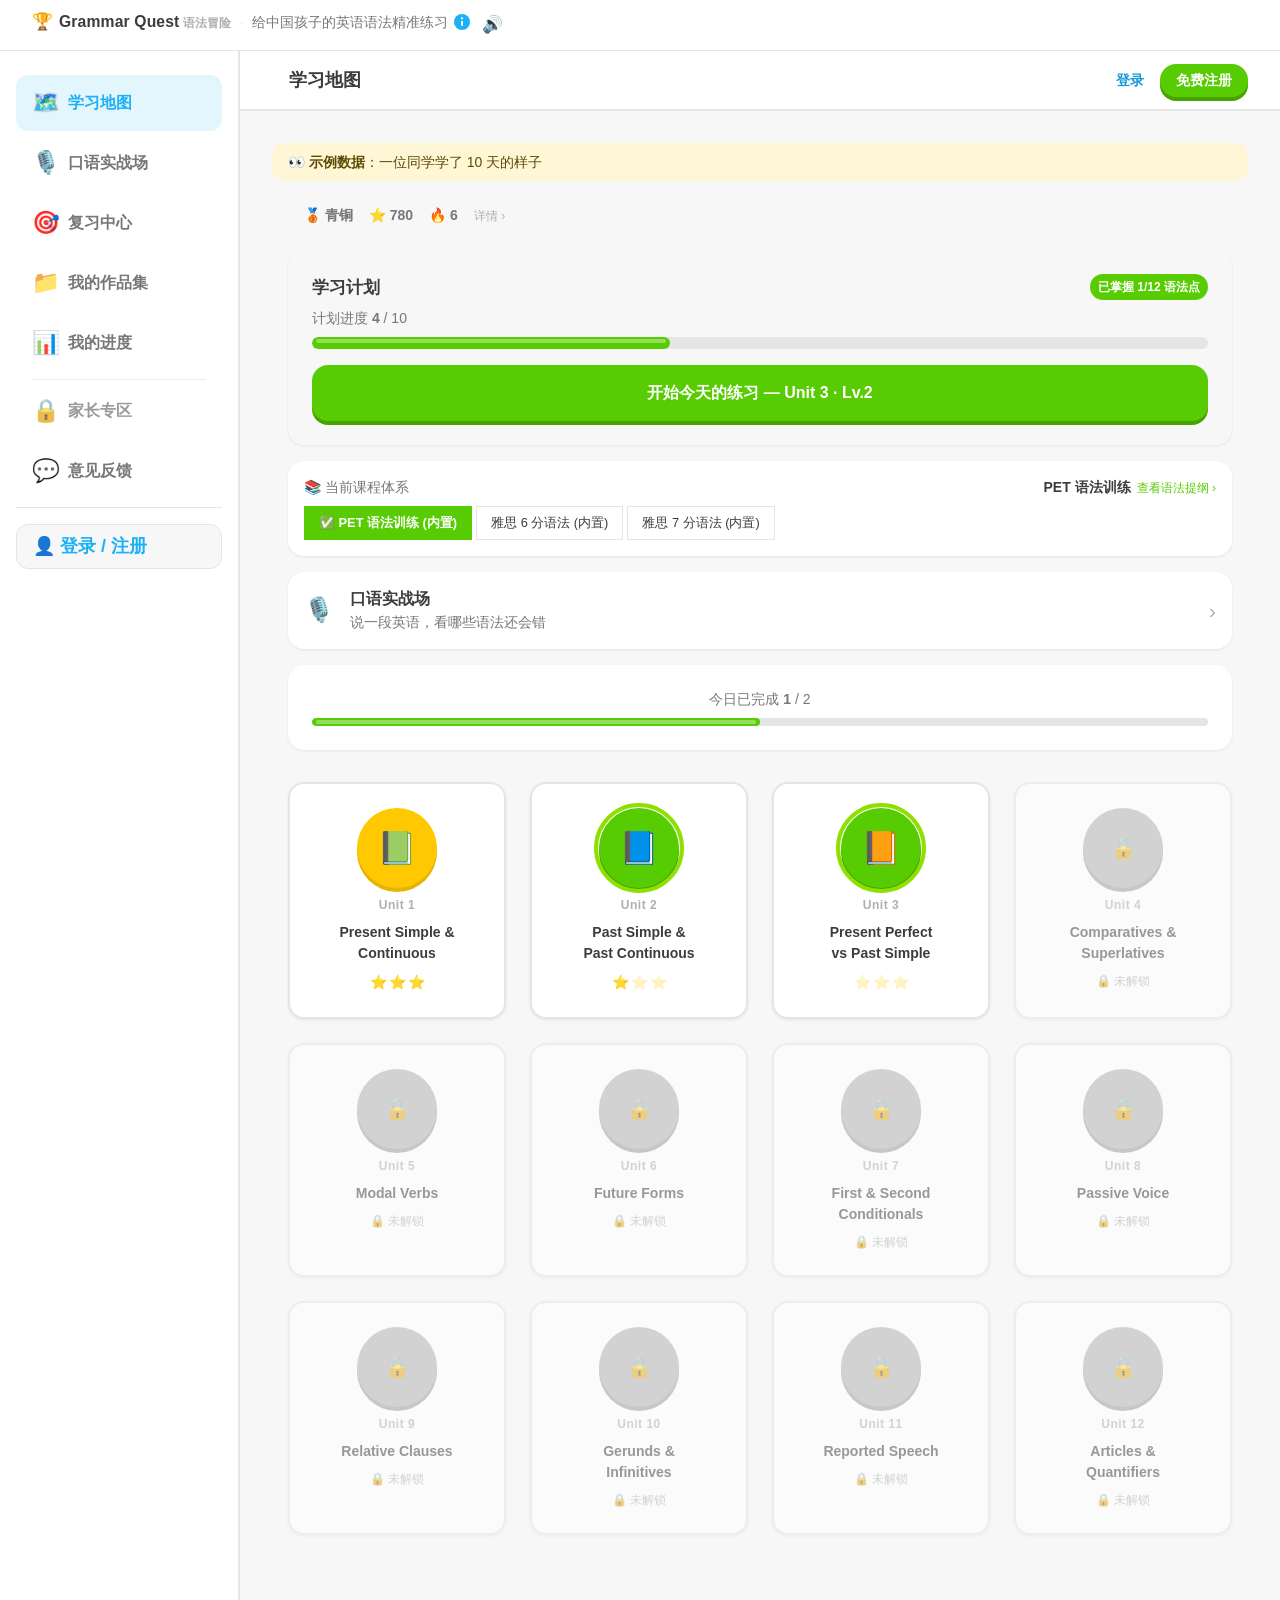
<file: index.html>
<!DOCTYPE html>
<html lang="zh-CN">
<head>
  <meta charset="UTF-8">
  <meta name="viewport" content="width=device-width, initial-scale=1.0, user-scalable=no">
  <meta name="description" content="备考 PET 和雅思的英语语法练习：3 分钟摸底找出没掌握的语法点，先练这几个。1,499 道题都有中文解析，写作 AI 逐句批改，错题自动回来复习。免费，手机浏览器直接用。">
  <meta name="keywords" content="英语语法,英语语法练习,PET语法,雅思语法,少儿英语语法,语法摸底测试,语法专项复习,Grammar Quest">
  <link rel="canonical" href="https://www.grammar-quest.net/">
  <!-- Google Search Console 所有权验证。验证通过后也不能删，删了会掉验证 -->
  <meta name="google-site-verification" content="fJda90hceLgo8PhLdUXcsAirh43FAD5v6hB6xvIoHw8" />
  <!-- 百度搜索资源平台所有权验证。验证通过后也不能删 -->
  <meta name="baidu-site-verification" content="codeva-4uX803ygUn" />
  <meta property="og:type" content="website">
  <meta property="og:site_name" content="Grammar Quest">
  <meta property="og:title" content="Grammar Quest｜给中国孩子的英语语法精准练习 · PET 雅思语法">
  <meta property="og:description" content="备考 PET 和雅思的英语语法练习：3 分钟摸底找出没掌握的语法点，先练这几个。1,499 道题都有中文解析，写作 AI 逐句批改，错题自动回来复习。免费，手机浏览器直接用。">
  <meta property="og:url" content="https://www.grammar-quest.net/">
  <meta property="og:locale" content="zh_CN">
  <meta name="theme-color" content="#58CC02">
  <!-- 添加到主屏幕：从桌面图标打开时全屏、有自己的图标和名字（见 js/pwa.js） -->
  <link rel="manifest" href="manifest.webmanifest">
  <link rel="apple-touch-icon" href="icons/apple-touch-icon.png">
  <meta name="mobile-web-app-capable" content="yes">
  <meta name="apple-mobile-web-app-capable" content="yes">
  <meta name="apple-mobile-web-app-title" content="语法冒险">
  <meta name="apple-mobile-web-app-status-bar-style" content="default">
  <title>Grammar Quest｜给中国孩子的英语语法精准练习 · PET 雅思语法</title>
  <link rel="icon" href="data:image/svg+xml,<svg xmlns='http://www.w3.org/2000/svg' viewBox='0 0 100 100'><text y='.9em' font-size='90'>🏆</text></svg>">
  <script type="application/ld+json">{"@context": "https://schema.org", "@type": "WebApplication", "name": "Grammar Quest 语法冒险", "alternateName": "Grammar Quest", "url": "https://www.grammar-quest.net/", "applicationCategory": "EducationalApplication", "operatingSystem": "Web", "inLanguage": "zh-CN", "description": "备考 PET 和雅思的英语语法练习：3 分钟摸底找出没掌握的语法点，先练这几个。1,499 道题都有中文解析，写作 AI 逐句批改，错题自动回来复习。免费，手机浏览器直接用。", "offers": {"@type": "Offer", "price": "0", "priceCurrency": "CNY"}, "audience": {"@type": "EducationalAudience", "educationalRole": "student"}}</script>
  <!-- 能跑脚本的浏览器会看到应用本身，下面那段静态介绍只留给不执行脚本的爬虫 -->
  <script>document.documentElement.classList.add('js')</script>
  <link rel="stylesheet" href="css/style.css">
  <link rel="stylesheet" href="css/oral.css">
</head>
<body>
  <div id="app">
    <!-- 静态介绍：百度等不执行脚本的爬虫只能读到这里。内容与应用内「这是什么」页一致，
         应用启动后整块被替换。改介绍时两边一起改。 -->
    <article class="seo-static">
      <h1>Grammar Quest 语法冒险：给中国孩子的英语语法精准练习</h1>
      <p>不做通用题库——按孩子的考试目标和当前水平，只练该练的。适合备考剑桥 PET、雅思的学生，家长还可以按自己的教材定制课程（需自备 AI key，或付费请我们定制）。</p>

      <h2>先摸底，再定计划</h2>
      <p>孩子第一次进来先做 12 道题，每个单元一题。做完就知道哪些语法点已经掌握、哪些还要练，学习计划按这个结果排，不是所有孩子都从第一单元开始。</p>

      <h2>每个语法点，分七步练</h2>
      <ol>
        <li>发现：读一个小故事，自己发现语法规律</li>
        <li>认识</li>
        <li>理解</li>
        <li>运用</li>
        <li>辨析</li>
        <li>挑战</li>
        <li>写作：用学到的语法写一段自己的话</li>
      </ol>

      <h2>薄弱点专项复习</h2>
      <p>系统记录每个语法点的正确率，复习中心优先挑出错题和薄弱语法点，集中突破。</p>

      <h2>三套内置语法课程，免费使用</h2>
      <ul>
        <li><a href="courses/pet.html">PET 语法训练（CEFR B1）：12 个单元语法点清单</a></li>
        <li><a href="courses/ielts6.html">雅思 6 分语法课程（CEFR B2）：12 个单元语法点清单</a></li>
        <li><a href="courses/ielts7.html">雅思 7 分语法课程（CEFR C1）：12 个单元语法点清单</a></li>
      </ul>
      <p>孩子用的教材不一样，家长还可以按自己的教材、考纲定制一整套课程：自备 AI 服务的 key 自己生成，或者付费请我们定制。</p>

      <h2>电脑、手机都能用</h2>
      <p>在家用电脑大屏练，出门用手机接着练，登录后学习进度自动同步。</p>

      <p>课程按 CEFR 等级、参考剑桥英语语法纲要（English Grammar Profile）编排，不是官方考纲。</p>
    </article>
    <noscript><p class="seo-static">练习需要开启浏览器的 JavaScript。</p></noscript>
  </div>
  <script type="module" src="js/app.js?v=20261107a"></script>
</body>
</html>
</file>
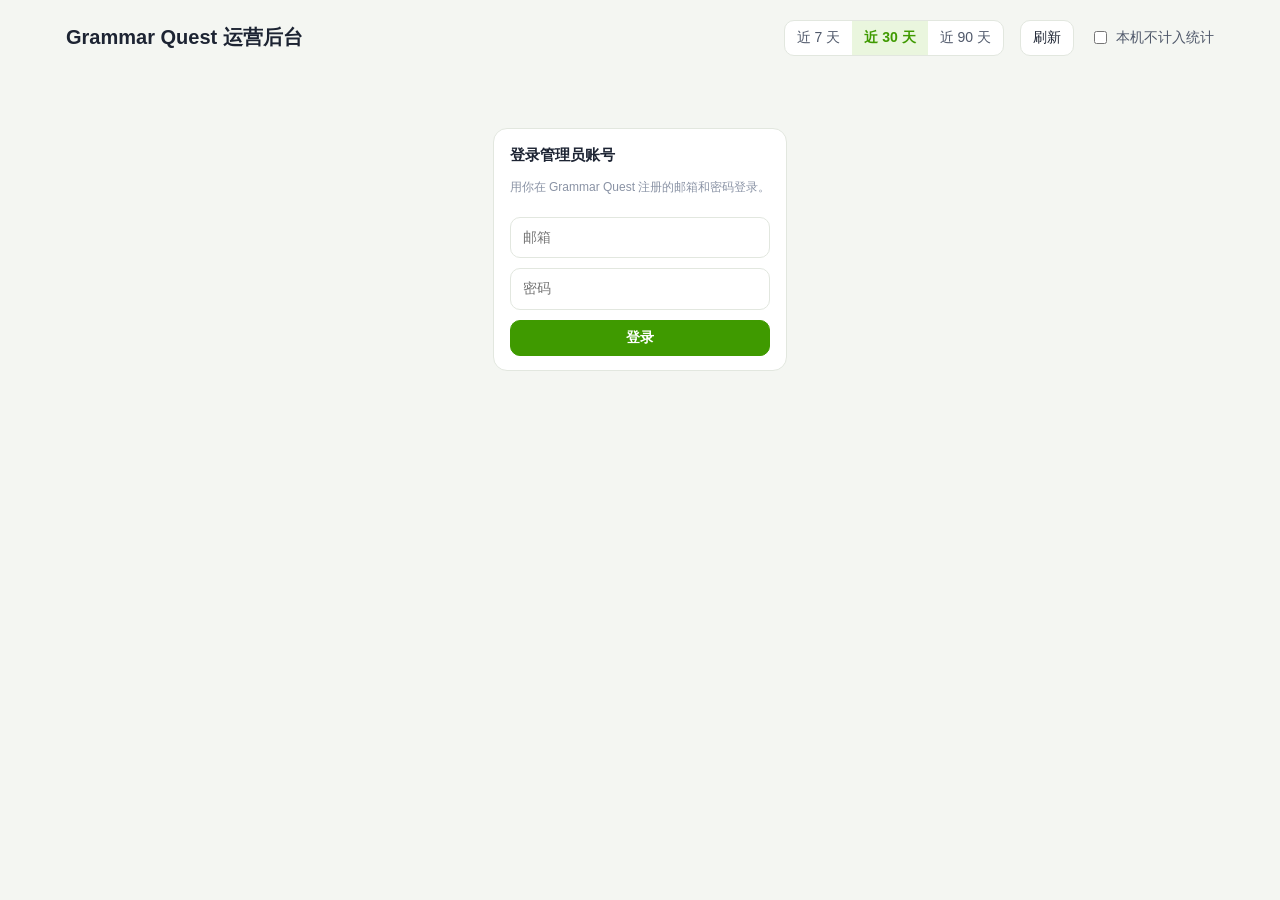
<file: admin.html>
<!DOCTYPE html>
<html lang="zh-CN">
<head>
<meta charset="UTF-8">
<meta name="viewport" content="width=device-width, initial-scale=1">
<meta name="robots" content="noindex, nofollow">
<title>Grammar Quest 运营后台</title>
<link rel="icon" href="data:image/svg+xml,<svg xmlns='http://www.w3.org/2000/svg' viewBox='0 0 100 100'><text y='.9em' font-size='90'>📊</text></svg>">
<style>
/* 运营后台：先看汇总数字，再看每天的走势，最后是明细。颜色只用站点品牌绿做强调，图表系列用固定的两色。 */
:root {
  color-scheme: light;
  --bg: #f4f6f2;
  --card: #ffffff;
  --ink: #1d2433;
  --ink-2: #4f586a;
  --muted: #8a93a5;
  --line: #e2e7df;
  --grid: #eef1ec;
  --brand: #3f9a00;
  --brand-soft: #eaf6de;
  --s1: #2a78d6;
  --s2: #eb6834;
  --warn-bg: #fff6e0; --warn-ink: #6b4e00;
  --err-bg: #fdecea;  --err-ink: #8e2f28;
  --font: -apple-system, BlinkMacSystemFont, "PingFang SC", "Hiragino Sans GB", "Microsoft YaHei", "Noto Sans SC", sans-serif;
  --mono: ui-monospace, SFMono-Regular, Menlo, monospace;
}
@media (prefers-color-scheme: dark) {
  :root:not([data-theme="light"]) {
    color-scheme: dark;
    --bg: #14171c; --card: #1d2128; --ink: #eef1f5; --ink-2: #c1c7d2; --muted: #8a93a5;
    --line: #2c323c; --grid: #262b33; --brand: #7fd13b; --brand-soft: #24341a;
    --s1: #3987e5; --s2: #d95926;
    --warn-bg: #3a3218; --warn-ink: #f3de9a; --err-bg: #3d1f1c; --err-ink: #f5b4ad;
  }
}
:root[data-theme="dark"] {
  color-scheme: dark;
  --bg: #14171c; --card: #1d2128; --ink: #eef1f5; --ink-2: #c1c7d2; --muted: #8a93a5;
  --line: #2c323c; --grid: #262b33; --brand: #7fd13b; --brand-soft: #24341a;
  --s1: #3987e5; --s2: #d95926;
  --warn-bg: #3a3218; --warn-ink: #f3de9a; --err-bg: #3d1f1c; --err-ink: #f5b4ad;
}
* { box-sizing: border-box; }
body { margin: 0; background: var(--bg); color: var(--ink); font-family: var(--font); font-size: 14px; line-height: 1.55; }
.wrap { max-width: 1180px; margin: 0 auto; padding-inline: 16px; padding-block: 20px 48px; display: flex; flex-direction: column; gap: 16px; }
header { display: flex; flex-wrap: wrap; align-items: center; gap: 10px 16px; }
header h1 { margin: 0; font-size: 20px; font-weight: 800; text-wrap: balance; }
header h1 small { font-weight: 500; color: var(--muted); font-size: 13px; margin-left: 6px; }
.spacer { flex: 1; }
.seg { display: inline-flex; border: 1px solid var(--line); border-radius: 10px; overflow: hidden; background: var(--card); }
.seg button { font: inherit; border: 0; background: none; color: var(--ink-2); padding: 6px 12px; cursor: pointer; }
.seg button[aria-pressed="true"] { background: var(--brand-soft); color: var(--brand); font-weight: 700; }
.btn { font: inherit; border: 1px solid var(--line); background: var(--card); color: var(--ink); border-radius: 10px; padding: 6px 12px; cursor: pointer; }
.btn.primary { background: var(--brand); border-color: var(--brand); color: #fff; font-weight: 700; }
button:focus-visible, input:focus-visible { outline: 2px solid var(--brand); outline-offset: 2px; }
.toggle { display: inline-flex; align-items: center; gap: 6px; color: var(--ink-2); cursor: pointer; }
.note { border-radius: 12px; padding: 10px 14px; font-size: 13px; }
.note.warn { background: var(--warn-bg); color: var(--warn-ink); }
.note.err { background: var(--err-bg); color: var(--err-ink); }
.note code { font-family: var(--mono); font-size: 12px; }
.card { background: var(--card); border: 1px solid var(--line); border-radius: 14px; padding: 14px 16px; min-width: 0; position: relative; }
.card h2 { margin: 0 0 2px; font-size: 15px; font-weight: 700; }
.card .sub { margin: 0 0 10px; color: var(--muted); font-size: 12px; }
.kpis { display: grid; grid-template-columns: repeat(auto-fit, minmax(160px, 1fr)); gap: 12px; }
.kpi { background: var(--card); border: 1px solid var(--line); border-radius: 14px; padding: 12px 14px; }
.kpi .k { color: var(--ink-2); font-size: 12px; letter-spacing: .02em; }
.kpi .v { font-size: 26px; font-weight: 800; font-variant-numeric: tabular-nums; margin-top: 2px; }
.kpi .d { color: var(--muted); font-size: 12px; margin-top: 2px; }
.grid2 { display: grid; grid-template-columns: repeat(2, minmax(0, 1fr)); gap: 12px; }
.grid3 { display: grid; grid-template-columns: repeat(3, minmax(0, 1fr)); gap: 12px; }
@media (max-width: 900px) { .grid3 { grid-template-columns: 1fr; } }
@media (max-width: 760px) { .grid2 { grid-template-columns: 1fr; } }
.legend { display: flex; flex-wrap: wrap; gap: 4px 14px; font-size: 12px; color: var(--ink-2); margin-bottom: 6px; }
.legend i { display: inline-block; width: 12px; height: 3px; border-radius: 2px; vertical-align: middle; margin-right: 6px; }
.legend i.box { height: 10px; width: 10px; border-radius: 3px; }
svg.chart { display: block; width: 100%; height: auto; overflow: visible; }
svg.chart text { fill: var(--muted); font-size: 11px; font-family: var(--font); }
svg.chart .gridline { stroke: var(--grid); stroke-width: 1; }
svg.chart .axis { stroke: var(--line); stroke-width: 1; }
svg.chart .cross { stroke: var(--muted); stroke-width: 1; stroke-dasharray: 3 3; }
.tip { position: absolute; pointer-events: none; background: var(--card); border: 1px solid var(--line); border-radius: 10px;
  box-shadow: 0 4px 16px rgba(0,0,0,.12); padding: 8px 10px; font-size: 12px; min-width: 120px; z-index: 5; }
.tip b { display: block; margin-bottom: 4px; color: var(--ink); }
.tip .row { display: flex; align-items: center; gap: 6px; color: var(--ink-2); }
.tip .row strong { margin-left: auto; color: var(--ink); font-variant-numeric: tabular-nums; }
.tip i { display: inline-block; width: 8px; height: 8px; border-radius: 50%; }
.bars { display: flex; flex-direction: column; gap: 8px; }
.bar { display: grid; grid-template-columns: minmax(70px, 34%) 1fr auto; align-items: center; gap: 8px; font-size: 13px; }
.bar .lab { color: var(--ink-2); overflow: hidden; text-overflow: ellipsis; white-space: nowrap; }
.bar .track { height: 10px; background: var(--grid); border-radius: 0 5px 5px 0; overflow: hidden; }
.bar .fill { height: 100%; background: var(--s1); border-radius: 0 5px 5px 0; }
.bar .num { font-variant-numeric: tabular-nums; color: var(--ink); min-width: 4.5em; text-align: right; }
.bar .num small { color: var(--muted); margin-left: 4px; }
.empty { color: var(--muted); font-size: 13px; padding: 18px 0; text-align: center; }
details.data { margin-top: 8px; font-size: 12px; color: var(--ink-2); }
details.data summary { cursor: pointer; color: var(--muted); }
.tablewrap { overflow-x: auto; }
table { border-collapse: collapse; width: 100%; font-size: 13px; }
th, td { text-align: left; padding: 7px 10px; border-bottom: 1px solid var(--line); white-space: nowrap; }
th { color: var(--muted); font-weight: 600; font-size: 12px; position: sticky; top: 0; background: var(--card); }
td.num, th.num { text-align: right; font-variant-numeric: tabular-nums; }
.pill { display: inline-block; font-size: 11px; padding: 1px 8px; border-radius: 999px; background: var(--grid); color: var(--ink-2); }
.pill.on { background: var(--brand-soft); color: var(--brand); }
.login { max-width: 380px; margin: 40px auto; display: flex; flex-direction: column; gap: 10px; }
.login input { font: inherit; padding: 9px 12px; border: 1px solid var(--line); border-radius: 10px; background: var(--card); color: var(--ink); }
.foot { color: var(--muted); font-size: 12px; }
[hidden] { display: none !important; }
</style>
</head>
<body>
<div class="wrap">
  <header>
    <h1>Grammar Quest 运营后台<small id="who"></small></h1>
    <span class="spacer"></span>
    <div class="seg" role="group" aria-label="时间范围" id="range">
      <button type="button" data-days="7">近 7 天</button>
      <button type="button" data-days="30" aria-pressed="true">近 30 天</button>
      <button type="button" data-days="90">近 90 天</button>
    </div>
    <button class="btn" type="button" id="refresh">刷新</button>
    <label class="toggle" title="打开后，这台设备上的访问不会被统计"><input type="checkbox" id="notrack"> 本机不计入统计</label>
    <button class="btn" type="button" id="logout" hidden>退出</button>
  </header>

  <div id="msg"></div>

  <form class="card login" id="loginForm" hidden>
    <h2>登录管理员账号</h2>
    <p class="sub">用你在 Grammar Quest 注册的邮箱和密码登录。</p>
    <input type="email" id="email" placeholder="邮箱" autocomplete="username" required>
    <input type="password" id="password" placeholder="密码" autocomplete="current-password" required>
    <button class="btn primary" type="submit" id="loginBtn">登录</button>
  </form>

  <main id="dash" hidden>
    <div class="wrap" style="padding:0">
      <section class="kpis" id="kpis" aria-label="汇总"></section>

      <section class="card">
        <h2>每日访客与访问次数</h2>
        <p class="sub">访客 = 不同的浏览器；访问次数 = 30 分钟内的连续使用算一次</p>
        <div class="legend"><span><i style="background:var(--s1)"></i>访客</span><span><i style="background:var(--s2)"></i>访问次数</span></div>
        <div id="chartVisits"></div>
      </section>

      <div class="grid2">
        <section class="card">
          <h2>每日练习次数</h2>
          <p class="sub">埋点：所有人完成的关卡；学习记录：已登录用户存在云端的练习（埋点上线前的也有）</p>
          <div class="legend"><span><i class="box" style="background:var(--s1)"></i>埋点</span><span><i class="box" style="background:var(--s2)"></i>学习记录</span></div>
          <div id="chartPractice"></div>
        </section>
        <section class="card">
          <h2>每日新注册</h2>
          <p class="sub">来自账号系统，包含埋点上线之前的注册</p>
          <div id="chartSignups"></div>
        </section>
      </div>

      <div class="grid2">
        <section class="card">
          <h2>一次访问停留多久</h2>
          <p class="sub">按访问次数统计</p>
          <div id="chartDwell"></div>
        </section>
        <section class="card">
          <h2>从来访到注册</h2>
          <p class="sub">所选时间内，走到每一步的访客数和占比</p>
          <div id="funnel"></div>
        </section>
      </div>

      <div class="grid3">
        <section class="card"><h2>来源</h2><p class="sub">按访问次数</p><div id="sources"></div></section>
        <section class="card"><h2>设备</h2><p class="sub">按访问次数</p><div id="devices"></div></section>
        <section class="card"><h2>看得最多的页面</h2><p class="sub">按页面访问次数</p><div id="routes"></div></section>
      </div>

      <section class="card">
        <h2>注册用户</h2>
        <p class="sub" id="usersSub"></p>
        <div class="tablewrap"><table id="users"></table></div>
      </section>

      <p class="foot" id="foot"></p>
    </div>
  </main>
</div>
<script type="module" src="js/admin.js?v=20260621g"></script>
</body>
</html>
</file>
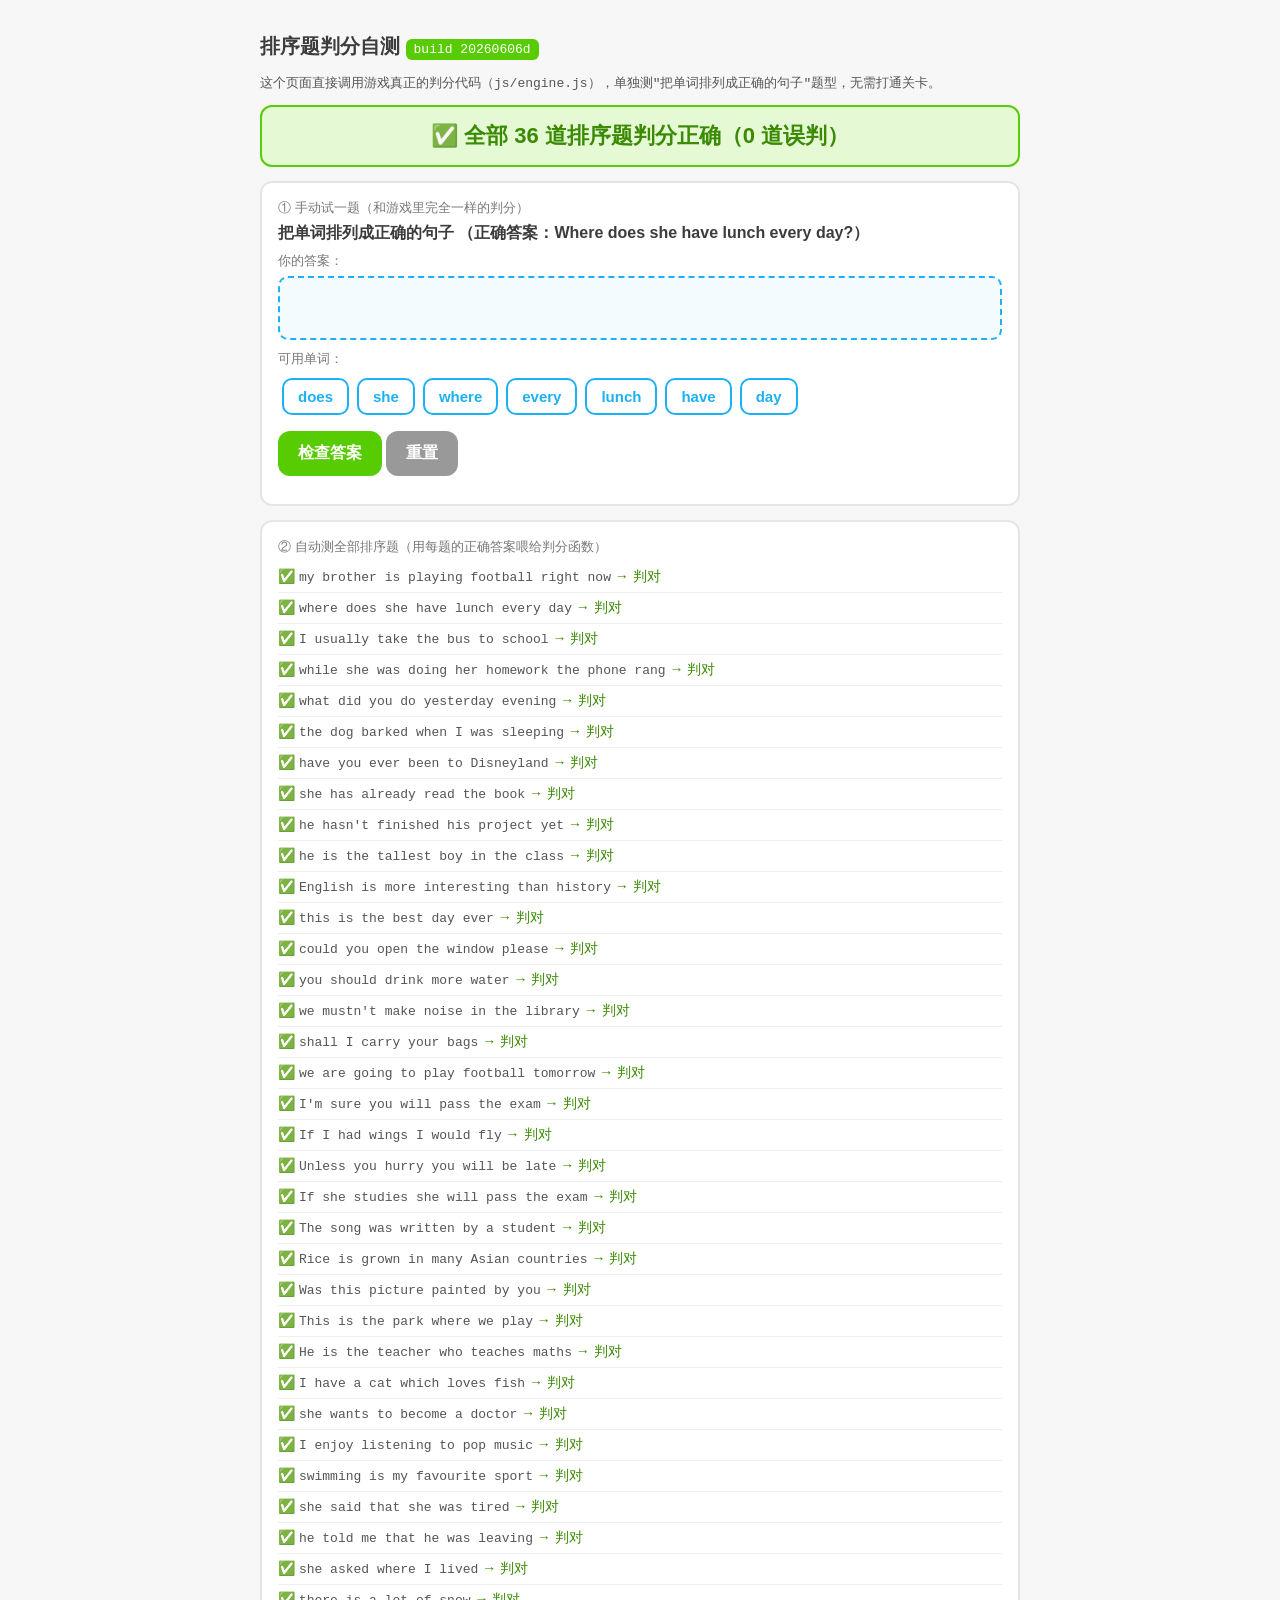
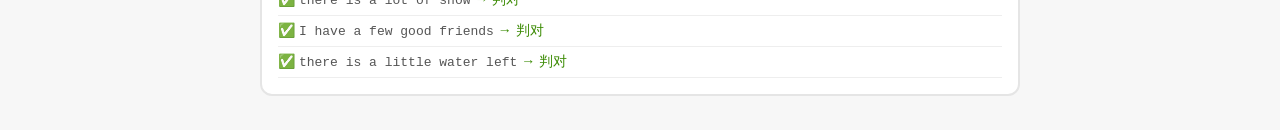
<file: reorder-test.html>
<!DOCTYPE html>
<html lang="zh-CN">
<head>
  <meta charset="UTF-8">
  <meta name="viewport" content="width=device-width, initial-scale=1.0">
  <title>排序题判分自测 - Grammar Quest</title>
  <style>
    body { font-family: -apple-system, "PingFang SC", "Microsoft YaHei", sans-serif;
           max-width: 760px; margin: 0 auto; padding: 20px; color: #3c3c3c; background:#f7f7f7; }
    h1 { font-size: 20px; }
    .build { font: 13px monospace; color:#fff; background:#58CC02; padding:3px 8px; border-radius:6px; }
    .card { background:#fff; border:2px solid #e5e5e5; border-radius:12px; padding:16px; margin:14px 0; }
    .summary { font-size: 22px; font-weight: 800; padding:14px; border-radius:12px; text-align:center; }
    .ok { background:#e6f9d5; color:#3a8a02; border:2px solid #58CC02; }
    .bad{ background:#ffe1e1; color:#c01919; border:2px solid #FF4B4B; }
    .chip { display:inline-block; margin:4px; padding:8px 14px; border-radius:10px; border:2px solid #1CB0F6;
            background:#fff; color:#1CB0F6; font-weight:700; cursor:pointer; font-size:15px; }
    .chip.placed { opacity:.35; pointer-events:none; }
    .ansbox { min-height:48px; border:2px dashed #1CB0F6; border-radius:10px; padding:6px; background:rgba(28,176,246,.05); }
    .ansbox .chip { background:#1CB0F6; color:#fff; }
    .btn { margin-top:12px; padding:12px 20px; border:none; border-radius:12px; background:#58CC02; color:#fff;
           font-weight:800; font-size:16px; cursor:pointer; }
    .verdict { margin-top:12px; font-weight:800; font-size:18px; }
    .row { padding:6px 0; border-bottom:1px solid #eee; font-size:14px; }
    .pass { color:#3a8a02; } .fail { color:#c01919; }
    .mono { font-family: monospace; font-size:13px; color:#555; }
    .label { color:#777; font-size:13px; margin-bottom:6px; }
  </style>
</head>
<body>
  <h1>排序题判分自测 <span class="build" id="build">build ?</span></h1>
  <p class="mono">这个页面直接调用游戏真正的判分代码（<code>js/engine.js</code>），单独测"把单词排列成正确的句子"题型，无需打通关卡。</p>

  <div id="summary" class="summary">正在加载…</div>

  <div class="card">
    <div class="label">① 手动试一题（和游戏里完全一样的判分）</div>
    <div id="qinstruction" style="font-weight:700;margin-bottom:8px;"></div>
    <div class="label">你的答案：</div>
    <div id="answer" class="ansbox"></div>
    <div class="label" style="margin-top:10px;">可用单词：</div>
    <div id="bank"></div>
    <button class="btn" id="check">检查答案</button>
    <button class="btn" id="reset" style="background:#999;">重置</button>
    <div id="verdict" class="verdict"></div>
  </div>

  <div class="card">
    <div class="label">② 自动测全部排序题（用每题的正确答案喂给判分函数）</div>
    <div id="auto"></div>
  </div>

  <script type="module">
    import { engine } from './js/engine.js';
    import { units } from './js/data/units.js';

    const BUILD = '20260606d';
    document.getElementById('build').textContent = 'build ' + BUILD;

    // Collect every reorder question across all units/levels.
    const reorderQs = [];
    for (const unit of Object.values(units)) {
      for (const lvl of Object.values(unit.levels || {})) {
        for (const q of lvl.questions || []) {
          if (q.type === 'reorder') reorderQs.push(q);
        }
      }
    }

    // ---- ② Auto-test: build the correct answer from words, run real checkAnswer ----
    const clean = s => String(s).trim().toLowerCase()
      .replace(/[.,!?;:'"]+/g, '').replace(/\s+/g, ' ').trim();

    let pass = 0, fail = 0;
    const autoEl = document.getElementById('auto');
    for (const q of reorderQs) {
      // find a permutation of words matching the correct sentence
      const tgt = clean(q.correctSentence).split(' ');
      const used = new Set(); const perm = [];
      for (const w of tgt) {
        for (let i = 0; i < q.words.length; i++) {
          if (!used.has(i) && clean(q.words[i]) === w) { perm.push(i); used.add(i); break; }
        }
      }
      const answer = perm.map(i => q.words[i]).join(' ');
      const r = engine.checkAnswer(q, answer);
      r.correct ? pass++ : fail++;
      const row = document.createElement('div');
      row.className = 'row ' + (r.correct ? 'pass' : 'fail');
      row.innerHTML = (r.correct ? '✅ ' : '❌ ') +
        '<span class="mono">' + answer + '</span> → ' + (r.correct ? '判对' : '判错（应为正确）');
      autoEl.appendChild(row);
    }

    const sum = document.getElementById('summary');
    if (fail === 0) {
      sum.className = 'summary ok';
      sum.textContent = '✅ 全部 ' + pass + ' 道排序题判分正确（0 道误判）';
    } else {
      sum.className = 'summary bad';
      sum.textContent = '❌ 有 ' + fail + ' 道被误判（共 ' + reorderQs.length + ' 道）';
    }

    // ---- ① Interactive: pick the "have lunch every day" question (or first) ----
    const demo = reorderQs.find(q => /have lunch every day/i.test(q.correctSentence)) || reorderQs[0];
    document.getElementById('qinstruction').textContent =
      (demo.instruction || '把单词排列成正确的句子') + '  （正确答案：' + demo.correctSentence + '）';

    let answerIdx = [];
    const bankEl = document.getElementById('answer'); // answer area
    const ansEl = document.getElementById('answer');
    const wordBankEl = document.getElementById('bank');
    const verdictEl = document.getElementById('verdict');

    function renderDemo() {
      // answer area
      ansEl.innerHTML = '';
      answerIdx.forEach(idx => {
        const c = document.createElement('span');
        c.className = 'chip';
        c.textContent = demo.words[idx];
        c.onclick = () => { answerIdx = answerIdx.filter(i => i !== idx); renderDemo(); };
        ansEl.appendChild(c);
      });
      // word bank
      wordBankEl.innerHTML = '';
      demo.words.forEach((w, idx) => {
        const c = document.createElement('span');
        c.className = 'chip' + (answerIdx.includes(idx) ? ' placed' : '');
        c.textContent = w;
        c.onclick = () => { if (!answerIdx.includes(idx)) { answerIdx.push(idx); renderDemo(); } };
        wordBankEl.appendChild(c);
      });
    }
    renderDemo();

    document.getElementById('check').onclick = () => {
      // EXACTLY how the game builds the answer string:
      const answer = answerIdx.map(i => demo.words[i]).join(' ');
      const r = engine.checkAnswer(demo, answer);
      verdictEl.className = 'verdict ' + (r.correct ? 'pass' : 'fail');
      verdictEl.innerHTML = (r.correct ? '✅ 回答正确！' : '❌ 回答错误')
        + '<br><span class="mono">你的答案: "' + answer + '"</span>';
    };
    document.getElementById('reset').onclick = () => { answerIdx = []; verdictEl.textContent = ''; renderDemo(); };
  </script>
</body>
</html>
</file>
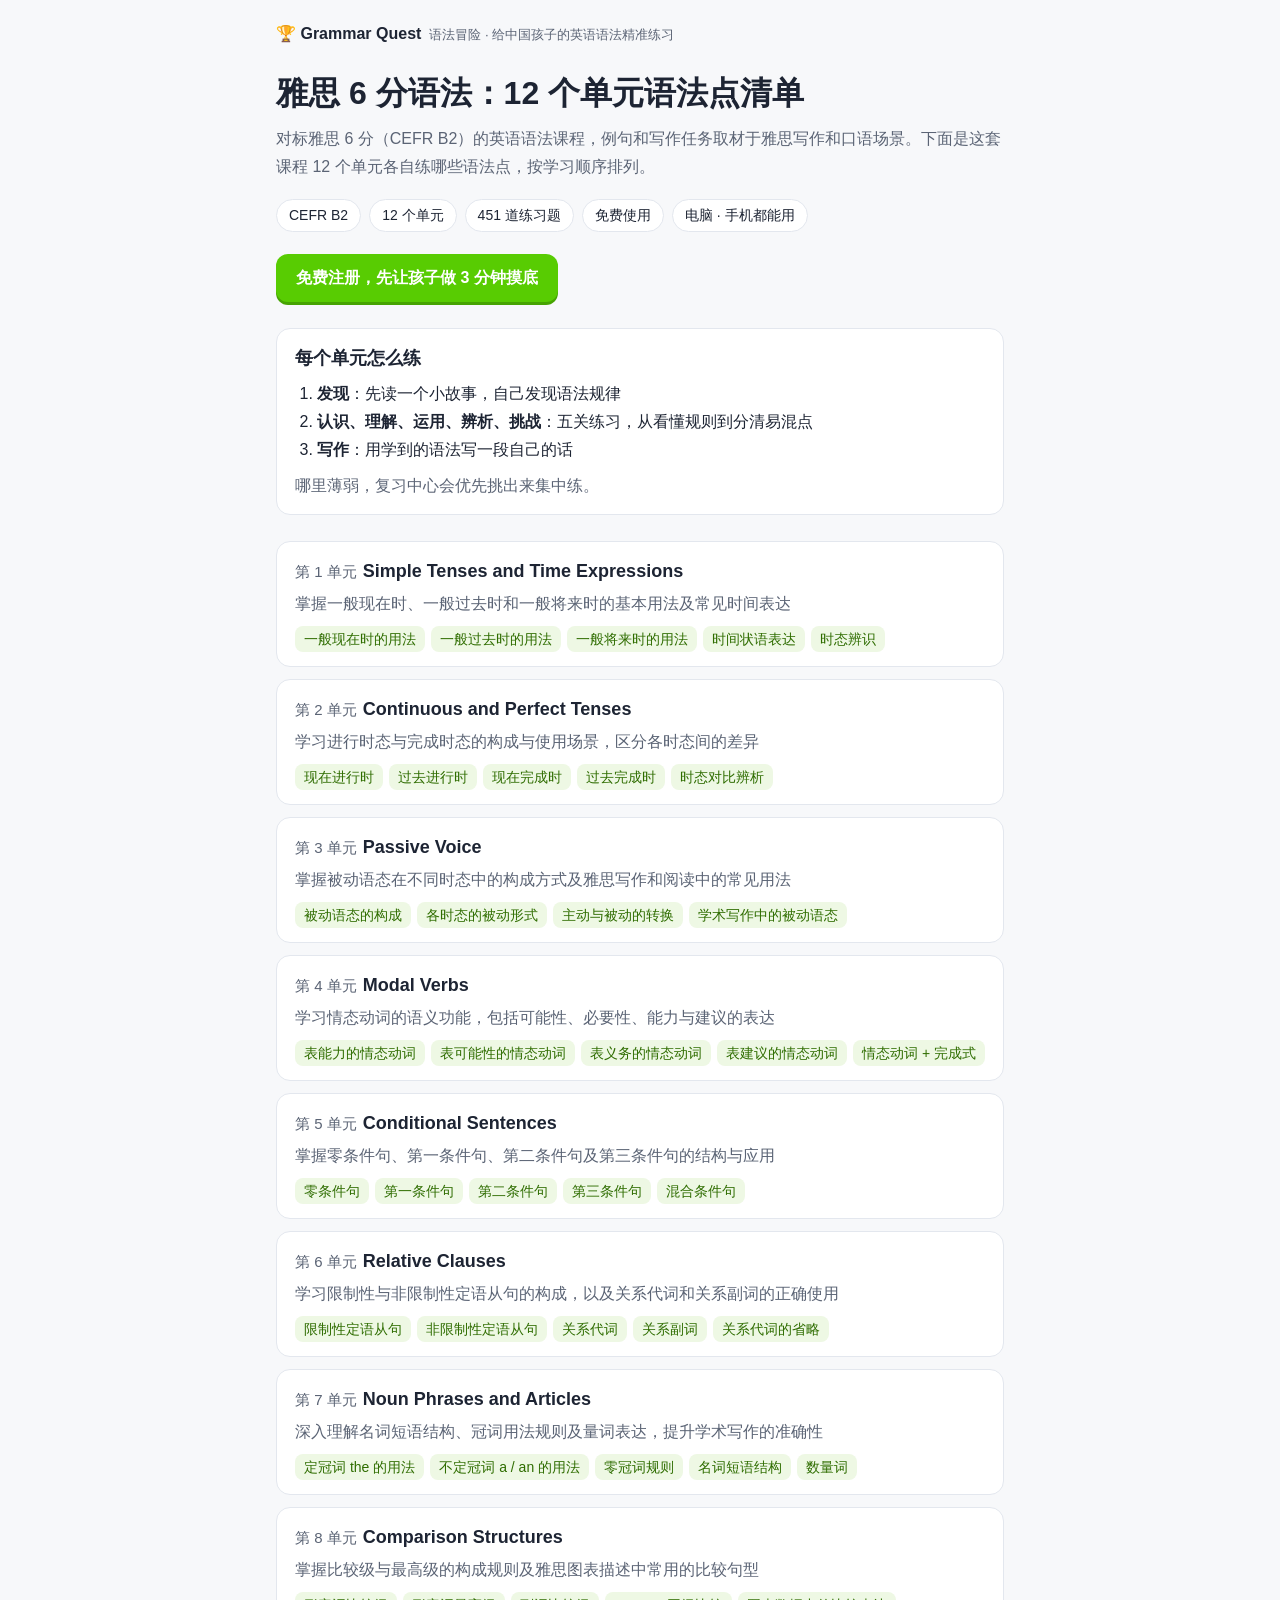
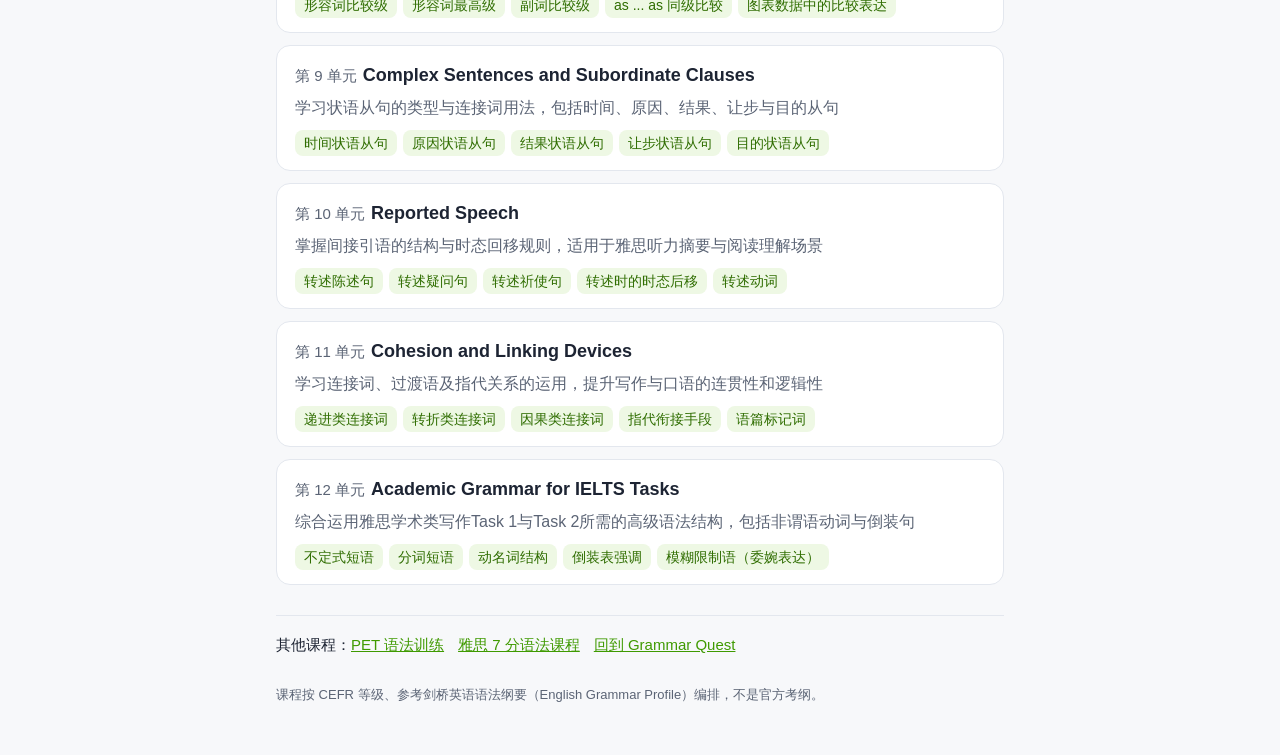
<file: courses/ielts6.html>
<!DOCTYPE html>
<html lang="zh-CN">
<head>
<meta charset="UTF-8">
<meta name="viewport" content="width=device-width, initial-scale=1">
<title>雅思 6 分语法：12 个单元语法点清单｜Grammar Quest</title>
<meta name="description" content="对标雅思 6 分（CEFR B2）的英语语法课程，例句和写作任务取材于雅思写作和口语场景。共 12 个单元、451 道练习题，每个语法点分七步练：读故事发现规律，再认识、理解、运用、辨析、挑战，最后写作运用。先摸底再定计划，薄弱点专项复习，免费使用。">
<link rel="canonical" href="https://www.grammar-quest.net/courses/ielts6.html">
<meta property="og:type" content="website">
<meta property="og:site_name" content="Grammar Quest">
<meta property="og:title" content="雅思 6 分语法：12 个单元语法点清单｜Grammar Quest">
<meta property="og:description" content="对标雅思 6 分（CEFR B2）的英语语法课程，例句和写作任务取材于雅思写作和口语场景。共 12 个单元、451 道练习题，每个语法点分七步练：读故事发现规律，再认识、理解、运用、辨析、挑战，最后写作运用。先摸底再定计划，薄弱点专项复习，免费使用。">
<meta property="og:url" content="https://www.grammar-quest.net/courses/ielts6.html">
<meta property="og:locale" content="zh_CN">
<link rel="icon" href="data:image/svg+xml,<svg xmlns='http://www.w3.org/2000/svg' viewBox='0 0 100 100'><text y='.9em' font-size='90'>🏆</text></svg>">
<script type="application/ld+json">{"@context":"https://schema.org","@type":"Course","name":"雅思 6 分语法课程","description":"对标雅思 6 分（CEFR B2）的英语语法课程，例句和写作任务取材于雅思写作和口语场景。共 12 个单元、451 道练习题，每个语法点分七步练：读故事发现规律，再认识、理解、运用、辨析、挑战，最后写作运用。先摸底再定计划，薄弱点专项复习，免费使用。","url":"https://www.grammar-quest.net/courses/ielts6.html","inLanguage":"zh-CN","educationalLevel":"CEFR B2","isAccessibleForFree":true,"provider":{"@type":"Organization","name":"Grammar Quest","url":"https://www.grammar-quest.net/"},"hasPart":[{"@type":"CreativeWork","name":"第 1 单元 Simple Tenses and Time Expressions","description":"掌握一般现在时、一般过去时和一般将来时的基本用法及常见时间表达"},{"@type":"CreativeWork","name":"第 2 单元 Continuous and Perfect Tenses","description":"学习进行时态与完成时态的构成与使用场景，区分各时态间的差异"},{"@type":"CreativeWork","name":"第 3 单元 Passive Voice","description":"掌握被动语态在不同时态中的构成方式及雅思写作和阅读中的常见用法"},{"@type":"CreativeWork","name":"第 4 单元 Modal Verbs","description":"学习情态动词的语义功能，包括可能性、必要性、能力与建议的表达"},{"@type":"CreativeWork","name":"第 5 单元 Conditional Sentences","description":"掌握零条件句、第一条件句、第二条件句及第三条件句的结构与应用"},{"@type":"CreativeWork","name":"第 6 单元 Relative Clauses","description":"学习限制性与非限制性定语从句的构成，以及关系代词和关系副词的正确使用"},{"@type":"CreativeWork","name":"第 7 单元 Noun Phrases and Articles","description":"深入理解名词短语结构、冠词用法规则及量词表达，提升学术写作的准确性"},{"@type":"CreativeWork","name":"第 8 单元 Comparison Structures","description":"掌握比较级与最高级的构成规则及雅思图表描述中常用的比较句型"},{"@type":"CreativeWork","name":"第 9 单元 Complex Sentences and Subordinate Clauses","description":"学习状语从句的类型与连接词用法，包括时间、原因、结果、让步与目的从句"},{"@type":"CreativeWork","name":"第 10 单元 Reported Speech","description":"掌握间接引语的结构与时态回移规则，适用于雅思听力摘要与阅读理解场景"},{"@type":"CreativeWork","name":"第 11 单元 Cohesion and Linking Devices","description":"学习连接词、过渡语及指代关系的运用，提升写作与口语的连贯性和逻辑性"},{"@type":"CreativeWork","name":"第 12 单元 Academic Grammar for IELTS Tasks","description":"综合运用雅思学术类写作Task 1与Task 2所需的高级语法结构，包括非谓语动词与倒装句"}]}</script>
<style>
:root{--ink:#1d2433;--muted:#5b6475;--line:#e3e7ee;--bg:#f7f8fa;--card:#fff;--brand:#3f9a00;--brand-soft:#eef8e4}
*{box-sizing:border-box}
body{margin:0;background:var(--bg);color:var(--ink);line-height:1.75;
  font-family:-apple-system,BlinkMacSystemFont,"PingFang SC","Hiragino Sans GB","Microsoft YaHei","Noto Sans SC",sans-serif}
a{color:var(--brand)}
.wrap{max-width:760px;margin:0 auto;padding-inline:16px;padding-block:20px 48px}
.top{display:flex;flex-wrap:wrap;align-items:baseline;column-gap:8px;font-weight:700;text-decoration:none;color:var(--ink);margin-bottom:24px;white-space:nowrap}
.top small{font-weight:400;color:var(--muted);white-space:normal}
@media (max-width:520px){.top small{flex-basis:100%}}
h1{font-size:clamp(24px,5vw,32px);line-height:1.35;margin:0 0 10px;text-wrap:balance}
.lead{color:var(--muted);margin:0 0 18px}
.facts{display:flex;flex-wrap:wrap;gap:8px;margin:0 0 22px;padding:0;list-style:none}
.facts li{background:var(--card);border:1px solid var(--line);border-radius:999px;padding:3px 12px;font-size:14px}
.cta{display:inline-block;background:#58cc02;color:#fff;text-decoration:none;font-weight:700;
  padding:10px 20px;border-radius:12px;box-shadow:0 3px 0 #46a302}
.steps{background:var(--card);border:1px solid var(--line);border-radius:14px;padding:14px 18px;margin:26px 0}
.steps h2{font-size:18px;margin:0 0 6px}
.steps ol{margin:0;padding-left:1.4em}
.unit{background:var(--card);border:1px solid var(--line);border-radius:14px;padding:14px 18px;margin:0 0 12px}
.unit h2{font-size:18px;margin:0 0 2px}
.unit h2 span{color:var(--muted);font-weight:400;font-size:15px;margin-right:6px}
.unit p{margin:0 0 8px;color:var(--muted)}
.chips{display:flex;flex-wrap:wrap;gap:6px;margin:0;padding:0;list-style:none}
.chips li{background:var(--brand-soft);color:#2f6d00;border-radius:8px;padding:1px 9px;font-size:14px}
.more{margin-top:30px;padding-top:16px;border-top:1px solid var(--line);font-size:15px}
.more a{margin-right:14px}
footer{margin-top:26px;font-size:13px;color:var(--muted)}
</style>
</head>
<body>
<div class="wrap">
  <a class="top" href="../">🏆 Grammar Quest <small>语法冒险 · 给中国孩子的英语语法精准练习</small></a>
  <main>
    <h1>雅思 6 分语法：12 个单元语法点清单</h1>
    <p class="lead">对标雅思 6 分（CEFR B2）的英语语法课程，例句和写作任务取材于雅思写作和口语场景。下面是这套课程 12 个单元各自练哪些语法点，按学习顺序排列。</p>
    <ul class="facts">
      <li>CEFR B2</li><li>12 个单元</li><li>451 道练习题</li><li>免费使用</li><li>电脑 · 手机都能用</li>
    </ul>
    <a class="cta" href="../#placement">免费注册，先让孩子做 3 分钟摸底</a>

    <section class="steps">
      <h2>每个单元怎么练</h2>
      <ol>
        <li><b>发现</b>：先读一个小故事，自己发现语法规律</li>
        <li><b>认识、理解、运用、辨析、挑战</b>：五关练习，从看懂规则到分清易混点</li>
        <li><b>写作</b>：用学到的语法写一段自己的话</li>
      </ol>
      <p style="margin:8px 0 0;color:var(--muted)">哪里薄弱，复习中心会优先挑出来集中练。</p>
    </section>

    <section class="unit">
      <h2><span>第 1 单元</span>Simple Tenses and Time Expressions</h2>
      <p>掌握一般现在时、一般过去时和一般将来时的基本用法及常见时间表达</p>
      <ul class="chips"><li>一般现在时的用法</li><li>一般过去时的用法</li><li>一般将来时的用法</li><li>时间状语表达</li><li>时态辨识</li></ul>
    </section>
    <section class="unit">
      <h2><span>第 2 单元</span>Continuous and Perfect Tenses</h2>
      <p>学习进行时态与完成时态的构成与使用场景，区分各时态间的差异</p>
      <ul class="chips"><li>现在进行时</li><li>过去进行时</li><li>现在完成时</li><li>过去完成时</li><li>时态对比辨析</li></ul>
    </section>
    <section class="unit">
      <h2><span>第 3 单元</span>Passive Voice</h2>
      <p>掌握被动语态在不同时态中的构成方式及雅思写作和阅读中的常见用法</p>
      <ul class="chips"><li>被动语态的构成</li><li>各时态的被动形式</li><li>主动与被动的转换</li><li>学术写作中的被动语态</li></ul>
    </section>
    <section class="unit">
      <h2><span>第 4 单元</span>Modal Verbs</h2>
      <p>学习情态动词的语义功能，包括可能性、必要性、能力与建议的表达</p>
      <ul class="chips"><li>表能力的情态动词</li><li>表可能性的情态动词</li><li>表义务的情态动词</li><li>表建议的情态动词</li><li>情态动词 + 完成式</li></ul>
    </section>
    <section class="unit">
      <h2><span>第 5 单元</span>Conditional Sentences</h2>
      <p>掌握零条件句、第一条件句、第二条件句及第三条件句的结构与应用</p>
      <ul class="chips"><li>零条件句</li><li>第一条件句</li><li>第二条件句</li><li>第三条件句</li><li>混合条件句</li></ul>
    </section>
    <section class="unit">
      <h2><span>第 6 单元</span>Relative Clauses</h2>
      <p>学习限制性与非限制性定语从句的构成，以及关系代词和关系副词的正确使用</p>
      <ul class="chips"><li>限制性定语从句</li><li>非限制性定语从句</li><li>关系代词</li><li>关系副词</li><li>关系代词的省略</li></ul>
    </section>
    <section class="unit">
      <h2><span>第 7 单元</span>Noun Phrases and Articles</h2>
      <p>深入理解名词短语结构、冠词用法规则及量词表达，提升学术写作的准确性</p>
      <ul class="chips"><li>定冠词 the 的用法</li><li>不定冠词 a / an 的用法</li><li>零冠词规则</li><li>名词短语结构</li><li>数量词</li></ul>
    </section>
    <section class="unit">
      <h2><span>第 8 单元</span>Comparison Structures</h2>
      <p>掌握比较级与最高级的构成规则及雅思图表描述中常用的比较句型</p>
      <ul class="chips"><li>形容词比较级</li><li>形容词最高级</li><li>副词比较级</li><li>as ... as 同级比较</li><li>图表数据中的比较表达</li></ul>
    </section>
    <section class="unit">
      <h2><span>第 9 单元</span>Complex Sentences and Subordinate Clauses</h2>
      <p>学习状语从句的类型与连接词用法，包括时间、原因、结果、让步与目的从句</p>
      <ul class="chips"><li>时间状语从句</li><li>原因状语从句</li><li>结果状语从句</li><li>让步状语从句</li><li>目的状语从句</li></ul>
    </section>
    <section class="unit">
      <h2><span>第 10 单元</span>Reported Speech</h2>
      <p>掌握间接引语的结构与时态回移规则，适用于雅思听力摘要与阅读理解场景</p>
      <ul class="chips"><li>转述陈述句</li><li>转述疑问句</li><li>转述祈使句</li><li>转述时的时态后移</li><li>转述动词</li></ul>
    </section>
    <section class="unit">
      <h2><span>第 11 单元</span>Cohesion and Linking Devices</h2>
      <p>学习连接词、过渡语及指代关系的运用，提升写作与口语的连贯性和逻辑性</p>
      <ul class="chips"><li>递进类连接词</li><li>转折类连接词</li><li>因果类连接词</li><li>指代衔接手段</li><li>语篇标记词</li></ul>
    </section>
    <section class="unit">
      <h2><span>第 12 单元</span>Academic Grammar for IELTS Tasks</h2>
      <p>综合运用雅思学术类写作Task 1与Task 2所需的高级语法结构，包括非谓语动词与倒装句</p>
      <ul class="chips"><li>不定式短语</li><li>分词短语</li><li>动名词结构</li><li>倒装表强调</li><li>模糊限制语（委婉表达）</li></ul>
    </section>

    <p class="more">其他课程：<a href="pet.html">PET 语法训练</a><a href="ielts7.html">雅思 7 分语法课程</a><a href="../">回到 Grammar Quest</a></p>
  </main>
  <footer>课程按 CEFR 等级、参考剑桥英语语法纲要（English Grammar Profile）编排，不是官方考纲。</footer>
</div>
</body>
</html>
</file>
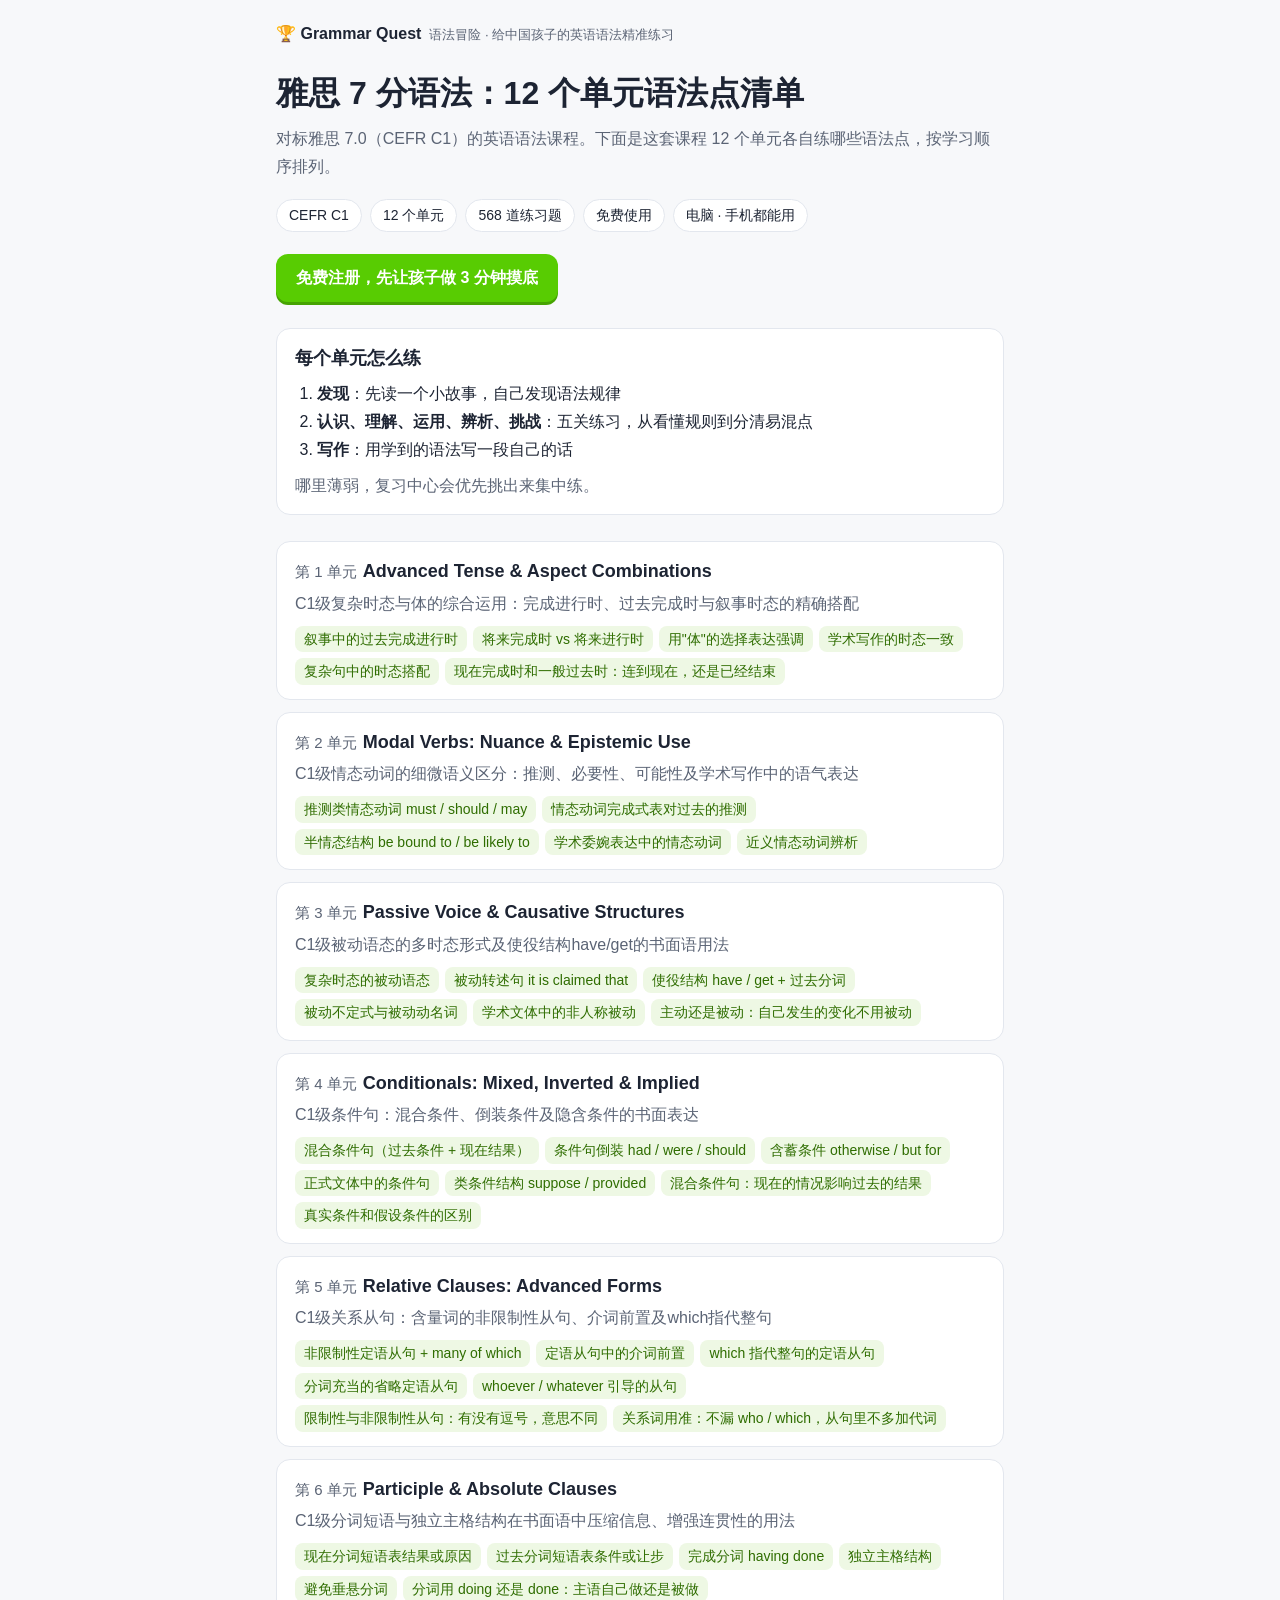
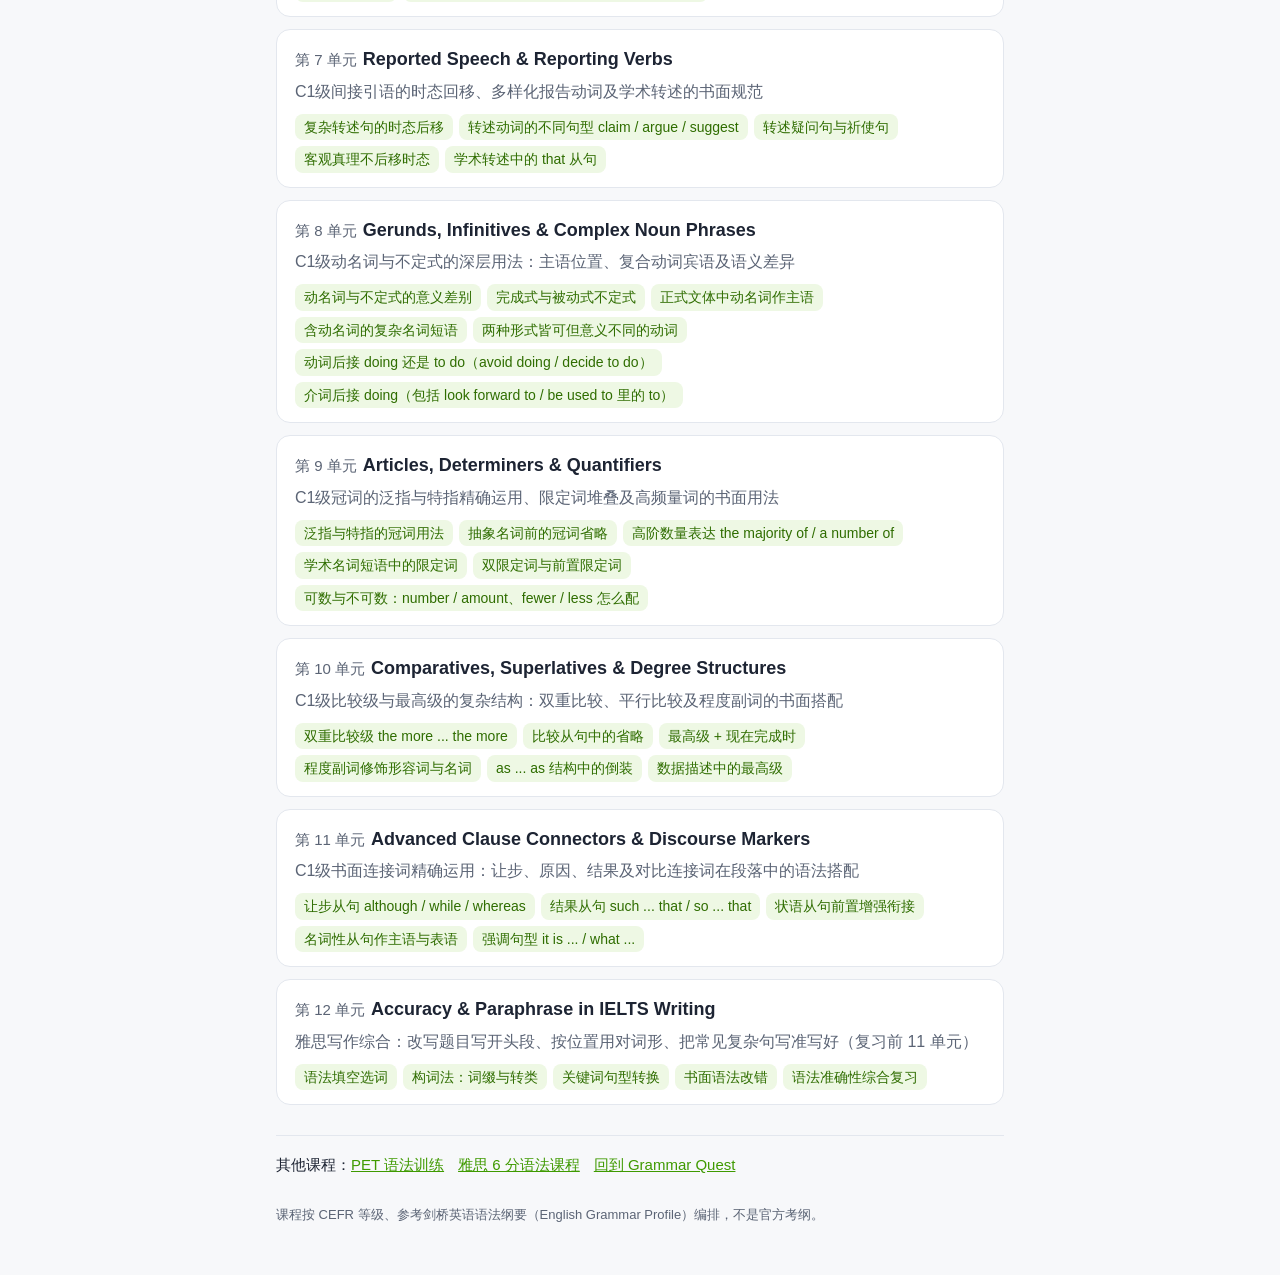
<file: courses/ielts7.html>
<!DOCTYPE html>
<html lang="zh-CN">
<head>
<meta charset="UTF-8">
<meta name="viewport" content="width=device-width, initial-scale=1">
<title>雅思 7 分语法：12 个单元语法点清单｜Grammar Quest</title>
<meta name="description" content="对标雅思 7.0（CEFR C1）的英语语法课程。共 12 个单元、568 道练习题，每个语法点分七步练：读故事发现规律，再认识、理解、运用、辨析、挑战，最后写作运用。先摸底再定计划，薄弱点专项复习，免费使用。">
<link rel="canonical" href="https://www.grammar-quest.net/courses/ielts7.html">
<meta property="og:type" content="website">
<meta property="og:site_name" content="Grammar Quest">
<meta property="og:title" content="雅思 7 分语法：12 个单元语法点清单｜Grammar Quest">
<meta property="og:description" content="对标雅思 7.0（CEFR C1）的英语语法课程。共 12 个单元、568 道练习题，每个语法点分七步练：读故事发现规律，再认识、理解、运用、辨析、挑战，最后写作运用。先摸底再定计划，薄弱点专项复习，免费使用。">
<meta property="og:url" content="https://www.grammar-quest.net/courses/ielts7.html">
<meta property="og:locale" content="zh_CN">
<link rel="icon" href="data:image/svg+xml,<svg xmlns='http://www.w3.org/2000/svg' viewBox='0 0 100 100'><text y='.9em' font-size='90'>🏆</text></svg>">
<script type="application/ld+json">{"@context":"https://schema.org","@type":"Course","name":"雅思 7 分语法课程","description":"对标雅思 7.0（CEFR C1）的英语语法课程。共 12 个单元、568 道练习题，每个语法点分七步练：读故事发现规律，再认识、理解、运用、辨析、挑战，最后写作运用。先摸底再定计划，薄弱点专项复习，免费使用。","url":"https://www.grammar-quest.net/courses/ielts7.html","inLanguage":"zh-CN","educationalLevel":"CEFR C1","isAccessibleForFree":true,"provider":{"@type":"Organization","name":"Grammar Quest","url":"https://www.grammar-quest.net/"},"hasPart":[{"@type":"CreativeWork","name":"第 1 单元 Advanced Tense & Aspect Combinations","description":"C1级复杂时态与体的综合运用：完成进行时、过去完成时与叙事时态的精确搭配"},{"@type":"CreativeWork","name":"第 2 单元 Modal Verbs: Nuance & Epistemic Use","description":"C1级情态动词的细微语义区分：推测、必要性、可能性及学术写作中的语气表达"},{"@type":"CreativeWork","name":"第 3 单元 Passive Voice & Causative Structures","description":"C1级被动语态的多时态形式及使役结构have/get的书面语用法"},{"@type":"CreativeWork","name":"第 4 单元 Conditionals: Mixed, Inverted & Implied","description":"C1级条件句：混合条件、倒装条件及隐含条件的书面表达"},{"@type":"CreativeWork","name":"第 5 单元 Relative Clauses: Advanced Forms","description":"C1级关系从句：含量词的非限制性从句、介词前置及which指代整句"},{"@type":"CreativeWork","name":"第 6 单元 Participle & Absolute Clauses","description":"C1级分词短语与独立主格结构在书面语中压缩信息、增强连贯性的用法"},{"@type":"CreativeWork","name":"第 7 单元 Reported Speech & Reporting Verbs","description":"C1级间接引语的时态回移、多样化报告动词及学术转述的书面规范"},{"@type":"CreativeWork","name":"第 8 单元 Gerunds, Infinitives & Complex Noun Phrases","description":"C1级动名词与不定式的深层用法：主语位置、复合动词宾语及语义差异"},{"@type":"CreativeWork","name":"第 9 单元 Articles, Determiners & Quantifiers","description":"C1级冠词的泛指与特指精确运用、限定词堆叠及高频量词的书面用法"},{"@type":"CreativeWork","name":"第 10 单元 Comparatives, Superlatives & Degree Structures","description":"C1级比较级与最高级的复杂结构：双重比较、平行比较及程度副词的书面搭配"},{"@type":"CreativeWork","name":"第 11 单元 Advanced Clause Connectors & Discourse Markers","description":"C1级书面连接词精确运用：让步、原因、结果及对比连接词在段落中的语法搭配"},{"@type":"CreativeWork","name":"第 12 单元 Accuracy & Paraphrase in IELTS Writing","description":"雅思写作综合：改写题目写开头段、按位置用对词形、把常见复杂句写准写好（复习前 11 单元）"}]}</script>
<style>
:root{--ink:#1d2433;--muted:#5b6475;--line:#e3e7ee;--bg:#f7f8fa;--card:#fff;--brand:#3f9a00;--brand-soft:#eef8e4}
*{box-sizing:border-box}
body{margin:0;background:var(--bg);color:var(--ink);line-height:1.75;
  font-family:-apple-system,BlinkMacSystemFont,"PingFang SC","Hiragino Sans GB","Microsoft YaHei","Noto Sans SC",sans-serif}
a{color:var(--brand)}
.wrap{max-width:760px;margin:0 auto;padding-inline:16px;padding-block:20px 48px}
.top{display:flex;flex-wrap:wrap;align-items:baseline;column-gap:8px;font-weight:700;text-decoration:none;color:var(--ink);margin-bottom:24px;white-space:nowrap}
.top small{font-weight:400;color:var(--muted);white-space:normal}
@media (max-width:520px){.top small{flex-basis:100%}}
h1{font-size:clamp(24px,5vw,32px);line-height:1.35;margin:0 0 10px;text-wrap:balance}
.lead{color:var(--muted);margin:0 0 18px}
.facts{display:flex;flex-wrap:wrap;gap:8px;margin:0 0 22px;padding:0;list-style:none}
.facts li{background:var(--card);border:1px solid var(--line);border-radius:999px;padding:3px 12px;font-size:14px}
.cta{display:inline-block;background:#58cc02;color:#fff;text-decoration:none;font-weight:700;
  padding:10px 20px;border-radius:12px;box-shadow:0 3px 0 #46a302}
.steps{background:var(--card);border:1px solid var(--line);border-radius:14px;padding:14px 18px;margin:26px 0}
.steps h2{font-size:18px;margin:0 0 6px}
.steps ol{margin:0;padding-left:1.4em}
.unit{background:var(--card);border:1px solid var(--line);border-radius:14px;padding:14px 18px;margin:0 0 12px}
.unit h2{font-size:18px;margin:0 0 2px}
.unit h2 span{color:var(--muted);font-weight:400;font-size:15px;margin-right:6px}
.unit p{margin:0 0 8px;color:var(--muted)}
.chips{display:flex;flex-wrap:wrap;gap:6px;margin:0;padding:0;list-style:none}
.chips li{background:var(--brand-soft);color:#2f6d00;border-radius:8px;padding:1px 9px;font-size:14px}
.more{margin-top:30px;padding-top:16px;border-top:1px solid var(--line);font-size:15px}
.more a{margin-right:14px}
footer{margin-top:26px;font-size:13px;color:var(--muted)}
</style>
</head>
<body>
<div class="wrap">
  <a class="top" href="../">🏆 Grammar Quest <small>语法冒险 · 给中国孩子的英语语法精准练习</small></a>
  <main>
    <h1>雅思 7 分语法：12 个单元语法点清单</h1>
    <p class="lead">对标雅思 7.0（CEFR C1）的英语语法课程。下面是这套课程 12 个单元各自练哪些语法点，按学习顺序排列。</p>
    <ul class="facts">
      <li>CEFR C1</li><li>12 个单元</li><li>568 道练习题</li><li>免费使用</li><li>电脑 · 手机都能用</li>
    </ul>
    <a class="cta" href="../#placement">免费注册，先让孩子做 3 分钟摸底</a>

    <section class="steps">
      <h2>每个单元怎么练</h2>
      <ol>
        <li><b>发现</b>：先读一个小故事，自己发现语法规律</li>
        <li><b>认识、理解、运用、辨析、挑战</b>：五关练习，从看懂规则到分清易混点</li>
        <li><b>写作</b>：用学到的语法写一段自己的话</li>
      </ol>
      <p style="margin:8px 0 0;color:var(--muted)">哪里薄弱，复习中心会优先挑出来集中练。</p>
    </section>

    <section class="unit">
      <h2><span>第 1 单元</span>Advanced Tense &amp; Aspect Combinations</h2>
      <p>C1级复杂时态与体的综合运用：完成进行时、过去完成时与叙事时态的精确搭配</p>
      <ul class="chips"><li>叙事中的过去完成进行时</li><li>将来完成时 vs 将来进行时</li><li>用&quot;体&quot;的选择表达强调</li><li>学术写作的时态一致</li><li>复杂句中的时态搭配</li><li>现在完成时和一般过去时：连到现在，还是已经结束</li></ul>
    </section>
    <section class="unit">
      <h2><span>第 2 单元</span>Modal Verbs: Nuance &amp; Epistemic Use</h2>
      <p>C1级情态动词的细微语义区分：推测、必要性、可能性及学术写作中的语气表达</p>
      <ul class="chips"><li>推测类情态动词 must / should / may</li><li>情态动词完成式表对过去的推测</li><li>半情态结构 be bound to / be likely to</li><li>学术委婉表达中的情态动词</li><li>近义情态动词辨析</li></ul>
    </section>
    <section class="unit">
      <h2><span>第 3 单元</span>Passive Voice &amp; Causative Structures</h2>
      <p>C1级被动语态的多时态形式及使役结构have/get的书面语用法</p>
      <ul class="chips"><li>复杂时态的被动语态</li><li>被动转述句 it is claimed that</li><li>使役结构 have / get + 过去分词</li><li>被动不定式与被动动名词</li><li>学术文体中的非人称被动</li><li>主动还是被动：自己发生的变化不用被动</li></ul>
    </section>
    <section class="unit">
      <h2><span>第 4 单元</span>Conditionals: Mixed, Inverted &amp; Implied</h2>
      <p>C1级条件句：混合条件、倒装条件及隐含条件的书面表达</p>
      <ul class="chips"><li>混合条件句（过去条件 + 现在结果）</li><li>条件句倒装 had / were / should</li><li>含蓄条件 otherwise / but for</li><li>正式文体中的条件句</li><li>类条件结构 suppose / provided</li><li>混合条件句：现在的情况影响过去的结果</li><li>真实条件和假设条件的区别</li></ul>
    </section>
    <section class="unit">
      <h2><span>第 5 单元</span>Relative Clauses: Advanced Forms</h2>
      <p>C1级关系从句：含量词的非限制性从句、介词前置及which指代整句</p>
      <ul class="chips"><li>非限制性定语从句 + many of which</li><li>定语从句中的介词前置</li><li>which 指代整句的定语从句</li><li>分词充当的省略定语从句</li><li>whoever / whatever 引导的从句</li><li>限制性与非限制性从句：有没有逗号，意思不同</li><li>关系词用准：不漏 who / which，从句里不多加代词</li></ul>
    </section>
    <section class="unit">
      <h2><span>第 6 单元</span>Participle &amp; Absolute Clauses</h2>
      <p>C1级分词短语与独立主格结构在书面语中压缩信息、增强连贯性的用法</p>
      <ul class="chips"><li>现在分词短语表结果或原因</li><li>过去分词短语表条件或让步</li><li>完成分词 having done</li><li>独立主格结构</li><li>避免垂悬分词</li><li>分词用 doing 还是 done：主语自己做还是被做</li></ul>
    </section>
    <section class="unit">
      <h2><span>第 7 单元</span>Reported Speech &amp; Reporting Verbs</h2>
      <p>C1级间接引语的时态回移、多样化报告动词及学术转述的书面规范</p>
      <ul class="chips"><li>复杂转述句的时态后移</li><li>转述动词的不同句型 claim / argue / suggest</li><li>转述疑问句与祈使句</li><li>客观真理不后移时态</li><li>学术转述中的 that 从句</li></ul>
    </section>
    <section class="unit">
      <h2><span>第 8 单元</span>Gerunds, Infinitives &amp; Complex Noun Phrases</h2>
      <p>C1级动名词与不定式的深层用法：主语位置、复合动词宾语及语义差异</p>
      <ul class="chips"><li>动名词与不定式的意义差别</li><li>完成式与被动式不定式</li><li>正式文体中动名词作主语</li><li>含动名词的复杂名词短语</li><li>两种形式皆可但意义不同的动词</li><li>动词后接 doing 还是 to do（avoid doing / decide to do）</li><li>介词后接 doing（包括 look forward to / be used to 里的 to）</li></ul>
    </section>
    <section class="unit">
      <h2><span>第 9 单元</span>Articles, Determiners &amp; Quantifiers</h2>
      <p>C1级冠词的泛指与特指精确运用、限定词堆叠及高频量词的书面用法</p>
      <ul class="chips"><li>泛指与特指的冠词用法</li><li>抽象名词前的冠词省略</li><li>高阶数量表达 the majority of / a number of</li><li>学术名词短语中的限定词</li><li>双限定词与前置限定词</li><li>可数与不可数：number / amount、fewer / less 怎么配</li></ul>
    </section>
    <section class="unit">
      <h2><span>第 10 单元</span>Comparatives, Superlatives &amp; Degree Structures</h2>
      <p>C1级比较级与最高级的复杂结构：双重比较、平行比较及程度副词的书面搭配</p>
      <ul class="chips"><li>双重比较级 the more ... the more</li><li>比较从句中的省略</li><li>最高级 + 现在完成时</li><li>程度副词修饰形容词与名词</li><li>as ... as 结构中的倒装</li><li>数据描述中的最高级</li></ul>
    </section>
    <section class="unit">
      <h2><span>第 11 单元</span>Advanced Clause Connectors &amp; Discourse Markers</h2>
      <p>C1级书面连接词精确运用：让步、原因、结果及对比连接词在段落中的语法搭配</p>
      <ul class="chips"><li>让步从句 although / while / whereas</li><li>结果从句 such ... that / so ... that</li><li>状语从句前置增强衔接</li><li>名词性从句作主语与表语</li><li>强调句型 it is ... / what ...</li></ul>
    </section>
    <section class="unit">
      <h2><span>第 12 单元</span>Accuracy &amp; Paraphrase in IELTS Writing</h2>
      <p>雅思写作综合：改写题目写开头段、按位置用对词形、把常见复杂句写准写好（复习前 11 单元）</p>
      <ul class="chips"><li>语法填空选词</li><li>构词法：词缀与转类</li><li>关键词句型转换</li><li>书面语法改错</li><li>语法准确性综合复习</li></ul>
    </section>

    <p class="more">其他课程：<a href="pet.html">PET 语法训练</a><a href="ielts6.html">雅思 6 分语法课程</a><a href="../">回到 Grammar Quest</a></p>
  </main>
  <footer>课程按 CEFR 等级、参考剑桥英语语法纲要（English Grammar Profile）编排，不是官方考纲。</footer>
</div>
</body>
</html>
</file>
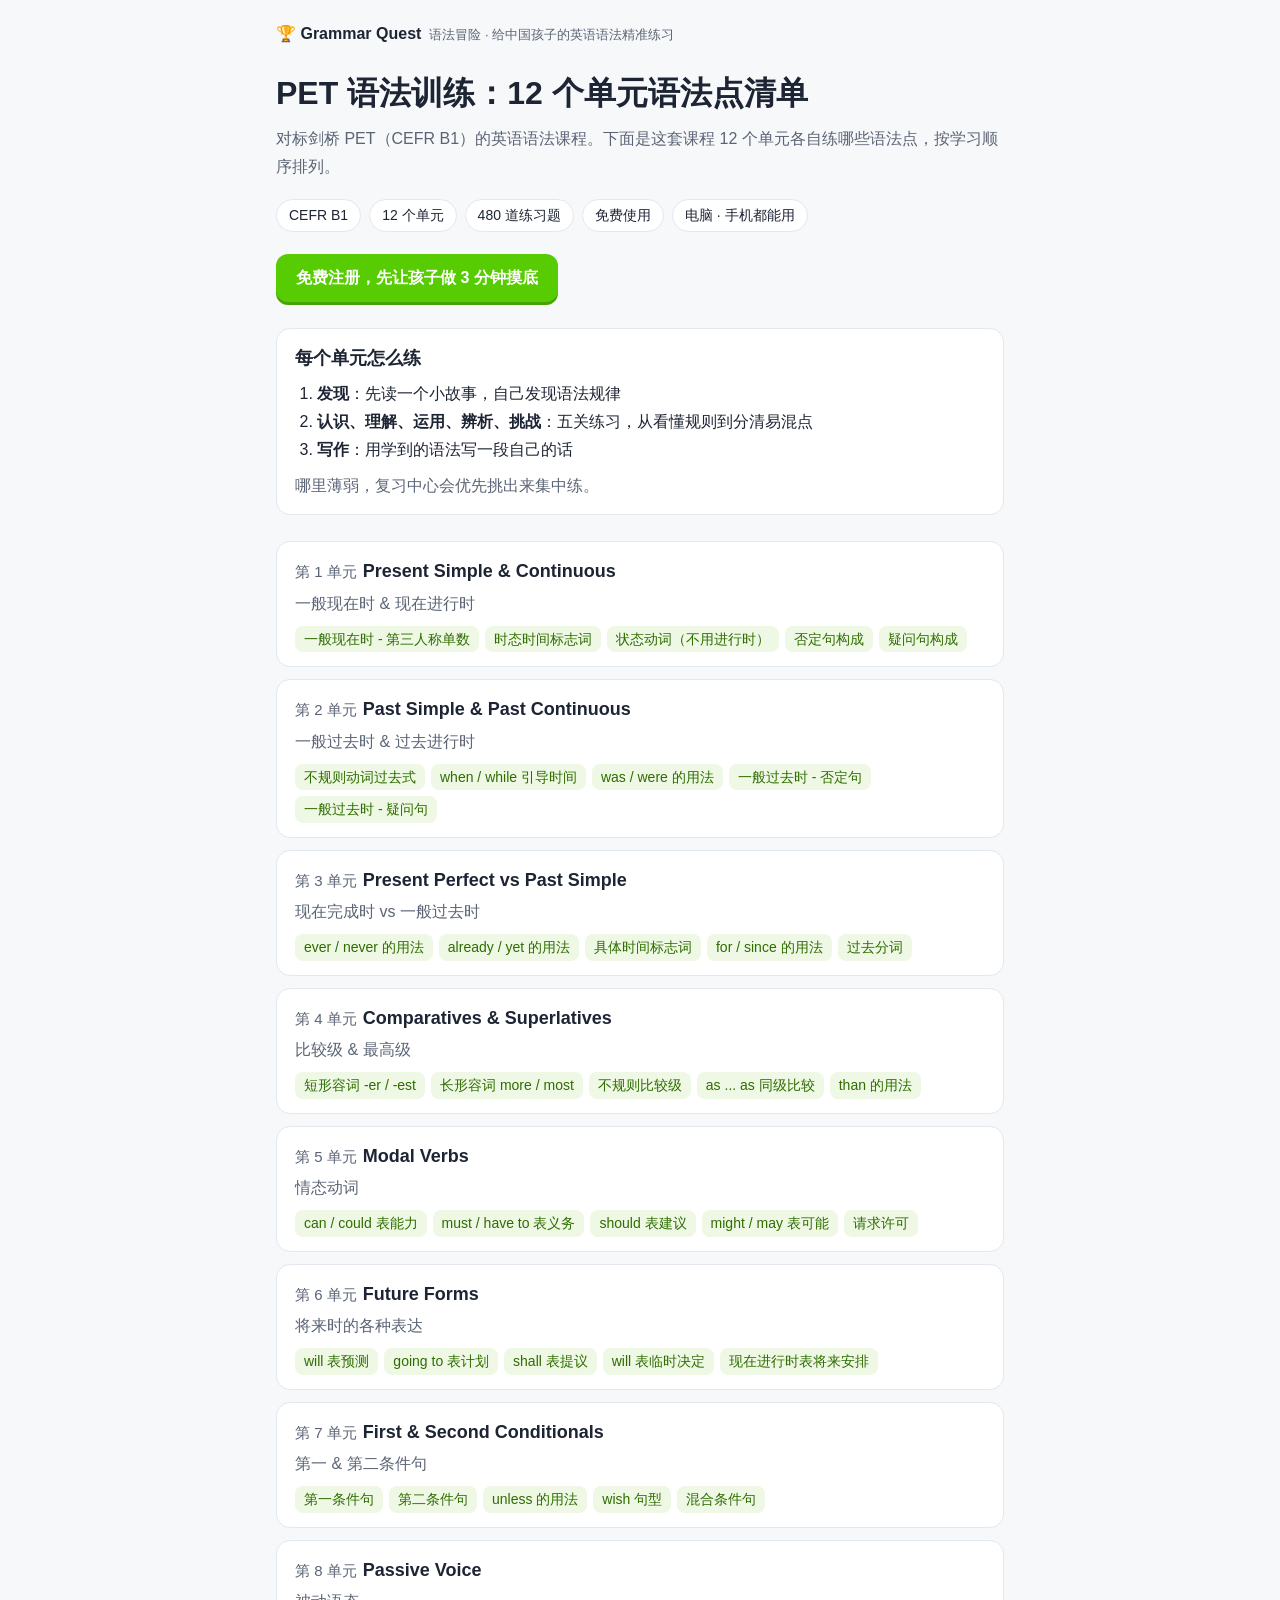
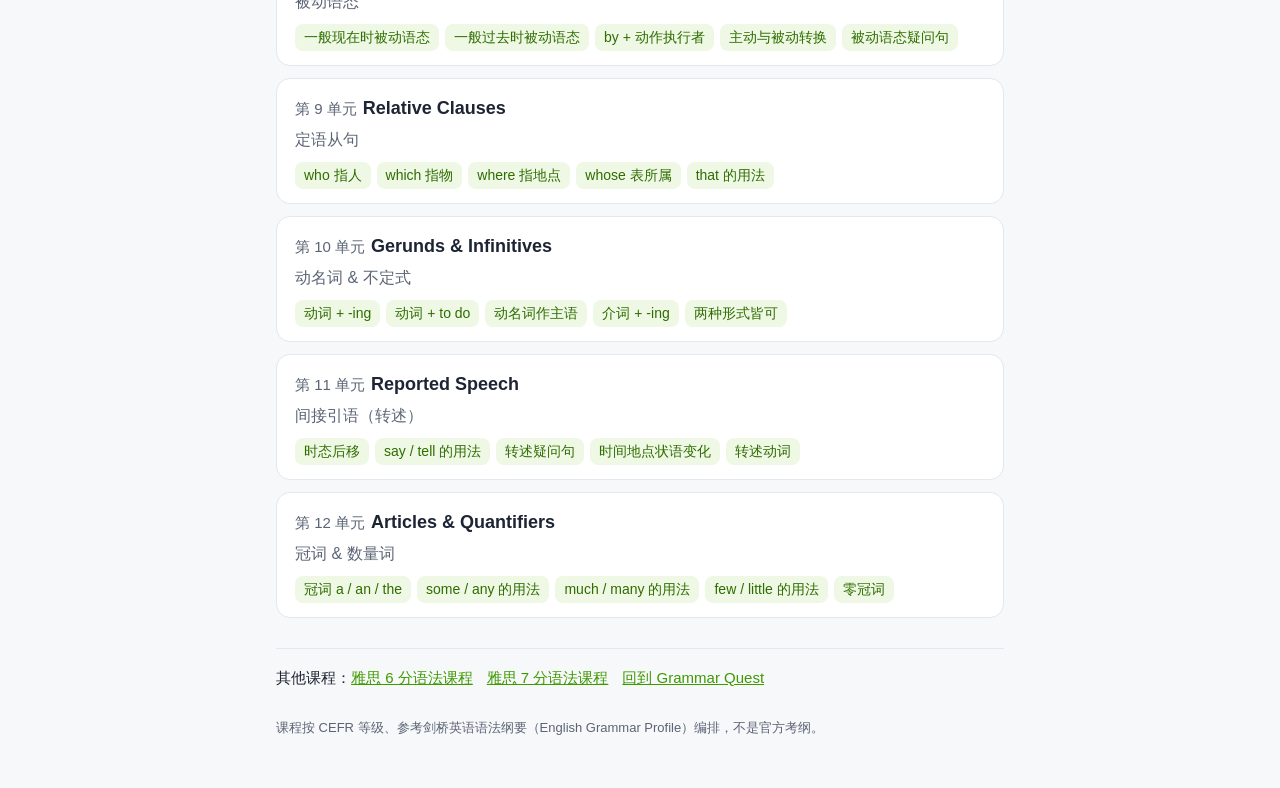
<file: courses/pet.html>
<!DOCTYPE html>
<html lang="zh-CN">
<head>
<meta charset="UTF-8">
<meta name="viewport" content="width=device-width, initial-scale=1">
<title>PET 语法训练：12 个单元语法点清单｜Grammar Quest</title>
<meta name="description" content="对标剑桥 PET（CEFR B1）的英语语法课程。共 12 个单元、480 道练习题，每个语法点分七步练：读故事发现规律，再认识、理解、运用、辨析、挑战，最后写作运用。先摸底再定计划，薄弱点专项复习，免费使用。">
<link rel="canonical" href="https://www.grammar-quest.net/courses/pet.html">
<meta property="og:type" content="website">
<meta property="og:site_name" content="Grammar Quest">
<meta property="og:title" content="PET 语法训练：12 个单元语法点清单｜Grammar Quest">
<meta property="og:description" content="对标剑桥 PET（CEFR B1）的英语语法课程。共 12 个单元、480 道练习题，每个语法点分七步练：读故事发现规律，再认识、理解、运用、辨析、挑战，最后写作运用。先摸底再定计划，薄弱点专项复习，免费使用。">
<meta property="og:url" content="https://www.grammar-quest.net/courses/pet.html">
<meta property="og:locale" content="zh_CN">
<link rel="icon" href="data:image/svg+xml,<svg xmlns='http://www.w3.org/2000/svg' viewBox='0 0 100 100'><text y='.9em' font-size='90'>🏆</text></svg>">
<script type="application/ld+json">{"@context":"https://schema.org","@type":"Course","name":"PET 语法训练","description":"对标剑桥 PET（CEFR B1）的英语语法课程。共 12 个单元、480 道练习题，每个语法点分七步练：读故事发现规律，再认识、理解、运用、辨析、挑战，最后写作运用。先摸底再定计划，薄弱点专项复习，免费使用。","url":"https://www.grammar-quest.net/courses/pet.html","inLanguage":"zh-CN","educationalLevel":"CEFR B1","isAccessibleForFree":true,"provider":{"@type":"Organization","name":"Grammar Quest","url":"https://www.grammar-quest.net/"},"hasPart":[{"@type":"CreativeWork","name":"第 1 单元 Present Simple & Continuous","description":"一般现在时 & 现在进行时"},{"@type":"CreativeWork","name":"第 2 单元 Past Simple & Past Continuous","description":"一般过去时 & 过去进行时"},{"@type":"CreativeWork","name":"第 3 单元 Present Perfect vs Past Simple","description":"现在完成时 vs 一般过去时"},{"@type":"CreativeWork","name":"第 4 单元 Comparatives & Superlatives","description":"比较级 & 最高级"},{"@type":"CreativeWork","name":"第 5 单元 Modal Verbs","description":"情态动词"},{"@type":"CreativeWork","name":"第 6 单元 Future Forms","description":"将来时的各种表达"},{"@type":"CreativeWork","name":"第 7 单元 First & Second Conditionals","description":"第一 & 第二条件句"},{"@type":"CreativeWork","name":"第 8 单元 Passive Voice","description":"被动语态"},{"@type":"CreativeWork","name":"第 9 单元 Relative Clauses","description":"定语从句"},{"@type":"CreativeWork","name":"第 10 单元 Gerunds & Infinitives","description":"动名词 & 不定式"},{"@type":"CreativeWork","name":"第 11 单元 Reported Speech","description":"间接引语（转述）"},{"@type":"CreativeWork","name":"第 12 单元 Articles & Quantifiers","description":"冠词 & 数量词"}]}</script>
<style>
:root{--ink:#1d2433;--muted:#5b6475;--line:#e3e7ee;--bg:#f7f8fa;--card:#fff;--brand:#3f9a00;--brand-soft:#eef8e4}
*{box-sizing:border-box}
body{margin:0;background:var(--bg);color:var(--ink);line-height:1.75;
  font-family:-apple-system,BlinkMacSystemFont,"PingFang SC","Hiragino Sans GB","Microsoft YaHei","Noto Sans SC",sans-serif}
a{color:var(--brand)}
.wrap{max-width:760px;margin:0 auto;padding-inline:16px;padding-block:20px 48px}
.top{display:flex;flex-wrap:wrap;align-items:baseline;column-gap:8px;font-weight:700;text-decoration:none;color:var(--ink);margin-bottom:24px;white-space:nowrap}
.top small{font-weight:400;color:var(--muted);white-space:normal}
@media (max-width:520px){.top small{flex-basis:100%}}
h1{font-size:clamp(24px,5vw,32px);line-height:1.35;margin:0 0 10px;text-wrap:balance}
.lead{color:var(--muted);margin:0 0 18px}
.facts{display:flex;flex-wrap:wrap;gap:8px;margin:0 0 22px;padding:0;list-style:none}
.facts li{background:var(--card);border:1px solid var(--line);border-radius:999px;padding:3px 12px;font-size:14px}
.cta{display:inline-block;background:#58cc02;color:#fff;text-decoration:none;font-weight:700;
  padding:10px 20px;border-radius:12px;box-shadow:0 3px 0 #46a302}
.steps{background:var(--card);border:1px solid var(--line);border-radius:14px;padding:14px 18px;margin:26px 0}
.steps h2{font-size:18px;margin:0 0 6px}
.steps ol{margin:0;padding-left:1.4em}
.unit{background:var(--card);border:1px solid var(--line);border-radius:14px;padding:14px 18px;margin:0 0 12px}
.unit h2{font-size:18px;margin:0 0 2px}
.unit h2 span{color:var(--muted);font-weight:400;font-size:15px;margin-right:6px}
.unit p{margin:0 0 8px;color:var(--muted)}
.chips{display:flex;flex-wrap:wrap;gap:6px;margin:0;padding:0;list-style:none}
.chips li{background:var(--brand-soft);color:#2f6d00;border-radius:8px;padding:1px 9px;font-size:14px}
.more{margin-top:30px;padding-top:16px;border-top:1px solid var(--line);font-size:15px}
.more a{margin-right:14px}
footer{margin-top:26px;font-size:13px;color:var(--muted)}
</style>
</head>
<body>
<div class="wrap">
  <a class="top" href="../">🏆 Grammar Quest <small>语法冒险 · 给中国孩子的英语语法精准练习</small></a>
  <main>
    <h1>PET 语法训练：12 个单元语法点清单</h1>
    <p class="lead">对标剑桥 PET（CEFR B1）的英语语法课程。下面是这套课程 12 个单元各自练哪些语法点，按学习顺序排列。</p>
    <ul class="facts">
      <li>CEFR B1</li><li>12 个单元</li><li>480 道练习题</li><li>免费使用</li><li>电脑 · 手机都能用</li>
    </ul>
    <a class="cta" href="../#placement">免费注册，先让孩子做 3 分钟摸底</a>

    <section class="steps">
      <h2>每个单元怎么练</h2>
      <ol>
        <li><b>发现</b>：先读一个小故事，自己发现语法规律</li>
        <li><b>认识、理解、运用、辨析、挑战</b>：五关练习，从看懂规则到分清易混点</li>
        <li><b>写作</b>：用学到的语法写一段自己的话</li>
      </ol>
      <p style="margin:8px 0 0;color:var(--muted)">哪里薄弱，复习中心会优先挑出来集中练。</p>
    </section>

    <section class="unit">
      <h2><span>第 1 单元</span>Present Simple &amp; Continuous</h2>
      <p>一般现在时 &amp; 现在进行时</p>
      <ul class="chips"><li>一般现在时 - 第三人称单数</li><li>时态时间标志词</li><li>状态动词（不用进行时）</li><li>否定句构成</li><li>疑问句构成</li></ul>
    </section>
    <section class="unit">
      <h2><span>第 2 单元</span>Past Simple &amp; Past Continuous</h2>
      <p>一般过去时 &amp; 过去进行时</p>
      <ul class="chips"><li>不规则动词过去式</li><li>when / while 引导时间</li><li>was / were 的用法</li><li>一般过去时 - 否定句</li><li>一般过去时 - 疑问句</li></ul>
    </section>
    <section class="unit">
      <h2><span>第 3 单元</span>Present Perfect vs Past Simple</h2>
      <p>现在完成时 vs 一般过去时</p>
      <ul class="chips"><li>ever / never 的用法</li><li>already / yet 的用法</li><li>具体时间标志词</li><li>for / since 的用法</li><li>过去分词</li></ul>
    </section>
    <section class="unit">
      <h2><span>第 4 单元</span>Comparatives &amp; Superlatives</h2>
      <p>比较级 &amp; 最高级</p>
      <ul class="chips"><li>短形容词 -er / -est</li><li>长形容词 more / most</li><li>不规则比较级</li><li>as ... as 同级比较</li><li>than 的用法</li></ul>
    </section>
    <section class="unit">
      <h2><span>第 5 单元</span>Modal Verbs</h2>
      <p>情态动词</p>
      <ul class="chips"><li>can / could 表能力</li><li>must / have to 表义务</li><li>should 表建议</li><li>might / may 表可能</li><li>请求许可</li></ul>
    </section>
    <section class="unit">
      <h2><span>第 6 单元</span>Future Forms</h2>
      <p>将来时的各种表达</p>
      <ul class="chips"><li>will 表预测</li><li>going to 表计划</li><li>shall 表提议</li><li>will 表临时决定</li><li>现在进行时表将来安排</li></ul>
    </section>
    <section class="unit">
      <h2><span>第 7 单元</span>First &amp; Second Conditionals</h2>
      <p>第一 &amp; 第二条件句</p>
      <ul class="chips"><li>第一条件句</li><li>第二条件句</li><li>unless 的用法</li><li>wish 句型</li><li>混合条件句</li></ul>
    </section>
    <section class="unit">
      <h2><span>第 8 单元</span>Passive Voice</h2>
      <p>被动语态</p>
      <ul class="chips"><li>一般现在时被动语态</li><li>一般过去时被动语态</li><li>by + 动作执行者</li><li>主动与被动转换</li><li>被动语态疑问句</li></ul>
    </section>
    <section class="unit">
      <h2><span>第 9 单元</span>Relative Clauses</h2>
      <p>定语从句</p>
      <ul class="chips"><li>who 指人</li><li>which 指物</li><li>where 指地点</li><li>whose 表所属</li><li>that 的用法</li></ul>
    </section>
    <section class="unit">
      <h2><span>第 10 单元</span>Gerunds &amp; Infinitives</h2>
      <p>动名词 &amp; 不定式</p>
      <ul class="chips"><li>动词 + -ing</li><li>动词 + to do</li><li>动名词作主语</li><li>介词 + -ing</li><li>两种形式皆可</li></ul>
    </section>
    <section class="unit">
      <h2><span>第 11 单元</span>Reported Speech</h2>
      <p>间接引语（转述）</p>
      <ul class="chips"><li>时态后移</li><li>say / tell 的用法</li><li>转述疑问句</li><li>时间地点状语变化</li><li>转述动词</li></ul>
    </section>
    <section class="unit">
      <h2><span>第 12 单元</span>Articles &amp; Quantifiers</h2>
      <p>冠词 &amp; 数量词</p>
      <ul class="chips"><li>冠词 a / an / the</li><li>some / any 的用法</li><li>much / many 的用法</li><li>few / little 的用法</li><li>零冠词</li></ul>
    </section>

    <p class="more">其他课程：<a href="ielts6.html">雅思 6 分语法课程</a><a href="ielts7.html">雅思 7 分语法课程</a><a href="../">回到 Grammar Quest</a></p>
  </main>
  <footer>课程按 CEFR 等级、参考剑桥英语语法纲要（English Grammar Profile）编排，不是官方考纲。</footer>
</div>
</body>
</html>
</file>
<file: css/style.css>
/* ============================================================
   Grammar Quest - 语法冒险
   A kid-friendly, Duolingo-inspired English grammar learning app
   ============================================================ */

/* ----- CSS Custom Properties ----- */
:root {
  /* Core palette */
  --color-primary: #58CC02;
  --color-primary-dark: #46A302;
  --color-primary-light: #8EE000;
  --color-secondary: #1CB0F6;
  --color-secondary-dark: #1899D6;
  --color-secondary-light: #84D8FF;
  --color-danger: #FF4B4B;
  --color-danger-dark: #EA2B2B;
  --color-warning: #FFC800;
  --color-warning-dark: #E5B400;
  --color-warning-light: #FFE066;

  /* Surfaces */
  --color-bg: #F7F7F7;
  --color-card: #FFFFFF;
  --color-text: #3C3C3C;
  --color-text-light: #777777;
  --color-muted: #AFAFAF;
  --color-border: #E5E5E5;
  --color-overlay: rgba(0, 0, 0, 0.45);

  /* Rank colors */
  --rank-bronze: #CD7F32;
  --rank-silver: #C0C0C0;
  --rank-gold: #FFD700;
  --rank-diamond: #B9F2FF;
  --rank-diamond-stroke: #7DD8EF;
  --rank-master: #FF6B6B;

  /* Spacing */
  --space-xs: 4px;
  --space-sm: 8px;
  --space-md: 16px;
  --space-lg: 24px;
  --space-xl: 32px;
  --space-2xl: 48px;

  /* Typography */
  --font-sans: -apple-system, BlinkMacSystemFont, "PingFang SC", "Hiragino Sans GB",
    "Microsoft YaHei", "Noto Sans SC", "Source Han Sans SC", "Helvetica Neue",
    Arial, sans-serif;
  --font-mono: "SF Mono", "Fira Code", "Noto Sans Mono CJK SC", monospace;
  --text-xs: 0.75rem;
  --text-sm: 0.875rem;
  --text-base: 1rem;
  --text-lg: 1.125rem;
  --text-xl: 1.25rem;
  --text-2xl: 1.5rem;
  --text-3xl: 2rem;

  /* Radii */
  --radius-sm: 8px;
  --radius-md: 12px;
  --radius-lg: 16px;
  --radius-xl: 24px;
  --radius-full: 9999px;

  /* Shadows */
  --shadow-sm: 0 1px 3px rgba(0, 0, 0, 0.08);
  --shadow-md: 0 4px 12px rgba(0, 0, 0, 0.1);
  --shadow-lg: 0 8px 24px rgba(0, 0, 0, 0.12);
  --shadow-btn: 0 4px 0;

  /* Transitions */
  --transition-fast: 150ms ease;
  --transition-base: 250ms ease;
  --transition-slow: 400ms ease;

  /* Layout */
  --nav-height: 64px;
  --tab-height: 60px;
  --max-width: 480px;
  --sidebar-width: 240px;
  --content-width: 1080px;
}

/* ----- Reset & Base ----- */
*,
*::before,
*::after {
  box-sizing: border-box;
  margin: 0;
  padding: 0;
}

html {
  font-size: 16px;
  -webkit-text-size-adjust: 100%;
  -webkit-tap-highlight-color: transparent;
}

body {
  font-family: var(--font-sans);
  color: var(--color-text);
  background-color: var(--color-bg);
  line-height: 1.5;
  min-height: 100dvh;
  overflow-x: hidden;
  -webkit-font-smoothing: antialiased;
}

#app {
  width: 100%;
  min-height: 100dvh;
  position: relative;
  background: var(--color-bg);
}

/* ============================================================
   DESKTOP LAYOUT: left sidebar + main column
   ============================================================ */
.layout {
  display: flex;
  min-height: 100dvh;
  align-items: stretch;
}

.sidebar {
  flex: 0 0 var(--sidebar-width);
  width: var(--sidebar-width);
  position: sticky;
  top: 0;
  align-self: flex-start;
  height: 100dvh;
  background: var(--color-card);
  border-right: 2px solid var(--color-border);
  display: flex;
  flex-direction: column;
  padding: var(--space-lg) var(--space-md);
  z-index: 50;
}

.sidebar__brand {
  display: flex;
  align-items: center;
  gap: var(--space-sm);
  padding: var(--space-sm) var(--space-sm) var(--space-lg);
  border-bottom: 1px solid var(--color-border);
  margin-bottom: var(--space-md);
}
.sidebar__brand-logo {
  font-size: 1.9rem;
  line-height: 1;
}
.sidebar__brand-text {
  display: flex;
  flex-direction: column;
  font-weight: 800;
  font-size: var(--text-lg);
  color: var(--color-text);
  line-height: 1.2;
}
.sidebar__brand-text small {
  font-size: var(--text-xs);
  font-weight: 600;
  color: var(--color-muted);
}

/* 不用 flex:1 撑满：侧边栏本来就比内容高，撑满会把账号面板顶到最底，
   在菜单和账号之间留下一段空白。菜单和账号挨着排，多余的高度落在最下面。 */
.sidebar__nav {
  display: flex;
  flex-direction: column;
  gap: var(--space-xs);
  flex: 0 0 auto;
}

.sidebar__item {
  display: flex;
  align-items: center;
  gap: var(--space-sm);
  padding: var(--space-md);
  border-radius: var(--radius-md);
  font-size: var(--text-base);
  font-weight: 700;
  color: var(--color-text-light);
  text-align: left;
  transition: background var(--transition-fast), color var(--transition-fast);
}
.sidebar__item:hover {
  background: var(--color-bg);
}
.sidebar__item.active {
  background: rgba(28, 176, 246, 0.12);
  color: var(--color-secondary);
}
.sidebar__item-icon {
  font-size: 1.4rem;
  line-height: 1;
}

.sidebar__footer {
  border-top: 1px solid var(--color-border);
  padding-top: var(--space-md);
  margin-top: var(--space-sm);
}
/* Account panel: name + view-link (clickable) with the stats grouped
   beneath as smaller sub-info, so it all reads as one account block. */
.sidebar__account-panel {
  border: 1px solid var(--color-border);
  border-radius: var(--radius-md);
  background: var(--color-bg);
  overflow: hidden;
}
/* 账号名是家长的（用家长邮箱注册）。加一行小字点明这一点，
   否则和下面的段位/积分挨在一起，会读成"这些积分是这个账号的人挣的"。 */
.sidebar__account-role {
  display: block;
  font-size: var(--text-xs);
  font-weight: 600;
  color: var(--color-muted);
  margin-top: 2px;
}
.sidebar__stats {
  display: flex;
  flex-direction: column;
  gap: 3px;
  padding: var(--space-sm) var(--space-md);
  border-top: 1px solid var(--color-border);
  font-size: var(--text-xs);
  font-weight: 600;
}
.sidebar__stat--rank { color: var(--color-text); }
.sidebar__stat--score { color: var(--color-warning); }
.sidebar__stat--streak { color: var(--color-text-light); }

.main-col {
  flex: 1;
  min-width: 0;
  display: flex;
  flex-direction: column;
}

.topbar {
  position: sticky;
  top: 0;
  z-index: 40;
  display: flex;
  align-items: center;
  gap: var(--space-md);
  height: var(--nav-height);
  padding: 0 var(--space-xl);
  background: var(--color-card);
  border-bottom: 2px solid var(--color-border);
}
.topbar__back {
  display: inline-flex;
  align-items: center;
  gap: 4px;
  padding: var(--space-xs) var(--space-md);
  border-radius: var(--radius-full);
  font-size: var(--text-sm);
  font-weight: 700;
  color: var(--color-secondary);
  transition: background var(--transition-fast);
}
.topbar__back:hover { background: var(--color-bg); }
.topbar__back-placeholder { width: 1px; }
.topbar__title {
  font-size: var(--text-lg);
  font-weight: 800;
}
.topbar__spacer { flex: 1; }

/* 顶层页面（学习地图、复习中心…）没有返回按钮，页面带里就只剩一个标题。
   宽屏上左轨已经高亮了当前所在的位置，再为一个词撑起一整条白带是浪费，
   看起来也像一条空横梁。窄屏保留：那里导航只有图标、没有文字标签，
   页面名是唯一能说明"我在哪"的东西。 */
@media (min-width: 721px) {
  .topbar--title-only { display: none; }
}

.content {
  flex: 1;
  width: 100%;
  max-width: var(--content-width);
  margin: 0 auto;
  padding: var(--space-xl);
}

img, svg {
  display: block;
  max-width: 100%;
}

button, input, textarea {
  font: inherit;
  color: inherit;
  border: none;
  background: none;
  outline: none;
}

/* 用键盘（Tab）走的时候要看得出焦点在哪：上面把 outline 全去掉了，这里只对键盘焦点补回来。
   鼠标、手指点击不触发 :focus-visible，原来的样子不变。输入框各自有 :focus 样式，不在这里管。 */
button:focus-visible,
a:focus-visible,
summary:focus-visible,
[tabindex]:not([tabindex="-1"]):focus-visible {
  outline: 3px solid var(--color-secondary-dark);
  outline-offset: 2px;
}
/* 账号块外面包着 overflow:hidden 的面板，手机上导航条横向可滚动：往外画会被裁掉，改成往里画 */
.sidebar__item:focus-visible,
.sidebar__account:focus-visible {
  outline-offset: -3px;
}

button {
  cursor: pointer;
  -webkit-user-select: none;
  user-select: none;
}

a {
  color: inherit;
  text-decoration: none;
}

ul, ol {
  list-style: none;
}

/* ----- Scrollbar (subtle) ----- */
::-webkit-scrollbar {
  width: 4px;
}
::-webkit-scrollbar-thumb {
  background: var(--color-muted);
  border-radius: var(--radius-full);
}

/* ============================================================
   TOP NAV BAR
   ============================================================ */
.nav-bar {
  position: sticky;
  top: 0;
  z-index: 100;
  display: flex;
  align-items: center;
  justify-content: space-between;
  height: var(--nav-height);
  padding: 0 var(--space-md);
  background: var(--color-card);
  border-bottom: 2px solid var(--color-border);
}

.nav-bar__back {
  width: 36px;
  height: 36px;
  display: flex;
  align-items: center;
  justify-content: center;
  border-radius: var(--radius-full);
  font-size: var(--text-xl);
  transition: background var(--transition-fast);
}
.nav-bar__back:hover {
  background: var(--color-bg);
}

.nav-bar__title {
  font-size: var(--text-lg);
  font-weight: 700;
  flex: 1;
  text-align: center;
  white-space: nowrap;
  overflow: hidden;
  text-overflow: ellipsis;
}

.nav-bar__right {
  display: flex;
  align-items: center;
  gap: var(--space-sm);
}

.nav-bar__score {
  font-weight: 700;
  color: var(--color-warning);
  font-size: var(--text-sm);
  display: flex;
  align-items: center;
  gap: 2px;
}

/* ============================================================
   BOTTOM TAB BAR
   ============================================================ */
.tab-bar {
  position: fixed;
  bottom: 0;
  left: 50%;
  transform: translateX(-50%);
  width: 100%;
  max-width: var(--max-width);
  height: var(--tab-height);
  display: flex;
  align-items: stretch;
  background: var(--color-card);
  border-top: 2px solid var(--color-border);
  z-index: 100;
  padding-bottom: env(safe-area-inset-bottom, 0);
}

.tab-bar__item {
  flex: 1;
  display: flex;
  flex-direction: column;
  align-items: center;
  justify-content: center;
  gap: 2px;
  font-size: var(--text-xs);
  color: var(--color-muted);
  transition: color var(--transition-fast);
  position: relative;
}
.tab-bar__item::before {
  content: "";
  position: absolute;
  top: 0;
  left: 25%;
  right: 25%;
  height: 3px;
  border-radius: 0 0 3px 3px;
  background: transparent;
  transition: background var(--transition-fast);
}

.tab-bar__item.active {
  color: var(--color-secondary);
  font-weight: 700;
}
.tab-bar__item.active::before {
  background: var(--color-secondary);
}

.tab-bar__icon {
  font-size: 1.4rem;
  line-height: 1;
}

.tab-bar__label {
  line-height: 1;
}

.view {
  animation: fadeIn var(--transition-base);
}

/* ============================================================
   ENERGY / HEARTS DISPLAY
   ============================================================ */
.energy-bar {
  display: flex;
  align-items: center;
  gap: 2px;
}

.energy-bar__heart {
  font-size: var(--text-lg);
  transition: transform var(--transition-fast);
}
.energy-bar__heart--lost {
  opacity: 0.25;
  filter: grayscale(1);
  animation: heartBreak 0.5s ease;
}
.energy-bar__heart--breaking {
  animation: heartBreak 0.5s ease forwards;
}

/* ============================================================
   HOME / MAP VIEW
   ============================================================ */
.view-map {
  padding: var(--space-md);
}
/* 没登录时上面压着示例横条，横条自带下边距，别再叠一层 */
.demo-banner + .view-map { padding-top: 0; }

/* Player stats bar */
.player-stats {
  display: flex;
  align-items: center;
  justify-content: space-around;
  background: var(--color-card);
  border-radius: var(--radius-lg);
  padding: var(--space-md);
  margin-bottom: var(--space-lg);
  box-shadow: var(--shadow-sm);
}

.player-stats__item {
  display: flex;
  flex-direction: column;
  align-items: center;
  gap: var(--space-xs);
}

.player-stats__value {
  font-weight: 800;
  font-size: var(--text-xl);
  color: var(--color-text);
}

.player-stats__label {
  font-size: var(--text-xs);
  color: var(--color-muted);
}

/* Unit grid (desktop map) */
.unit-grid {
  display: grid;
  grid-template-columns: repeat(auto-fill, minmax(190px, 1fr));
  gap: var(--space-lg);
  padding: var(--space-md) 0 var(--space-2xl);
}

/* Unit node = card */
.unit-node {
  position: relative;
  display: flex;
  flex-direction: column;
  align-items: center;
  gap: var(--space-sm);
  padding: var(--space-lg) var(--space-md);
  background: var(--color-card);
  border: 2px solid var(--color-border);
  border-radius: var(--radius-lg);
  box-shadow: var(--shadow-sm);
  cursor: pointer;
  transition: transform var(--transition-fast), box-shadow var(--transition-base), border-color var(--transition-base);
}
.unit-node:hover {
  transform: translateY(-3px);
  box-shadow: var(--shadow-md);
  border-color: var(--color-secondary);
}
.unit-node:active {
  transform: scale(0.98);
}

.unit-node__no {
  font-size: var(--text-xs);
  font-weight: 700;
  color: var(--color-muted);
  letter-spacing: 0.5px;
}
.unit-node__status {
  font-size: var(--text-xs);
  color: var(--color-muted);
}
.unit-node--available .unit-node__status,
.unit-node--available .unit-node__no { color: var(--color-secondary); }

.unit-node__circle {
  width: 72px;
  height: 72px;
  border-radius: 50%;
  display: flex;
  align-items: center;
  justify-content: center;
  font-size: var(--text-2xl);
  font-weight: 800;
  color: #fff;
  position: relative;
  transition: box-shadow var(--transition-base), transform var(--transition-base);
}

/* Progress ring around node */
.unit-node__circle::after {
  content: "";
  position: absolute;
  inset: -5px;
  border-radius: 50%;
  border: 4px solid transparent;
  transition: border-color var(--transition-base);
}

/* States */
.unit-node--locked .unit-node__circle {
  background: var(--color-muted);
  box-shadow: var(--shadow-btn) #999;
}
.unit-node--locked {
  opacity: 0.5;
  cursor: not-allowed;
  pointer-events: none;
}

.unit-node--available .unit-node__circle {
  background: var(--color-secondary);
  box-shadow: var(--shadow-btn) var(--color-secondary-dark);
}

.unit-node--in-progress .unit-node__circle {
  background: var(--color-primary);
  box-shadow: var(--shadow-btn) var(--color-primary-dark);
  animation: pulse 2s ease-in-out infinite;
}
.unit-node--in-progress .unit-node__circle::after {
  border-color: var(--color-primary-light);
  animation: pulse 2s ease-in-out infinite;
}

.unit-node--completed .unit-node__circle {
  background: var(--color-warning);
  box-shadow: var(--shadow-btn) var(--color-warning-dark);
}

.unit-node__name {
  font-size: var(--text-sm);
  font-weight: 600;
  color: var(--color-text);
  text-align: center;
  max-width: 120px;
}

.unit-node__stars {
  display: flex;
  gap: 2px;
  font-size: var(--text-sm);
}
.unit-node__stars .star--empty {
  opacity: 0.3;
}

.unit-node__lock-icon {
  font-size: var(--text-xl);
}

/* ============================================================
   UNIT DETAIL VIEW
   ============================================================ */
.view-unit {
  padding: var(--space-md);
}

.unit-header {
  text-align: center;
  margin-bottom: var(--space-lg);
}
.unit-header__title {
  font-size: var(--text-2xl);
  font-weight: 800;
}
.unit-header__subtitle {
  color: var(--color-text-light);
  font-size: var(--text-sm);
  margin-top: var(--space-xs);
}

.phase-list {
  display: flex;
  flex-direction: column;
  gap: var(--space-md);
}

.phase-card {
  background: var(--color-card);
  border-radius: var(--radius-lg);
  padding: var(--space-lg);
  box-shadow: var(--shadow-sm);
  display: flex;
  align-items: center;
  gap: var(--space-md);
  transition: transform var(--transition-fast), box-shadow var(--transition-fast);
  cursor: pointer;
  border-left: 5px solid transparent;
}
.phase-card:active {
  transform: scale(0.98);
}

.phase-card--discover {
  border-left-color: var(--color-secondary);
}
.phase-card--practice {
  border-left-color: var(--color-primary);
}
.phase-card--mission {
  border-left-color: var(--color-warning);
}

.phase-card--locked {
  opacity: 0.45;
  pointer-events: none;
  filter: grayscale(0.5);
}

.phase-card__icon {
  font-size: 2rem;
  width: 48px;
  height: 48px;
  display: flex;
  align-items: center;
  justify-content: center;
  background: var(--color-bg);
  border-radius: var(--radius-md);
  flex-shrink: 0;
}

.phase-card__info {
  flex: 1;
  min-width: 0;
}

.phase-card__title {
  font-weight: 700;
  font-size: var(--text-base);
}

.phase-card__desc {
  font-size: var(--text-sm);
  color: var(--color-text-light);
  margin-top: 2px;
}

.phase-card__progress {
  margin-top: var(--space-sm);
}

.phase-card__chevron {
  font-size: var(--text-xl);
  color: var(--color-muted);
}

/* ============================================================
   PRACTICE VIEW
   ============================================================ */
.view-practice {
  padding: 0;
  padding-bottom: calc(var(--tab-height) + var(--space-md));
  display: flex;
  flex-direction: column;
  min-height: 100dvh;
}

/* Practice header */
.practice-header {
  display: flex;
  align-items: center;
  gap: var(--space-sm);
  padding: var(--space-sm) var(--space-md);
  background: var(--color-card);
  border-bottom: 2px solid var(--color-border);
  position: sticky;
  top: 0;
  z-index: 50;
}

.practice-header__close {
  font-size: var(--text-xl);
  width: 32px;
  height: 32px;
  display: flex;
  align-items: center;
  justify-content: center;
}

.practice-header__progress {
  flex: 1;
}

.practice-header__score {
  font-weight: 700;
  color: var(--color-warning);
  font-size: var(--text-sm);
  min-width: 50px;
  text-align: right;
}

/* Question area */
.question-area {
  flex: 1;
  padding: var(--space-lg) var(--space-md);
  display: flex;
  flex-direction: column;
  gap: var(--space-lg);
}

.question-prompt {
  font-size: var(--text-xl);
  font-weight: 700;
  line-height: 1.6;
}

.question-instruction {
  font-size: var(--text-sm);
  color: var(--color-text-light);
  margin-bottom: var(--space-sm);
}

.question-sentence {
  font-size: var(--text-lg);
  line-height: 1.8;
  padding: var(--space-md);
  background: var(--color-card);
  border-radius: var(--radius-md);
  box-shadow: var(--shadow-sm);
}

.question-sentence .blank {
  display: inline-block;
  min-width: 80px;
  border-bottom: 3px solid var(--color-secondary);
  text-align: center;
  margin: 0 var(--space-xs);
  padding: 0 var(--space-sm);
  color: var(--color-secondary);
  font-weight: 700;
}

/* Choice questions - 2x2 grid */
.choices-grid {
  display: grid;
  grid-template-columns: 1fr 1fr;
  gap: var(--space-sm);
}

.choice-btn {
  padding: var(--space-md);
  border: 2px solid var(--color-border);
  border-radius: var(--radius-md);
  background: var(--color-card);
  font-size: var(--text-base);
  font-weight: 600;
  text-align: center;
  transition: all var(--transition-fast);
  box-shadow: var(--shadow-btn) var(--color-border);
  position: relative;
}
.choice-btn:active {
  transform: translateY(2px);
  box-shadow: 0 2px 0 var(--color-border);
}

.choice-btn--selected {
  border-color: var(--color-secondary);
  background: rgba(28, 176, 246, 0.08);
  color: var(--color-secondary);
  box-shadow: var(--shadow-btn) var(--color-secondary-dark);
}

.choice-btn--correct {
  border-color: var(--color-primary);
  background: rgba(88, 204, 2, 0.1);
  color: var(--color-primary-dark);
  box-shadow: var(--shadow-btn) var(--color-primary-dark);
  animation: bounce 0.4s ease;
}

.choice-btn--wrong {
  border-color: var(--color-danger);
  background: rgba(255, 75, 75, 0.1);
  color: var(--color-danger);
  animation: shake 0.4s ease;
  box-shadow: var(--shadow-btn) var(--color-danger-dark);
}

/* Reorder questions - word chips */
.word-bank {
  display: flex;
  flex-wrap: wrap;
  gap: var(--space-sm);
  padding: var(--space-md);
  background: var(--color-card);
  border-radius: var(--radius-md);
  min-height: 56px;
  border: 2px dashed var(--color-border);
}

.answer-area {
  display: flex;
  flex-wrap: wrap;
  gap: var(--space-sm);
  padding: var(--space-md);
  background: rgba(28, 176, 246, 0.05);
  border-radius: var(--radius-md);
  min-height: 56px;
  border: 2px solid var(--color-secondary);
}

.word-chip {
  padding: var(--space-sm) var(--space-md);
  background: var(--color-card);
  border: 2px solid var(--color-border);
  border-radius: var(--radius-sm);
  font-size: var(--text-base);
  font-weight: 600;
  cursor: pointer;
  transition: all var(--transition-fast);
  box-shadow: 0 2px 0 var(--color-border);
  user-select: none;
}
.word-chip:active {
  transform: translateY(2px);
  box-shadow: none;
}
.word-chip--placed {
  opacity: 0.3;
  pointer-events: none;
}
.word-chip--in-answer {
  background: var(--color-secondary);
  color: #fff;
  border-color: var(--color-secondary-dark);
  box-shadow: 0 2px 0 var(--color-secondary-dark);
}

/* Error-find questions - clickable segments */
.error-sentence {
  display: flex;
  flex-wrap: wrap;
  gap: var(--space-xs);
  padding: var(--space-md);
  font-size: var(--text-lg);
  line-height: 2;
}

.error-word {
  padding: var(--space-xs) var(--space-sm);
  border-radius: var(--radius-sm);
  cursor: pointer;
  transition: all var(--transition-fast);
  border: 2px solid transparent;
}
.error-word:hover {
  background: rgba(28, 176, 246, 0.08);
}
.error-word--selected {
  background: rgba(255, 75, 75, 0.12);
  border-color: var(--color-danger);
  color: var(--color-danger);
  font-weight: 700;
  text-decoration: line-through;
}
.error-word--correct-target {
  background: rgba(88, 204, 2, 0.12);
  border-color: var(--color-primary);
  color: var(--color-primary-dark);
  font-weight: 700;
}

/* Match questions - two columns */
.match-columns {
  display: flex;
  gap: var(--space-md);
  position: relative;
}

.match-lines {
  position: absolute;
  top: 0;
  left: 0;
  width: 100%;
  height: 100%;
  pointer-events: none;
  z-index: 1;
}

.match-column {
  flex: 1;
  display: flex;
  flex-direction: column;
  gap: var(--space-sm);
}

.match-item {
  padding: var(--space-md);
  background: var(--color-card);
  border: 2px solid var(--color-border);
  border-radius: var(--radius-md);
  font-size: var(--text-sm);
  font-weight: 600;
  text-align: center;
  cursor: pointer;
  transition: all var(--transition-fast);
}
.match-item--selected {
  border-color: var(--color-secondary);
  background: rgba(28, 176, 246, 0.08);
}
/* --pair-color 由 practice.js 按配对设置，和这一对的连线同色 */
.match-item--matched {
  border-color: var(--pair-color, var(--color-primary));
  box-shadow: inset 4px 0 0 var(--pair-color, transparent);
  background: rgba(88, 204, 2, 0.08);
  cursor: pointer;
}
.match-item--wrong {
  animation: shake 0.4s ease;
  border-color: var(--color-danger);
}

/* Fill-in questions - inline input */
.fill-input {
  display: inline-block;
  border: none;
  border-bottom: 3px solid var(--color-secondary);
  background: rgba(28, 176, 246, 0.05);
  padding: var(--space-xs) var(--space-sm);
  font-size: var(--text-lg);
  font-weight: 700;
  color: var(--color-secondary);
  min-width: 100px;
  max-width: 100%;   /* 默认 20 个字符宽，360 宽的手机上会伸出题目卡片 */
  text-align: center;
  border-radius: 4px 4px 0 0;
  transition: border-color var(--transition-fast);
}
.fill-input:focus {
  border-color: var(--color-secondary-dark);
  background: rgba(28, 176, 246, 0.1);
}
/* 空着点「检查答案」时的提示，在按钮上面 */
.fill-empty-tip {
  margin-bottom: var(--space-sm);
  padding: 6px 12px;
  border-radius: var(--radius-md);
  background: rgba(255, 200, 0, 0.16);
  font-size: var(--text-sm);
  font-weight: 600;
  text-align: center;
}
.fill-input--correct {
  border-color: var(--color-primary);
  color: var(--color-primary-dark);
  background: rgba(88, 204, 2, 0.08);
}
.fill-input--wrong {
  border-color: var(--color-danger);
  color: var(--color-danger);
  background: rgba(255, 75, 75, 0.08);
}

/* Scenario questions - chat bubbles */
.chat-area {
  display: flex;
  flex-direction: column;
  gap: var(--space-sm);
  padding: var(--space-md);
}

.chat-bubble {
  max-width: 80%;
  padding: var(--space-md);
  border-radius: var(--radius-lg);
  font-size: var(--text-base);
  line-height: 1.5;
  animation: slideUp 0.3s ease;
}

.chat-bubble--npc {
  align-self: flex-start;
  background: var(--color-card);
  border: 1px solid var(--color-border);
  border-bottom-left-radius: var(--space-xs);
}

.chat-bubble--player {
  align-self: flex-end;
  background: var(--color-secondary);
  color: #fff;
  border-bottom-right-radius: var(--space-xs);
}

.chat-choices {
  display: flex;
  flex-direction: column;
  gap: var(--space-sm);
  padding: var(--space-sm);
}

.chat-choice-btn {
  padding: var(--space-md);
  background: var(--color-card);
  border: 2px solid var(--color-secondary);
  border-radius: var(--radius-xl);
  font-size: var(--text-sm);
  font-weight: 600;
  color: var(--color-secondary);
  text-align: left;
  transition: all var(--transition-fast);
}
.chat-choice-btn:active {
  background: rgba(28, 176, 246, 0.1);
}

/* Practice action bar (Check button) */
.practice-action {
  padding: var(--space-md);
  background: var(--color-card);
  border-top: 2px solid var(--color-border);
  position: sticky;
  bottom: 0;
}

/* ============================================================
   FEEDBACK OVERLAYS
   ============================================================ */
.feedback-banner {
  position: fixed;
  bottom: 0;
  left: 50%;
  transform: translateX(-50%);
  width: 100%;
  max-width: var(--max-width);
  padding: var(--space-lg) var(--space-md);
  padding-bottom: calc(var(--space-lg) + env(safe-area-inset-bottom, 0));
  z-index: 200;
  /* 答错时正确答案加解析能很长（连线题一长串），封顶半屏多一点，不把整道题盖住。
     多出来的只在中间的 __body 里滚动，标题和「继续」按钮不跟着滚走 */
  display: flex;
  flex-direction: column;
  max-height: 60vh;
  max-height: 60dvh;
  /* 不能用通用的 slideUp：它的 transform 只写了 translateY，动画那 0.3 秒里把居中用的
     translateX(-50%) 顶掉，横幅先偏到右半边、一半出界，动画结束再跳回来 */
  animation: bannerUp 0.3s ease;
}
/* 宽屏左边有侧栏：横幅在右边的主栏里居中，不压住侧栏 */
@media (min-width: 721px) {
  .feedback-banner {
    left: calc(var(--sidebar-width) + (100vw - var(--sidebar-width)) / 2);
    max-width: min(var(--max-width), 100vw - var(--sidebar-width));
  }
}
@keyframes bannerUp {
  from { opacity: 0; transform: translate(-50%, 24px); }
  to { opacity: 1; transform: translate(-50%, 0); }
}

.feedback-banner__body {
  min-height: 0;
  overflow-y: auto;
}

.feedback-banner--correct {
  background: var(--color-primary);
  color: #fff;
}

.feedback-banner--wrong {
  background: var(--color-danger);
  color: #fff;
}

.feedback-banner__header {
  display: flex;
  align-items: center;
  gap: var(--space-sm);
  font-size: var(--text-xl);
  font-weight: 800;
  margin-bottom: var(--space-sm);
}

.feedback-banner__icon {
  font-size: var(--text-2xl);
}

.feedback-banner__explanation {
  font-size: var(--text-sm);
  opacity: 0.95;
  line-height: 1.6;
}

/* 一题多解时，把其余写法也列出来，别让学习者以为自己那种是错的 */
.feedback-banner__alt {
  margin-top: 6px;
  font-size: var(--text-xs);
  line-height: 1.7;
  opacity: 0.92;
}

.feedback-banner__correct-answer {
  margin-top: var(--space-sm);
  padding: var(--space-sm) var(--space-md);
  background: rgba(255, 255, 255, 0.2);
  border-radius: var(--radius-sm);
  font-weight: 600;
}

.feedback-banner .btn-primary {
  margin-top: var(--space-md);
  width: 100%;
}
/* 连线题答错时列出的正确连法 */
.fb-pair { font-weight: 700; }

/* Score float animation */
.score-float {
  position: fixed;
  font-size: var(--text-2xl);
  font-weight: 800;
  color: var(--color-warning);
  pointer-events: none;
  z-index: 300;
  animation: scoreFloat 1s ease forwards;
  text-shadow: 0 2px 8px rgba(0, 0, 0, 0.15);
}

@keyframes scoreFloat {
  0% { opacity: 1; transform: translateY(0) scale(1); }
  50% { opacity: 1; transform: translateY(-40px) scale(1.3); }
  100% { opacity: 0; transform: translateY(-80px) scale(1); }
}

/* Combo display */
.combo-display {
  position: fixed;
  top: 80px;
  left: 50%;
  transform: translateX(-50%);
  z-index: 250;
  background: linear-gradient(135deg, #FFD700, #FF9600, #CE82FF);
  color: #fff;
  font-weight: 800;
  font-size: var(--text-xl);
  padding: var(--space-sm) var(--space-lg);
  border-radius: var(--radius-full);
  display: flex;
  align-items: center;
  gap: var(--space-sm);
  box-shadow: var(--shadow-lg);
  animation: comboFire 0.5s ease;
  pointer-events: none;
}

.combo-display__fire {
  animation: comboFireIcon 0.6s ease infinite alternate;
}

.combo-display--fire {
  background: linear-gradient(135deg, #FF6B00, #FF9600, #FFD700);
  font-size: var(--text-2xl);
}

.combo-display--hot {
  background: linear-gradient(135deg, #FF4500, #FF6B00, #FFD700);
  font-size: var(--text-2xl);
  box-shadow: 0 0 20px rgba(255, 69, 0, 0.5);
}

.combo-display--epic {
  background: linear-gradient(135deg, #9400D3, #CE82FF, #FFD700);
  font-size: 1.75rem;
  box-shadow: 0 0 30px rgba(148, 0, 211, 0.5);
}

.combo-display--legendary {
  background: linear-gradient(135deg, #FFD700, #FF4500, #9400D3, #FFD700);
  background-size: 300% 300%;
  animation: comboFire 0.5s ease, legendaryShimmer 1.5s ease infinite;
  font-size: 2rem;
  box-shadow: 0 0 40px rgba(255, 215, 0, 0.6);
}

@keyframes legendaryShimmer {
  0%, 100% { background-position: 0% 50%; }
  50% { background-position: 100% 50%; }
}

@keyframes screenShake {
  0%, 100% { transform: translateX(0); }
  10%, 50%, 90% { transform: translateX(-3px); }
  30%, 70% { transform: translateX(3px); }
}

.screen-shake {
  animation: screenShake 0.3s ease;
}

.new-badges-banner {
  display: flex;
  flex-wrap: wrap;
  gap: var(--space-sm);
  justify-content: center;
  margin: var(--space-md) 0;
  animation: badgePop 0.6s ease;
}

.new-badge-item {
  background: linear-gradient(135deg, #FFD700, #FF9600);
  color: #fff;
  font-weight: 700;
  font-size: var(--text-sm);
  padding: var(--space-xs) var(--space-md);
  border-radius: var(--radius-full);
  box-shadow: 0 2px 8px rgba(255, 150, 0, 0.3);
  white-space: nowrap;
}

@keyframes badgePop {
  0% { opacity: 0; transform: scale(0.5); }
  60% { transform: scale(1.1); }
  100% { opacity: 1; transform: scale(1); }
}

/* ============================================================
   MISSION VIEW
   ============================================================ */
.view-mission {
  padding: var(--space-md);
}

.mission-task-card {
  background: linear-gradient(135deg, var(--color-secondary), #5B8DEF);
  color: #fff;
  border-radius: var(--radius-lg);
  padding: var(--space-lg);
  margin-bottom: var(--space-lg);
  box-shadow: var(--shadow-md);
}

.mission-task-card__title {
  font-size: var(--text-xl);
  font-weight: 800;
  margin-bottom: var(--space-sm);
}

.mission-task-card__desc {
  font-size: var(--text-sm);
  opacity: 0.9;
  line-height: 1.6;
}

.writing-area {
  display: flex;
  flex-direction: column;
  gap: var(--space-md);
}

.writing-line {
  display: flex;
  flex-direction: column;
  gap: var(--space-xs);
}

.writing-line__starter {
  font-size: var(--text-sm);
  color: var(--color-text-light);
  font-weight: 600;
}

.writing-line__fixed {
  font-size: var(--text-base);
  color: var(--color-text);
  font-weight: 600;
  padding: var(--space-sm) 0;
  border-bottom: 1px solid var(--color-border);
}

.writing-line__input {
  width: 100%;
  padding: var(--space-md);
  border: 2px solid var(--color-border);
  border-radius: var(--radius-md);
  font-size: var(--text-base);
  line-height: 1.6;
  resize: vertical;
  min-height: 60px;
  transition: border-color var(--transition-fast);
}
.writing-line__input:focus {
  border-color: var(--color-secondary);
}

.writing-line__feedback {
  font-size: var(--text-sm);
  padding: var(--space-sm);
  border-radius: var(--radius-sm);
}
.writing-line__feedback--correct {
  background: rgba(88, 204, 2, 0.1);
  color: var(--color-primary-dark);
}
.writing-line__feedback--suggestion {
  background: rgba(28, 176, 246, 0.1);
  color: var(--color-secondary-dark);
}

/* Completion card */
.mission-complete-card {
  background: var(--color-card);
  border-radius: var(--radius-lg);
  padding: var(--space-lg);
  box-shadow: var(--shadow-md);
  margin-top: var(--space-lg);
  border: 2px solid var(--color-primary);
}

.mission-complete-card__title {
  font-size: var(--text-lg);
  font-weight: 700;
  text-align: center;
  margin-bottom: var(--space-md);
}

.mission-complete-card__article {
  font-size: var(--text-base);
  line-height: 1.8;
  padding: var(--space-md);
  background: var(--color-bg);
  border-radius: var(--radius-md);
  border-left: 4px solid var(--color-primary);
}

/* ============================================================
   PORTFOLIO VIEW
   ============================================================ */
.view-portfolio {
  padding: var(--space-md);
}

.portfolio-counter {
  text-align: center;
  font-size: var(--text-sm);
  color: var(--color-text-light);
  margin-bottom: var(--space-lg);
  font-weight: 600;
}
.portfolio-counter strong {
  color: var(--color-primary);
  font-size: var(--text-lg);
}

.portfolio-grid {
  display: grid;
  grid-template-columns: 1fr 1fr;
  gap: var(--space-md);
}

.portfolio-card {
  background: var(--color-card);
  border-radius: var(--radius-md);
  padding: var(--space-md);
  box-shadow: var(--shadow-sm);
  cursor: pointer;
  transition: transform var(--transition-fast), box-shadow var(--transition-fast);
  display: flex;
  flex-direction: column;
  gap: var(--space-sm);
  min-height: 140px;
}
.portfolio-card:active {
  transform: scale(0.97);
}

.portfolio-card__title {
  font-weight: 700;
  font-size: var(--text-sm);
  line-height: 1.4;
}

.portfolio-card__date {
  font-size: var(--text-xs);
  color: var(--color-muted);
}

.portfolio-card__preview {
  font-size: var(--text-xs);
  color: var(--color-text-light);
  line-height: 1.5;
  flex: 1;
  overflow: hidden;
  display: -webkit-box;
  -webkit-line-clamp: 3;
  -webkit-box-orient: vertical;
}

.portfolio-card--locked {
  opacity: 0.4;
  background: var(--color-bg);
  pointer-events: none;
  border: 2px dashed var(--color-border);
}
.portfolio-card--locked .portfolio-card__title {
  color: var(--color-muted);
}

/* ============================================================
   STATS VIEW
   ============================================================ */
.view-stats {
  padding: var(--space-md);
}

/* Rank badge */
.rank-badge-display {
  display: flex;
  flex-direction: column;
  align-items: center;
  padding: var(--space-xl) 0;
}

.rank-badge-display__icon {
  width: 96px;
  height: 96px;
  border-radius: 50%;
  display: flex;
  align-items: center;
  justify-content: center;
  font-size: 3rem;
  margin-bottom: var(--space-md);
  position: relative;
  box-shadow: var(--shadow-lg);
}
.rank-badge-display__icon--bronze { background: linear-gradient(135deg, var(--rank-bronze), #B06A28); }
.rank-badge-display__icon--silver { background: linear-gradient(135deg, var(--rank-silver), #A8A8A8); }
.rank-badge-display__icon--gold { background: linear-gradient(135deg, var(--rank-gold), #E5B400); }
.rank-badge-display__icon--diamond { background: linear-gradient(135deg, var(--rank-diamond), var(--rank-diamond-stroke)); }
.rank-badge-display__icon--master { background: linear-gradient(135deg, var(--rank-master), #FF4757); }

.rank-badge-display__name {
  font-size: var(--text-xl);
  font-weight: 800;
}

.rank-badge-display__sub {
  font-size: var(--text-sm);
  color: var(--color-text-light);
}

/* Stats cards */
.stats-cards {
  display: grid;
  grid-template-columns: repeat(3, 1fr);
  gap: var(--space-sm);
  margin-bottom: var(--space-lg);
}

.stat-card {
  background: var(--color-card);
  border-radius: var(--radius-md);
  padding: var(--space-md);
  text-align: center;
  box-shadow: var(--shadow-sm);
}

.stat-card__value {
  font-size: var(--text-2xl);
  font-weight: 800;
  color: var(--color-secondary);
}

.stat-card__label {
  font-size: var(--text-xs);
  color: var(--color-muted);
  margin-top: var(--space-xs);
}

/* Radar chart placeholder */
.radar-chart-area {
  background: var(--color-card);
  border-radius: var(--radius-lg);
  padding: var(--space-lg);
  margin-bottom: var(--space-lg);
  box-shadow: var(--shadow-sm);
  min-height: 200px;
  display: flex;
  align-items: center;
  justify-content: center;
}

.radar-chart-area__placeholder {
  color: var(--color-muted);
  font-size: var(--text-sm);
}

/* Weakness list */
.weakness-section {
  margin-bottom: var(--space-lg);
}

.weakness-section__title {
  font-size: var(--text-base);
  font-weight: 700;
  margin-bottom: var(--space-md);
  display: flex;
  align-items: center;
  gap: var(--space-sm);
}

.weakness-item {
  display: flex;
  align-items: center;
  justify-content: space-between;
  padding: var(--space-md);
  background: var(--color-card);
  border-radius: var(--radius-md);
  margin-bottom: var(--space-sm);
  box-shadow: var(--shadow-sm);
}

.weakness-item__name {
  font-weight: 600;
  font-size: var(--text-sm);
}

.weakness-item__accuracy {
  font-size: var(--text-sm);
  font-weight: 700;
  color: var(--color-danger);
}

/* Error notebook (错题本) */
.mistake-list {
  display: flex;
  flex-direction: column;
  gap: var(--space-sm);
}

.mistake-item {
  padding: var(--space-md);
  background: var(--color-card);
  border-radius: var(--radius-md);
  border-left: 4px solid var(--color-danger);
  box-shadow: var(--shadow-sm);
}

.mistake-item__top {
  display: flex;
  align-items: center;
  gap: var(--space-sm);
  margin-bottom: var(--space-xs);
}

.mistake-item__unit {
  font-size: var(--text-xs);
  font-weight: 600;
  color: var(--color-text-light);
}

.mistake-item__date {
  margin-left: auto;
  font-size: var(--text-xs);
  color: var(--color-muted);
}

.mistake-item__skill {
  font-size: var(--text-xs);
  color: var(--color-text-light);
  margin-bottom: var(--space-xs);
}

.mistake-item__preview {
  font-size: var(--text-sm);
  color: var(--color-text);
  line-height: 1.5;
}

/* PET mock challenge (BOSS) card — .card.boss-card to win source-order over .card */
.boss-card.card {
  display: flex;
  align-items: center;
  gap: var(--space-md);
  padding: var(--space-lg);
  cursor: pointer;
  color: #fff;
  background: linear-gradient(135deg, #7b2ff7, #f107a3);
  border: none;
  transition: transform 0.15s ease, box-shadow 0.15s ease;
}

.boss-card:hover {
  transform: translateY(-2px);
  box-shadow: 0 8px 24px rgba(123, 47, 247, 0.35);
}

.boss-card__icon {
  font-size: 2.5rem;
  line-height: 1;
  flex-shrink: 0;
}

.boss-card__info {
  flex: 1;
}

.boss-card__title {
  font-weight: 800;
  font-size: 1.1rem;
  margin-bottom: var(--space-xs);
}

.boss-card__desc {
  font-size: var(--text-sm);
  opacity: 0.92;
  line-height: 1.5;
}

.boss-card__chevron {
  font-size: 1.8rem;
  opacity: 0.8;
  flex-shrink: 0;
}

/* 口语实战场入口卡。常驻在地图上，所以要轻：和页面上别的卡同一个材质（白底、轻阴影、
   无边框），一行标题一行说明。第一版用了蓝底加粗边框、四行说明，手机上一页叠了
   好几张卡，它又压一块，显得很堆。 */
.oral-entry.card {
  display: flex;
  align-items: center;
  gap: var(--space-md);
  padding: var(--space-md);   /* 窄屏上说明只有一行的空间，左右省下来给字 */
  cursor: pointer;
  transition: background var(--transition-fast);
}
.oral-entry:hover { background: var(--color-bg); }
.oral-entry__icon { font-size: 1.5rem; line-height: 1; flex-shrink: 0; }
.oral-entry__info { flex: 1; min-width: 0; }
.oral-entry__title { font-weight: 700; font-size: var(--text-base); line-height: 1.4; }
.oral-entry__desc { font-size: var(--text-sm); color: var(--color-text-light); line-height: 1.5; margin-top: 2px; }
.oral-entry__chevron { font-size: 1.3rem; color: var(--color-muted); flex-shrink: 0; }

/* Badge collection grid */
.badge-collection {
  margin-bottom: var(--space-lg);
}

.badge-collection__title {
  font-size: var(--text-base);
  font-weight: 700;
  margin-bottom: var(--space-md);
  display: flex;
  align-items: center;
  gap: var(--space-sm);
}

.badge-grid {
  display: grid;
  grid-template-columns: repeat(4, 1fr);
  gap: var(--space-md);
}

.badge-item {
  display: flex;
  flex-direction: column;
  align-items: center;
  gap: var(--space-xs);
}

.badge-item__icon {
  width: 56px;
  height: 56px;
  border-radius: var(--radius-md);
  background: var(--color-card);
  display: flex;
  align-items: center;
  justify-content: center;
  font-size: 1.8rem;
  box-shadow: var(--shadow-sm);
  transition: transform var(--transition-fast);
}

.badge-item__name {
  font-size: var(--text-xs);
  color: var(--color-text-light);
  text-align: center;
}

.badge-item--locked .badge-item__icon {
  background: var(--color-bg);
  filter: grayscale(1);
  opacity: 0.4;
}

/* ============================================================
   RESULT / SUMMARY SCREEN
   ============================================================ */
.view-result {
  padding: var(--space-lg) var(--space-md);
  text-align: center;
  display: flex;
  flex-direction: column;
  align-items: center;
  min-height: 100dvh;
}

.result-stars {
  display: flex;
  gap: var(--space-md);
  margin: var(--space-xl) 0;
}

/* 没拿到的星也画出来（灰的），孩子一眼看出是 2/3。原来这里还写了 scale(0)，
   没拿到的星一直缩成 0 看不见：2 星像是只有两颗还偏左，0 星整行空白。 */
.result-star {
  font-size: 3rem;
  opacity: 0.2;
  filter: grayscale(1);
  transition: transform 0.5s ease, opacity 0.5s ease;
}
/* both：等 animation-delay 的那段时间先停在第 0 帧（缩成 0），不会先闪出一颗再弹出来 */
.result-star--earned {
  opacity: 1;
  filter: none;
  animation: starEarn 0.6s ease both;
}
.result-star--earned:nth-child(2) {
  animation-delay: 0.2s;
}
.result-star--earned:nth-child(3) {
  animation-delay: 0.4s;
}

.result-title {
  font-size: var(--text-2xl);
  font-weight: 800;
  margin-bottom: var(--space-sm);
}

.result-subtitle {
  font-size: var(--text-sm);
  color: var(--color-text-light);
  margin-bottom: var(--space-xl);
}

.result-breakdown {
  width: 100%;
  background: var(--color-card);
  border-radius: var(--radius-lg);
  padding: var(--space-lg);
  box-shadow: var(--shadow-sm);
  margin-bottom: var(--space-lg);
}

.result-breakdown__row {
  display: flex;
  justify-content: space-between;
  align-items: center;
  padding: var(--space-sm) 0;
}
.result-breakdown__row:not(:last-child) {
  border-bottom: 1px solid var(--color-border);
}

.result-breakdown__label {
  font-size: var(--text-sm);
  color: var(--color-text-light);
}

.result-breakdown__value {
  font-weight: 700;
  font-size: var(--text-base);
}

.result-xp {
  font-size: var(--text-3xl);
  font-weight: 800;
  color: var(--color-warning);
  margin-bottom: var(--space-md);
}

.result-weakness {
  width: 100%;
  background: rgba(255, 75, 75, 0.06);
  border: 1px solid rgba(255, 75, 75, 0.15);
  border-radius: var(--radius-md);
  padding: var(--space-md);
  margin-bottom: var(--space-lg);
  text-align: left;
}

.result-weakness__title {
  font-weight: 700;
  font-size: var(--text-sm);
  color: var(--color-danger);
  margin-bottom: var(--space-sm);
  display: flex;
  align-items: center;
  gap: var(--space-sm);
}

.result-weakness__list {
  font-size: var(--text-sm);
  color: var(--color-text-light);
  line-height: 1.6;
}

.result-actions {
  display: flex;
  flex-direction: column;
  gap: var(--space-sm);
  width: 100%;
}

/* ============================================================
   GENERAL COMPONENTS
   ============================================================ */

/* Buttons */
.btn-primary {
  display: block;
  width: 100%;
  padding: var(--space-md) var(--space-lg);
  background: var(--color-primary);
  color: #fff;
  font-size: var(--text-base);
  font-weight: 700;
  border-radius: var(--radius-lg);
  text-align: center;
  box-shadow: 0 4px 0 var(--color-primary-dark);
  transition: all var(--transition-fast);
  text-transform: none;
}
.btn-primary:active {
  transform: translateY(3px);
  box-shadow: 0 1px 0 var(--color-primary-dark);
}
.btn-primary:disabled {
  background: var(--color-muted);
  box-shadow: 0 4px 0 #999;
  cursor: not-allowed;
}

.btn-secondary {
  display: block;
  width: 100%;
  padding: var(--space-md) var(--space-lg);
  background: transparent;
  color: var(--color-secondary);
  font-size: var(--text-base);
  font-weight: 700;
  border-radius: var(--radius-lg);
  border: 2px solid var(--color-secondary);
  text-align: center;
  transition: all var(--transition-fast);
}
.btn-secondary:active {
  background: rgba(28, 176, 246, 0.08);
}

.btn-danger {
  display: block;
  width: 100%;
  padding: var(--space-md) var(--space-lg);
  background: var(--color-danger);
  color: #fff;
  font-size: var(--text-base);
  font-weight: 700;
  border-radius: var(--radius-lg);
  box-shadow: 0 4px 0 var(--color-danger-dark);
  text-align: center;
  transition: all var(--transition-fast);
}
.btn-danger:active {
  transform: translateY(3px);
  box-shadow: 0 1px 0 var(--color-danger-dark);
}

/* BEM button system (used by placement / plan / review / settings views) */
.btn {
  display: inline-block;
  padding: var(--space-sm) var(--space-lg);
  border: none;
  border-radius: var(--radius-lg);
  font-size: var(--text-base);
  font-weight: 700;
  text-align: center;
  cursor: pointer;
  transition: all var(--transition-fast);
}
.btn:disabled {
  opacity: 0.6;
  cursor: not-allowed;
}
.btn--large {
  padding: var(--space-md) var(--space-lg);
  font-size: var(--text-lg);
}
.btn--primary {
  background: var(--color-primary);
  color: #fff;
  box-shadow: 0 4px 0 var(--color-primary-dark);
}
.btn--primary:active {
  transform: translateY(3px);
  box-shadow: 0 1px 0 var(--color-primary-dark);
}
.btn--secondary {
  background: transparent;
  color: var(--color-secondary);
  border: 2px solid var(--color-secondary);
}
.btn--secondary:active {
  background: rgba(28, 176, 246, 0.08);
}
.btn--danger {
  background: var(--color-danger);
  color: #fff;
  box-shadow: 0 4px 0 var(--color-danger-dark);
}
.btn--danger:active {
  transform: translateY(3px);
  box-shadow: 0 1px 0 var(--color-danger-dark);
}

/* Confetti celebration */
.confetti-layer {
  position: fixed;
  inset: 0;
  pointer-events: none;
  overflow: hidden;
  z-index: 9999;
}
.confetti-piece {
  position: absolute;
  top: -20px;
  border-radius: 2px;
  opacity: 0.95;
  animation-name: confetti-fall;
  animation-timing-function: ease-in;
  animation-fill-mode: forwards;
}
@keyframes confetti-fall {
  0% {
    transform: translateY(0) translateX(0) rotate(0deg);
    opacity: 1;
  }
  100% {
    transform: translateY(102vh) translateX(var(--drift)) rotate(var(--rotate));
    opacity: 0.9;
  }
}
@media (prefers-reduced-motion: reduce) {
  .confetti-layer { display: none; }
}

/* Settings view */
.settings-group {
  background: var(--color-card);
  border-radius: var(--radius-lg);
  padding: var(--space-lg);
  margin-bottom: var(--space-md);
  box-shadow: var(--shadow-sm);
}
.settings-group--danger {
  border: 1px solid var(--color-danger);
}
.settings-group__title {
  font-weight: 700;
  font-size: var(--text-base);
  margin-bottom: var(--space-xs);
}
.settings-group__desc {
  font-size: var(--text-sm);
  color: var(--color-text-light);
  line-height: 1.5;
  margin-bottom: var(--space-sm);
}
.goal-options {
  display: flex;
  gap: var(--space-sm);
}
.goal-option {
  flex: 1;
  /* 手机上四个按钮平分一行，左右 16px 内边距会把「1 关」挤成两行 */
  padding: var(--space-md) 4px;
  white-space: nowrap;
  border: 2px solid var(--color-border);
  border-radius: var(--radius-md);
  background: var(--color-bg);
  font-weight: 700;
  cursor: pointer;
  transition: all var(--transition-fast);
}
.goal-option--active {
  border-color: var(--color-primary);
  background: var(--color-primary);
  color: #fff;
}
.settings-row {
  display: flex;
  align-items: center;
  justify-content: space-between;
}
.settings-row__label {
  font-weight: 700;
  font-size: var(--text-base);
}
.settings-row__desc {
  font-size: var(--text-sm);
  color: var(--color-text-light);
}
.toggle {
  width: 52px;
  height: 30px;
  border-radius: var(--radius-full);
  background: var(--color-muted);
  border: none;
  position: relative;
  cursor: pointer;
  transition: background var(--transition-fast);
  flex-shrink: 0;
}
.toggle--on {
  background: var(--color-primary);
}
.toggle__knob {
  position: absolute;
  top: 3px;
  left: 3px;
  width: 24px;
  height: 24px;
  border-radius: 50%;
  background: #fff;
  transition: transform var(--transition-fast);
}
.toggle--on .toggle__knob {
  transform: translateX(22px);
}
.settings-footer {
  text-align: center;
  font-size: var(--text-sm);
  color: var(--color-text-light);
  margin-top: var(--space-lg);
  line-height: 1.6;
}

/* Account / login */
.sidebar__account {
  display: flex;
  flex-direction: column;
  gap: 2px;
  border: none;
  background: transparent;
  color: var(--color-text);
  padding: var(--space-sm) var(--space-md);
  cursor: pointer;
  text-align: left;
  width: 100%;
  transition: background var(--transition-fast);
}
.sidebar__account:hover { background: var(--color-card); }
/* 在账号页时账号块是当前项，和导航的选中底色一样 */
.sidebar__account.active { background: rgba(28, 176, 246, 0.12); }
.sidebar__account-name {
  font-size: var(--text-lg);
  font-weight: 800;
  color: var(--color-secondary);
  white-space: nowrap;
  overflow: hidden;
  text-overflow: ellipsis;
}
.sidebar__account:hover .sidebar__account-name { text-decoration: underline; }

.view-account { max-width: 480px; margin: 0 auto; }
.account-card {
  background: var(--color-card);
  border-radius: var(--radius-lg);
  padding: var(--space-lg);
  margin-bottom: var(--space-md);
  box-shadow: var(--shadow-sm);
  text-align: center;
}
.account-card--form { text-align: left; }
.account-card__icon { font-size: 2.4rem; line-height: 1; }
.account-card__title {
  font-weight: 800;
  font-size: var(--text-lg);
  margin: var(--space-sm) 0;
}
.account-card__desc {
  font-size: var(--text-sm);
  color: var(--color-text-light);
  line-height: 1.6;
}
.account-status {
  margin-top: var(--space-md);
  font-weight: 700;
  color: var(--color-secondary);
}
.account-hint {
  font-size: var(--text-sm);
  color: var(--color-text-light);
  margin-top: var(--space-sm);
  line-height: 1.5;
}

.account-tabs {
  display: flex;
  gap: var(--space-sm);
  margin-bottom: var(--space-md);
}
.account-tab {
  flex: 1;
  padding: var(--space-sm);
  border: 2px solid var(--color-border);
  border-radius: var(--radius-md);
  background: var(--color-bg);
  font-weight: 700;
  cursor: pointer;
  transition: all var(--transition-fast);
}
.account-tab--active {
  border-color: var(--color-primary);
  background: var(--color-primary);
  color: #fff;
}
.account-field {
  display: flex;
  flex-direction: column;
  gap: var(--space-xs);
  margin-bottom: var(--space-md);
  font-weight: 700;
  font-size: var(--text-sm);
}
.account-field input {
  padding: var(--space-md);
  border: 2px solid var(--color-border);
  border-radius: var(--radius-md);
  font-size: var(--text-base);
  font-family: inherit;
}
.account-field input:focus {
  outline: none;
  border-color: var(--color-primary);
}
.account-submit { width: 100%; }
.account-link {
  display: block;
  margin: var(--space-sm) auto 0;
  background: none;
  border: none;
  color: var(--color-secondary);
  font-size: var(--text-sm);
  font-weight: 700;
  cursor: pointer;
  text-decoration: underline;
}
.account-link:disabled { opacity: 0.5; cursor: default; }
.account-msg {
  font-size: var(--text-sm);
  font-weight: 700;
  min-height: 1.2em;
  margin-bottom: var(--space-sm);
}
.account-msg--error { color: var(--color-danger); }
.account-msg--ok { color: var(--color-primary); }

/* Badges */
.badge {
  display: inline-flex;
  align-items: center;
  gap: var(--space-xs);
  padding: var(--space-xs) var(--space-sm);
  border-radius: var(--radius-full);
  font-size: var(--text-xs);
  font-weight: 700;
  background: var(--color-secondary);
  color: #fff;
}

.badge--success { background: var(--color-primary); }
.badge--warning { background: var(--color-warning); color: var(--color-text); }
.badge--danger { background: var(--color-danger); }

.badge-locked {
  display: inline-flex;
  align-items: center;
  gap: var(--space-xs);
  padding: var(--space-xs) var(--space-sm);
  border-radius: var(--radius-full);
  font-size: var(--text-xs);
  font-weight: 700;
  background: var(--color-bg);
  color: var(--color-muted);
  border: 1px dashed var(--color-muted);
}

/* Cards */
.card {
  background: var(--color-card);
  border-radius: var(--radius-lg);
  padding: var(--space-lg);
  box-shadow: var(--shadow-sm);
}

/* Progress bar */
.progress-bar {
  height: 12px;
  background: var(--color-border);
  border-radius: var(--radius-full);
  overflow: hidden;
  position: relative;
}

.progress-bar__fill {
  height: 100%;
  border-radius: var(--radius-full);
  background: var(--color-primary);
  transition: width 0.5s ease;
  position: relative;
}
.progress-bar__fill::after {
  content: "";
  position: absolute;
  top: 2px;
  left: 4px;
  right: 4px;
  height: 4px;
  background: rgba(255, 255, 255, 0.35);
  border-radius: var(--radius-full);
}

.progress-bar--secondary .progress-bar__fill {
  background: var(--color-secondary);
}

.progress-bar--warning .progress-bar__fill {
  background: var(--color-warning);
}

.progress-bar--small {
  height: 8px;
}

/* Toast notifications */
.toast {
  position: fixed;
  top: calc(var(--nav-height) + var(--space-md));
  left: 50%;
  transform: translateX(-50%);
  max-width: calc(var(--max-width) - var(--space-lg) * 2);
  width: max-content;
  padding: var(--space-md) var(--space-lg);
  background: var(--color-text);
  color: #fff;
  border-radius: var(--radius-full);
  font-size: var(--text-sm);
  font-weight: 600;
  z-index: 500;
  box-shadow: var(--shadow-lg);
  animation: slideDown 0.3s ease, fadeIn 0.3s ease;
  pointer-events: none;
}

.toast--success { background: var(--color-primary); }
.toast--warning { background: var(--color-warning); color: var(--color-text); }
.toast--error { background: var(--color-danger); }

/* Modal / Overlay */
.modal-overlay {
  position: fixed;
  inset: 0;
  background: var(--color-overlay);
  z-index: 400;
  display: flex;
  align-items: center;
  justify-content: center;
  padding: var(--space-lg);
  animation: fadeIn 0.2s ease;
}

.modal {
  background: var(--color-card);
  border-radius: var(--radius-xl);
  padding: var(--space-xl);
  width: 100%;
  max-width: 360px;
  text-align: center;
  animation: slideUp 0.3s ease;
  box-shadow: var(--shadow-lg);
}

.modal__icon {
  font-size: 4rem;
  margin-bottom: var(--space-md);
}

.modal__title {
  font-size: var(--text-2xl);
  font-weight: 800;
  margin-bottom: var(--space-sm);
}

.modal__subtitle {
  font-size: var(--text-sm);
  color: var(--color-text-light);
  margin-bottom: var(--space-lg);
  line-height: 1.6;
}

.modal__actions {
  display: flex;
  flex-direction: column;
  gap: var(--space-sm);
}

/* Level up celebration */
.celebration-modal .modal__icon {
  animation: bounce 0.6s ease infinite alternate;
}

.celebration-modal .modal__title {
  background: linear-gradient(135deg, var(--color-warning), #FF8C00);
  -webkit-background-clip: text;
  -webkit-text-fill-color: transparent;
  background-clip: text;
}

/* Badge earned modal */
.badge-earned-modal .modal__icon {
  animation: starEarn 0.8s ease forwards;
}

/* ============================================================
   KEYFRAME ANIMATIONS
   ============================================================ */

@keyframes fadeIn {
  from { opacity: 0; }
  to { opacity: 1; }
}

@keyframes slideUp {
  from { opacity: 0; transform: translateY(24px); }
  to { opacity: 1; transform: translateY(0); }
}

@keyframes slideDown {
  from { opacity: 0; transform: translate(-50%, -16px); }
  to { opacity: 1; transform: translate(-50%, 0); }
}

@keyframes pulse {
  0%, 100% { box-shadow: 0 0 0 0 rgba(88, 204, 2, 0.4); }
  50% { box-shadow: 0 0 0 12px rgba(88, 204, 2, 0); }
}

@keyframes shake {
  0%, 100% { transform: translateX(0); }
  15% { transform: translateX(-8px); }
  30% { transform: translateX(8px); }
  45% { transform: translateX(-6px); }
  60% { transform: translateX(6px); }
  75% { transform: translateX(-3px); }
  90% { transform: translateX(3px); }
}

@keyframes bounce {
  0%, 100% { transform: translateY(0); }
  30% { transform: translateY(-12px); }
  50% { transform: translateY(-6px); }
  70% { transform: translateY(-10px); }
}

@keyframes heartBreak {
  0% { transform: scale(1); opacity: 1; }
  25% { transform: scale(1.3); }
  50% { transform: scale(0.8) rotate(-15deg); opacity: 0.6; }
  75% { transform: scale(0.5) rotate(10deg); opacity: 0.3; }
  100% { transform: scale(0.8) rotate(0); opacity: 0.25; }
}

@keyframes starEarn {
  0% { transform: scale(0) rotate(-180deg); opacity: 0; }
  60% { transform: scale(1.3) rotate(10deg); opacity: 1; }
  80% { transform: scale(0.9) rotate(-5deg); }
  100% { transform: scale(1) rotate(0); opacity: 1; }
}

@keyframes confetti {
  0% { transform: translateY(0) rotate(0deg); opacity: 1; }
  100% { transform: translateY(-120px) rotate(720deg); opacity: 0; }
}

@keyframes sparkle {
  0%, 100% { opacity: 0; transform: scale(0) rotate(0deg); }
  50% { opacity: 1; transform: scale(1) rotate(180deg); }
}

@keyframes comboFire {
  0% { transform: translateX(-50%) scale(0.5); opacity: 0; }
  50% { transform: translateX(-50%) scale(1.15); }
  100% { transform: translateX(-50%) scale(1); opacity: 1; }
}

@keyframes comboFireIcon {
  from { transform: scale(1) rotate(-5deg); }
  to { transform: scale(1.2) rotate(5deg); }
}

/* Sparkle particles (utility class) */
.sparkle-particle {
  position: absolute;
  width: 8px;
  height: 8px;
  background: var(--color-warning);
  border-radius: 50%;
  pointer-events: none;
  animation: sparkle 0.8s ease forwards;
}

/* Confetti particle */
.confetti-particle {
  position: fixed;
  width: 10px;
  height: 10px;
  border-radius: 2px;
  pointer-events: none;
  z-index: 600;
  animation: confetti 1.2s ease forwards;
}

/* ============================================================
   SECTION TITLES & UTILITIES
   ============================================================ */
.section-title {
  font-size: var(--text-lg);
  font-weight: 700;
  margin-bottom: var(--space-md);
}

.text-center { text-align: center; }
.text-muted { color: var(--color-muted); }
.text-primary { color: var(--color-primary); }
.text-secondary { color: var(--color-secondary); }
.text-danger { color: var(--color-danger); }
.text-warning { color: var(--color-warning); }

.mt-sm { margin-top: var(--space-sm); }
.mt-md { margin-top: var(--space-md); }
.mt-lg { margin-top: var(--space-lg); }
.mb-sm { margin-bottom: var(--space-sm); }
.mb-md { margin-bottom: var(--space-md); }
.mb-lg { margin-bottom: var(--space-lg); }

.visually-hidden {
  position: absolute;
  width: 1px;
  height: 1px;
  overflow: hidden;
  clip: rect(0, 0, 0, 0);
  white-space: nowrap;
}

/* ============================================================
   RESPONSIVE: TABLET (>=768px)
   ============================================================ */
@media (min-width: 768px) {
  :root {
    --max-width: 540px;
    --nav-height: 60px;
    --tab-height: 64px;
  }

  html {
    font-size: 17px;
  }

  .choices-grid {
    gap: var(--space-md);
  }

  .portfolio-grid {
    grid-template-columns: repeat(3, 1fr);
  }

  .badge-grid {
    grid-template-columns: repeat(5, 1fr);
  }

  .stats-cards {
    gap: var(--space-md);
  }

  .unit-node__circle {
    width: 80px;
    height: 80px;
    font-size: var(--text-3xl);
  }

  .modal {
    max-width: 400px;
    padding: var(--space-2xl);
  }

  .result-star {
    font-size: 4rem;
  }
}

/* ============================================================
   RESPONSIVE: DESKTOP (>=1024px)
   ============================================================ */
@media (min-width: 1024px) {
  html {
    font-size: 16px;
  }

  /* Hover states on desktop */
  .choice-btn:hover {
    border-color: var(--color-secondary);
    background: rgba(28, 176, 246, 0.04);
  }

  .unit-node:hover .unit-node__circle {
    transform: scale(1.08);
  }

  .phase-card:hover {
    box-shadow: var(--shadow-md);
    transform: translateY(-2px);
  }

  .portfolio-card:hover {
    box-shadow: var(--shadow-md);
    transform: translateY(-2px);
  }

  .word-chip:hover {
    border-color: var(--color-secondary);
    background: rgba(28, 176, 246, 0.04);
  }

  .btn-primary:hover:not(:disabled) {
    filter: brightness(1.05);
  }

  .btn-secondary:hover {
    background: rgba(28, 176, 246, 0.06);
  }

  .chat-choice-btn:hover {
    background: rgba(28, 176, 246, 0.08);
  }

  .badge-item__icon:hover {
    transform: scale(1.1);
  }

  .match-item:hover:not(.match-item--matched) {
    border-color: var(--color-secondary);
    background: rgba(28, 176, 246, 0.04);
  }
}

/* ============================================================
   DARK MODE SUPPORT (respects system preference)
   ============================================================ */
@media (prefers-color-scheme: dark) {
  :root {
    --color-bg: #1A1A2E;
    --color-card: #232340;
    --color-text: #E8E8E8;
    --color-text-light: #AEAECC;
    --color-muted: #6B6B8D;
    --color-border: #3A3A5C;
    --color-overlay: rgba(0, 0, 0, 0.65);
  }

  .fill-input {
    background: rgba(28, 176, 246, 0.12);
  }
  .fill-input:focus {
    background: rgba(28, 176, 246, 0.18);
  }

  .word-chip {
    background: var(--color-card);
    border-color: var(--color-border);
    box-shadow: 0 2px 0 var(--color-border);
  }

  .choice-btn {
    background: var(--color-card);
    border-color: var(--color-border);
    box-shadow: var(--shadow-btn) rgba(0, 0, 0, 0.3);
  }

  @media (min-width: 1024px) {
    body {
      background: #12122A;
    }
  }
}

/* ============================================================
   PARENT ZONE
   ============================================================ */
.parent-zone {
  display: flex;
  justify-content: center;
  padding: var(--space-xl) var(--space-md);
}
.parent-card {
  background: var(--color-card);
  border-radius: 16px;
  padding: var(--space-xl);
  width: 100%;
  max-width: 420px;
  box-shadow: 0 2px 12px rgba(0,0,0,0.08);
  text-align: center;
}
.parent-card--wide {
  max-width: 700px;
  text-align: left;
}
.parent-icon {
  font-size: 48px;
  margin-bottom: var(--space-md);
}
.parent-card h2 {
  margin: 0 0 var(--space-sm);
  font-size: 1.3rem;
}
.parent-desc {
  color: var(--color-text-light);
  font-size: 0.9rem;
  margin-bottom: var(--space-lg);
  line-height: 1.5;
}
.parent-field {
  text-align: left;
  margin-bottom: var(--space-md);
}
.parent-field label {
  display: block;
  font-size: 0.85rem;
  font-weight: 600;
  margin-bottom: var(--space-xs);
  color: var(--color-text);
}
.parent-field input {
  width: 100%;
  padding: 10px 14px;
  border: 2px solid var(--color-border);
  border-radius: 10px;
  font-size: 1rem;
  letter-spacing: 4px;
  text-align: center;
  box-sizing: border-box;
  transition: border-color 0.2s;
}
.parent-field input:focus {
  outline: none;
  border-color: var(--color-secondary);
}
.parent-field input[type="password"]:not([inputmode]) {
  letter-spacing: normal;
  text-align: left;
}

/* Structured course-creation wizard */
.curr-form .parent-field input,
.curr-form .parent-field select,
.curr-form .parent-field textarea {
  letter-spacing: normal;
  text-align: left;
  font-family: inherit;
}
.curr-form .parent-field select,
.curr-form .parent-field textarea {
  width: 100%;
  padding: 10px 14px;
  border: 2px solid var(--color-border);
  border-radius: 10px;
  font-size: 1rem;
  box-sizing: border-box;
  background: var(--color-card);
  color: var(--color-text);
  transition: border-color 0.2s;
}
.curr-form .parent-field select:focus,
.curr-form .parent-field textarea:focus {
  outline: none;
  border-color: var(--color-secondary);
}
.curr-form .parent-field textarea { min-height: 60px; resize: vertical; line-height: 1.5; }
.curr-form-row { display: flex; gap: var(--space-md); }
.curr-form-row .parent-field { flex: 1; min-width: 0; }
@media (max-width: 560px) { .curr-form-row { flex-direction: column; gap: 0; } }
.parent-msg {
  min-height: 1.4em;
  font-size: 0.85rem;
  margin-bottom: var(--space-sm);
}
.parent-msg--error { color: var(--color-danger); }
.parent-msg--success { color: var(--color-primary); }

.parent-header {
  display: flex;
  justify-content: space-between;
  align-items: center;
  margin-bottom: var(--space-lg);
}
.parent-header h2 { margin: 0; }

.parent-grid {
  display: grid;
  grid-template-columns: repeat(auto-fit, minmax(180px, 1fr));
  gap: var(--space-md);
  margin-bottom: var(--space-lg);
}
/* 两张「怎么拿到一套课程」的卡是一对，固定两列，不让 auto-fit 把它们
   拉成三列的宽度、也不让学习报告混进来凑数 */
.parent-grid--pair { grid-template-columns: repeat(auto-fit, minmax(240px, 1fr)); }

/* 「申请专业定制」是一条两步流程：先申请，收到文件再导入。
   导入按钮原来孤零零挂在课程列表下面，看不出属于哪一步。 */
.parent-feature.parent-feature--steps {
  text-align: left;
  box-shadow: 0 2px 8px rgba(0, 0, 0, 0.06);
  display: flex;
  flex-direction: column;
}
.parent-feature--steps .parent-feature-icon,
.parent-feature--steps h3 { text-align: center; }
.parent-feature--steps > p { text-align: center; }

.feature-steps {
  list-style: none;
  margin: var(--space-md) 0 0;
  padding: 0;
  display: flex;
  flex-direction: column;
  gap: var(--space-md);
}
.feature-steps > li {
  display: flex;
  gap: var(--space-sm);
  align-items: flex-start;
}
.feature-steps__n {
  flex-shrink: 0;
  width: 20px;
  height: 20px;
  border-radius: 50%;
  background: var(--color-primary);
  color: #fff;
  font-size: 0.72rem;
  font-weight: 700;
  display: flex;
  align-items: center;
  justify-content: center;
  margin-top: 2px;
}
.feature-steps__body {
  flex: 1;
  min-width: 0;
  display: flex;
  flex-direction: column;
  align-items: flex-start;
  gap: 6px;
}
.feature-steps__t { font-size: var(--text-sm); line-height: 1.6; text-align: left; }
.feature-steps__hint {
  font-size: var(--text-xs);
  color: var(--color-muted);
  line-height: 1.6;
  text-align: left;
}
.feature-steps .btn { margin: 0; }

.parent-section-title {
  margin: var(--space-lg) 0 var(--space-sm);
  font-size: 1rem;
  font-weight: 700;
  color: var(--color-text);
}

/* 学习报告跟「定制课程」不是一回事：那两张是「去拿一套课」，这条是
   「看看孩子学得怎么样」。挤在同一行会让人以为三选一。 */
.parent-report-row {
  display: flex;
  align-items: center;
  gap: var(--space-md);
  padding: var(--space-md);
  margin-bottom: var(--space-lg);
  background: var(--color-bg);
  border-radius: 12px;
  text-decoration: none;
  color: inherit;
  box-shadow: 0 2px 8px rgba(0, 0, 0, 0.06);
  transition: transform 0.15s, box-shadow 0.15s;
}
.parent-report-row:hover {
  transform: translateY(-2px);
  box-shadow: 0 4px 16px rgba(0, 0, 0, 0.10);
}
.parent-report-row:active { transform: translateY(0); }
.parent-report-row__icon { font-size: 28px; flex-shrink: 0; line-height: 1; }
.parent-report-row__text { flex: 1; min-width: 0; display: flex; flex-direction: column; gap: 2px; }
.parent-report-row__text strong { font-size: 1rem; }
.parent-report-row__text span { font-size: var(--text-xs); color: var(--color-text-light); }
.parent-report-row__btn { flex-shrink: 0; margin: 0; }

@media (max-width: 480px) {
  .parent-report-row { flex-wrap: wrap; }
  .parent-report-row__btn { width: 100%; text-align: center; }
}
.parent-feature {
  background: var(--color-bg);
  border-radius: 12px;
  padding: var(--space-lg) var(--space-md);
  text-align: center;
  position: relative;
}
.parent-feature--active {
  transition: transform 0.15s, box-shadow 0.15s;
  box-shadow: 0 2px 8px rgba(0,0,0,0.06);
}
.parent-feature--active:hover {
  transform: translateY(-2px);
  box-shadow: 0 4px 16px rgba(0,0,0,0.10);
}
.parent-feature--active:active {
  transform: translateY(0);
}
.parent-feature-icon {
  font-size: 36px;
  margin-bottom: var(--space-sm);
}
.parent-feature h3 {
  font-size: 1rem;
  margin: 0 0 var(--space-xs);
}
.parent-feature p {
  font-size: 0.8rem;
  color: var(--color-text-light);
  margin: 0 0 var(--space-sm);
  line-height: 1.4;
}
.parent-coming {
  display: inline-block;
  background: var(--color-warning-light);
  color: #8a6d00;
  font-size: 0.7rem;
  font-weight: 600;
  padding: 2px 8px;
  border-radius: 8px;
}
.parent-actions {
  border-top: 1px solid var(--color-border);
  padding-top: var(--space-md);
}
@keyframes pulse { 50% { opacity: 0.5; } }

.btn--secondary {
  background: var(--color-secondary);
  color: #fff;
  border: none;
  border-radius: 10px;
  padding: 10px 20px;
  font-size: 0.95rem;
  font-weight: 600;
  cursor: pointer;
}
.btn--secondary:disabled {
  background: #ccc;
  cursor: not-allowed;
}

/* --- Course Editor --- */
.ce-section { margin-bottom: var(--space-lg); }
.ce-section-header {
  display: flex;
  justify-content: space-between;
  align-items: center;
  margin-bottom: var(--space-md);
}
.ce-section-header h3 { margin: 0; }
.ce-pack-item {
  display: flex;
  justify-content: space-between;
  align-items: center;
  padding: var(--space-md);
  background: var(--color-bg);
  border-radius: 10px;
  margin-bottom: var(--space-sm);
}
.ce-pack-info { flex: 1; min-width: 0; }
.ce-pack-info strong { display: block; margin-bottom: 2px; }
.ce-pack-meta { font-size: 0.8rem; color: var(--color-text-light); }
.ce-pack-desc {
  display: block;
  font-size: 0.8rem;
  color: var(--color-muted);
  margin-top: 2px;
  white-space: nowrap;
  overflow: hidden;
  text-overflow: ellipsis;
}
.ce-pack-btns { display: flex; gap: var(--space-xs); flex-shrink: 0; margin-left: var(--space-sm); }
.ce-meta .parent-field input { letter-spacing: normal; text-align: left; }
.ce-form .parent-field input { letter-spacing: normal; text-align: left; }
.ce-spinner {
  display: inline-block;
  width: 20px;
  height: 20px;
  border: 3px solid var(--color-border);
  border-top-color: var(--color-secondary);
  border-radius: 50%;
  animation: ce-spin 0.7s linear infinite;
}
@keyframes ce-spin { to { transform: rotate(360deg); } }

.btn--tiny {
  padding: 4px 10px;
  font-size: 0.75rem;
  border-radius: 6px;
  border: 1px solid var(--color-border);
  background: var(--color-card);
  cursor: pointer;
}
.btn--tiny:hover { background: var(--color-bg); }
.btn--danger-text { color: var(--color-danger); border-color: transparent; }
.btn--danger-text:hover { background: #fff0f0; }

/* 家长入口紧跟在菜单末尾，用一条细分隔线表示"这一项不一样"。
   曾经用 margin-top:auto 把它顶到侧边栏底部，但侧边栏本来就比内容高，
   那样会在菜单中间留下一段空白，看起来像少了一个菜单项。
   现在留白落在列表末尾，是正常的"列表到此为止"。 */
.sidebar__item[data-route="parent"] {
  margin-top: var(--space-sm);
  opacity: 0.75;
  position: relative;
}
.sidebar__item[data-route="parent"]::before {
  content: "";
  position: absolute;
  left: var(--space-md);
  right: var(--space-md);
  top: calc(var(--space-xs) * -1);
  height: 1px;
  background: var(--color-border);
}
.sidebar__item[data-route="parent"].active,
.sidebar__item[data-route="parent"]:hover {
  opacity: 1;
}

/* Sidebar curriculum indicator — a status card (not a nav item),
   aligned flush with the nav items below it. */
.sidebar__curriculum {
  display: flex;
  flex-direction: column;
  gap: 2px;
  padding: var(--space-sm) var(--space-md);
  margin: 0 0 var(--space-sm);
  background: var(--color-bg);
  border: 1px solid var(--color-border);
  border-left: 3px solid var(--color-primary);
  border-radius: var(--radius-md);
  min-width: 0;
}
.sidebar__curriculum-label {
  font-size: var(--text-xs);
  font-weight: 600;
  color: var(--color-muted);
  letter-spacing: 0.02em;
}
.sidebar__curriculum-name {
  min-width: 0;
  font-size: var(--text-sm);
  font-weight: 700;
  color: var(--color-text);
  white-space: nowrap;
  overflow: hidden;
  text-overflow: ellipsis;
}

/* Curriculum switcher on home page */
.curr-switcher {
  padding: var(--space-md) !important;
}
.curr-switcher__header {
  display: flex;
  justify-content: space-between;
  align-items: center;
  gap: var(--space-sm);
  margin-bottom: var(--space-sm);
  font-size: var(--text-sm);
}
.curr-switcher__label {
  color: var(--color-text-light);
  flex-shrink: 0;
}
.curr-switcher__current {
  min-width: 0;
  text-align: right;
  white-space: nowrap;
  overflow: hidden;
  text-overflow: ellipsis;
}
.curr-switcher__list {
  display: flex;
  flex-wrap: wrap;
  gap: var(--space-xs);
}
.curr-switch-btn {
  padding: 6px 14px;
  border: 1.5px solid var(--color-border);
  border-radius: var(--radius-pill);
  background: var(--color-card);
  font-size: 0.8rem;
  cursor: pointer;
  transition: all 0.15s ease;
  white-space: nowrap;
  max-width: 100%;
  overflow: hidden;
  text-overflow: ellipsis;
}
.curr-switch-btn:hover {
  border-color: var(--color-primary);
  color: var(--color-primary-dark);
}
.curr-switch-btn--active {
  background: var(--color-primary);
  color: #fff;
  border-color: var(--color-primary);
  cursor: default;
  font-weight: 600;
}

/* Batch unit-generation progress */
.batch-sub {
  font-size: var(--text-sm);
  color: var(--color-text-light);
  margin: var(--space-sm) 0 var(--space-md);
  line-height: 1.6;
}
.batch-progress {
  height: 14px;
  background: var(--color-border);
  border-radius: var(--radius-pill);
  overflow: hidden;
}
.batch-progress__fill {
  height: 100%;
  width: 0;
  background: linear-gradient(90deg, var(--color-primary), var(--color-secondary));
  border-radius: var(--radius-pill);
  transition: width 0.3s ease;
}
.batch-status {
  margin-top: var(--space-sm);
  font-size: var(--text-sm);
  color: var(--color-text-light);
}
#batchActions {
  margin-top: var(--space-lg);
  display: flex;
  gap: var(--space-md);
  flex-wrap: wrap;
}

/* Unit node: needs generation indicator */
.unit-node--needs-gen .unit-node__circle {
  border-style: dashed;
  opacity: 0.7;
}
.unit-node--needs-gen .unit-node__name::after {
  content: ' 🤖';
  font-size: 0.7em;
}

.btn--tiny.btn--primary {
  background: var(--color-primary);
  color: #fff;
  border-color: var(--color-primary);
}
.btn--tiny.btn--primary:hover {
  background: var(--color-primary-dark);
}

/* ============================================================
   REDUCED MOTION
   ============================================================ */
@media (prefers-reduced-motion: reduce) {
  *, *::before, *::after {
    animation-duration: 0.01ms !important;
    animation-iteration-count: 1 !important;
    transition-duration: 0.01ms !important;
  }
}

/* ============================================================
   NARROW WINDOW FALLBACK (<= 720px) — keeps layout usable if
   the PC window is shrunk; primary target is wide desktop.
   ============================================================ */
@media (max-width: 720px) {
  .layout {
    flex-direction: column;
  }
  .sidebar {
    flex-basis: auto;
    width: 100%;
    height: auto;
    position: sticky;
    top: 0;
    flex-direction: row;
    align-items: center;
    gap: var(--space-md);
    padding: var(--space-sm) var(--space-md);
    border-right: none;
    border-bottom: 2px solid var(--color-border);
    overflow-x: auto;
  }
  .sidebar__brand { border-bottom: none; margin-bottom: 0; padding: 0; }
  .sidebar__brand-text { display: none; }
  .sidebar__curriculum { display: none; }
  .sidebar__nav { flex-direction: row; flex: 1; }
  .sidebar__item[data-route="parent"] { margin-top: 0; }
  .sidebar__item[data-route="parent"]::before { display: none; }
  .sidebar__item { padding: var(--space-sm) var(--space-md); white-space: nowrap; }
  .sidebar__item-label { display: none; }
  .sidebar__footer {
    border-top: none;
    padding-top: 0;
    margin-top: 0;
    white-space: nowrap;
  }
  .sidebar__account-panel { border: none; background: transparent; border-radius: 0; }
  .sidebar__stats { display: none; }
  /* 手机上账号块和其他导航一样只留图标，名字和「当前家长账号登录中」收起来，
     不然这一块比整条导航还宽，被推到屏幕外只露半截 */
  .sidebar__account-text,
  .sidebar__account-role { display: none; }

  /* 六个图标均分整行：5 个导航 + 账号。原来每格固定 60px 加间距一共 418px，
     390 宽的手机放不下，360 宽的更放不下。均分后每格随屏宽伸缩。 */
  .sidebar { gap: 0; padding-left: var(--space-xs); padding-right: var(--space-xs); }
  .sidebar__nav { flex: 7 1 0; min-width: 0; gap: 0; }   /* 7 个导航 + 1 个账号，八格均分 */
  .sidebar__item {
    flex: 1 1 0;
    min-width: 0;
    justify-content: center;
    padding-left: 0;
    padding-right: 0;
  }
  .sidebar__footer { flex: 1 1 0; min-width: 0; display: flex; }
  .sidebar__account-panel { flex: 1; display: flex; }
  .sidebar__account {
    flex: 1;
    width: auto;
    padding: var(--space-sm) 0;
    display: flex;
    align-items: center;
    justify-content: center;
  }
  .content { padding: var(--space-md); }
  .topbar { padding: 0 var(--space-md); }

  /* 课程体系列表：窄屏时让按钮换行到信息下方，避免长标题挤压切换/删除按钮 */
  .ce-pack-item { flex-wrap: wrap; }
  .ce-pack-info { flex-basis: 100%; }
  .ce-pack-btns { margin-left: 0; margin-top: var(--space-sm); }
  .parent-header { flex-wrap: wrap; gap: var(--space-sm); }
  #batchActions .btn { flex: 1; }
}

/* ---------------------------------------------------------------
   段位阶梯（「我的进度」页）。首页只放一条状态条——
   参照多邻国：排位/联赛在独立页面，首页留给"今天练什么"。
   --------------------------------------------------------------- */
.rank-ladder__head {
  font-size: var(--text-sm);
  font-weight: 700;
  text-align: center;
  margin-bottom: var(--space-sm);
}
.rank-ladder__pos {
  font-weight: 400;
  color: var(--color-text-light);
}
.rank-ladder__track {
  display: flex;
  align-items: center;
  gap: 2px;
  margin-bottom: var(--space-sm);
}
.rank-step {
  display: flex;
  flex-direction: column;
  align-items: center;
  gap: 2px;
  flex: 0 0 auto;
  padding: 4px 6px;
  border-radius: var(--radius-md, 8px);
  line-height: 1.1;
}
.rank-step__icon { font-size: 1.15rem; }
.rank-step__name {
  font-size: 0.68rem;
  color: var(--color-text-light);
  white-space: nowrap;
}
.rank-step__sep {
  flex: 1 1 auto;
  height: 2px;
  background: var(--color-border);
  border-radius: var(--radius-full);
}
.rank-step--done .rank-step__icon { opacity: 0.55; }
.rank-step--done .rank-step__name { opacity: 0.7; }
.rank-step--todo { opacity: 0.32; filter: grayscale(1); }
.rank-step--current {
  background: var(--color-bg);
  box-shadow: inset 0 0 0 2px var(--color-primary);
}
.rank-step--current .rank-step__icon { font-size: 1.4rem; }
.rank-step--current .rank-step__name {
  color: var(--color-text);
  font-weight: 700;
}

/* 课程名做成可点的链接，通向语法提纲 */
.curr-syllabus-link {
  display: inline-flex;
  align-items: baseline;
  gap: 6px;
  flex-wrap: wrap;
  justify-content: flex-end;
  white-space: normal;
  overflow: visible;
  color: inherit;
  font-weight: 700;
  text-decoration: none;
  cursor: pointer;
}
.curr-syllabus-link:hover { text-decoration: underline; }
.curr-syllabus-link__hint {
  font-size: var(--text-xs);
  font-weight: 400;
  color: var(--color-primary);
  white-space: nowrap;
}

/* ---------------------------------------------------------------
   语法提纲页
   --------------------------------------------------------------- */
.syl-head__title {
  font-weight: 700;
  font-size: 1.05rem;
  margin-bottom: var(--space-sm);
}
.syl-head__meta {
  display: flex;
  flex-wrap: wrap;
  gap: var(--space-xs);
}
.syl-head__goal {
  margin-top: var(--space-sm);
  font-size: var(--text-sm);
  color: var(--color-text-light);
  line-height: 1.7;
}
.syl-list {
  display: flex;
  flex-direction: column;
  gap: var(--space-sm);
}
.syl-item {
  background: var(--color-card);
  border: 1.5px solid var(--color-border);
  border-radius: var(--radius-lg, 12px);
  padding: var(--space-md);
}
.syl-item--link { cursor: pointer; }
.syl-item--link:hover { border-color: var(--color-primary); }
.syl-item__head {
  display: flex;
  justify-content: space-between;
  align-items: center;
  gap: var(--space-sm);
  margin-bottom: 4px;
}
.syl-item__no {
  font-size: var(--text-xs);
  color: var(--color-text-light);
  font-weight: 700;
  letter-spacing: 0.04em;
}
.syl-item__status {
  font-size: var(--text-xs);
  color: var(--color-text-light);
  flex-shrink: 0;
}
.syl-item__status--done { color: var(--color-primary); font-weight: 700; }
.syl-item__status--pending { color: var(--color-warning, #C08A2E); }
.syl-item__title {
  font-weight: 700;
  line-height: 1.4;
}
.syl-item__desc {
  font-size: var(--text-sm);
  color: var(--color-text-light);
  margin-top: 2px;
  line-height: 1.6;
}
.syl-item__skills {
  display: flex;
  flex-wrap: wrap;
  gap: 4px;
  margin-top: var(--space-sm);
}
.syl-chip {
  font-size: var(--text-xs);
  padding: 2px 8px;
  border-radius: var(--radius-pill);
  background: var(--color-bg);
  color: var(--color-text-light);
  border: 1px solid var(--color-border);
}
.syl-note {
  font-size: var(--text-sm);
  color: var(--color-text-light);
  line-height: 1.8;
}
.syl-note__title {
  font-weight: 700;
  color: var(--color-text);
  margin-bottom: var(--space-xs);
}
.syl-note p { margin: 0 0 var(--space-sm); }
.syl-note p:last-child { margin-bottom: 0; }

/* 家长专区：解锁规则说明 */
.parent-lock-hint {
  margin: 0 0 var(--space-md);
  padding: var(--space-sm) var(--space-md);
  background: var(--color-bg);
  border-radius: var(--radius-md, 8px);
  font-size: var(--text-xs);
  color: var(--color-text-light);
  line-height: 1.7;
}
.parent-lock-hint strong { color: var(--color-text); }

/* 顶栏音效开关：每一页都在，孩子随手可静音 */
.topbar__sound {
  flex-shrink: 0;
  width: 30px;
  height: 30px;
  align-self: center;
  display: inline-flex;
  align-items: center;
  justify-content: center;
  border: none;
  border-radius: var(--radius-full);
  background: transparent;
  font-size: 1.05rem;
  line-height: 1;
  cursor: pointer;
  transition: background var(--transition-fast);
}
.topbar__sound:hover { background: var(--color-bg); }
.topbar__sound--off { opacity: 0.45; filter: grayscale(1); }

/* 首页顶部：左边欢迎语，右边状态条。 */
.home-header {
  display: flex;
  align-items: center;
  justify-content: space-between;
  flex-wrap: wrap;
  gap: var(--space-sm) var(--space-md);
  padding: var(--space-xs) var(--space-sm);
  margin-bottom: var(--space-md);
}
.home-header__hello { min-width: 0; }
.home-header__greet {
  font-size: 1.05rem;
  font-weight: 800;
  color: var(--color-text);
  line-height: 1.3;
}
.home-header__sub {
  font-size: var(--text-sm);
  color: var(--color-text-light);
  line-height: 1.6;
  margin-top: 2px;
}
.home-header__sub strong { color: var(--color-primary); }

/* 状态条：段位/积分/连续天数是次要信息，压成一行，点开看详情。 */
.status-strip {
  display: flex;
  align-items: center;
  gap: var(--space-md);
  padding: var(--space-xs) var(--space-sm);
  flex-shrink: 0;
  color: var(--color-text-light);
  font-size: var(--text-sm);
  font-weight: 600;
  text-decoration: none;
  border-radius: var(--radius-md);
  transition: background var(--transition-fast);
}
.status-strip:hover { background: var(--color-card); }
.status-strip__item { white-space: nowrap; }
.status-strip__more {
  margin-left: auto;
  font-weight: 400;
  font-size: var(--text-xs);
  color: var(--color-muted);
}

@media (max-width: 720px) {
  .home-header { align-items: flex-start; }
  .status-strip { padding-left: 0; }
  .status-strip__more { display: none; }
}

/* ---------------------------------------------------------------
   站点带：全站唯一的品牌 + 定位出现位置。
   刻意不 sticky —— 家长进站第一屏必见，孩子往下一滚就让位。
   --------------------------------------------------------------- */
.siteband {
  display: flex;
  align-items: baseline;
  flex-wrap: wrap;
  gap: 2px var(--space-sm);
  padding: 10px var(--space-xl);
  background: var(--color-card);
  border-bottom: 1px solid var(--color-border);
}
/* 站点带是通栏的，排在 .layout 之上。宽屏下把它的高度从视口高度里扣掉，
   否则 sticky 的侧边栏会比屏幕高出一截，底部账号面板被挤出可视区。
   限定 min-width：窄屏下侧边栏是横条，高度必须保持 auto。 */
@media (min-width: 721px) {
  .layout { min-height: calc(100dvh - 45px); }
  .sidebar { height: calc(100dvh - 45px); }
  /* 可页面一往下滚，站点带滚走了，吸顶的侧栏还是那么矮，屏幕底部露出 45px 的灰条。
     侧栏的白底和右边线在 .layout 上再铺一层，铺满整页高度，侧栏下面永远接得上。
     （不把侧栏改成 100dvh：那样页面在顶部时侧栏底部会伸出屏幕，短页面也会多出一截滚动。） */
  .layout {
    background: linear-gradient(to right,
      var(--color-card) calc(var(--sidebar-width) - 2px),
      var(--color-border) calc(var(--sidebar-width) - 2px) var(--sidebar-width),
      transparent var(--sidebar-width));
  }
}
.siteband__brand {
  display: inline-flex;
  align-items: baseline;
  gap: 6px;
  text-decoration: none;
  color: var(--color-text);
  flex-shrink: 0;
}
.siteband__logo { font-size: 1.05rem; line-height: 1; }
.siteband__name { font-weight: 800; font-size: 0.98rem; letter-spacing: 0.01em; }
.siteband__sub { font-weight: 600; font-size: var(--text-xs); color: var(--color-muted); }
.siteband__tagline {
  font-size: var(--text-sm);
  color: var(--color-text-light);
  min-width: 0;
}
.siteband__tagline::before { content: "·"; margin-right: var(--space-sm); color: var(--color-border); }
/* 「?」按钮：紧跟定位语，不抢位置；浮层挂在站点带上定位 */
.siteband { position: relative; }
.siteband__what {
  flex-shrink: 0;
  display: inline-flex;
  align-items: center;
  justify-content: center;
  width: 16px;
  height: 16px;
  padding: 0;
  border: 0;
  background: none;
  /* 默认就是蓝色：灰色看起来像装饰，没人知道能点 */
  color: var(--color-secondary);
  cursor: pointer;
  /* 跟在定位语文字后面，换行时一起走，不会自己掉到下一行去 */
  margin-left: 6px;
  vertical-align: -3px;
  transition: color 0.15s;
}
.siteband__what svg { display: block; fill: currentColor; }
/* 挖空的部分用站点带自己的底色，深色底上也不会变成一块白 */
.siteband__what .siteband__what-mark { fill: var(--color-card); }
.siteband__what:hover,
.siteband__what[aria-expanded="true"] { color: var(--color-secondary-dark); }

.siteband__pop {
  position: absolute;
  top: calc(100% - 4px);
  left: var(--space-xl);
  right: var(--space-xl);
  max-width: 420px;
  z-index: 60;
  padding: var(--space-md);
  background: var(--color-card);
  border: 1px solid var(--color-border);
  border-radius: var(--radius-md);
  box-shadow: 0 6px 24px rgba(0, 0, 0, 0.13);
  text-align: left;
}
.siteband__pop-lead {
  margin: 0 0 var(--space-sm);
  font-size: var(--text-sm);
  line-height: 1.75;
  color: var(--color-text);
}
.siteband__pop-more {
  font-size: var(--text-xs);
  font-weight: 700;
  color: var(--color-secondary);
  text-decoration: none;
}
.siteband__pop-more:hover { text-decoration: underline; }

@media (max-width: 720px) {
  .siteband__pop { left: var(--space-md); right: var(--space-md); }
}

@media (max-width: 720px) {
  .siteband { padding: 8px var(--space-md); row-gap: 0; }
  .siteband__sub { display: none; }          /* 390px 上省掉「语法冒险」，定位本身已说清 */
  /* 定位语独占一行，音效提到第一行的右端——否则它自己撑起第三行 */
  .siteband__tagline { order: 3; flex-basis: 100%; font-size: var(--text-xs); }
  .siteband__tagline::before { content: none; }
  .siteband .topbar__sound { order: 2; margin-left: auto; }
}

/* ---------------------------------------------------------------
   「这是什么」：营销页，可以单独发给人（/#about）
   手机上一列：文字在上、截图在下；宽屏上文字和截图左右排
   --------------------------------------------------------------- */
.view-about { max-width: 46em; margin: 0 auto; }
.about-hero { padding: var(--space-md) 0 var(--space-md); }
.about-hero__title {
  margin: 0 0 var(--space-sm);
  font-size: 1.6rem;
  font-weight: 800;
  line-height: 1.35;
}
.about-hero__hl { color: var(--color-danger); }
.about-hero__lead {
  margin: 0 0 var(--space-md);
  font-size: 1.05rem;
  line-height: 1.7;
  color: var(--color-text);
}
.about-facts {
  list-style: none;
  margin: 0;
  padding: 0;
  display: grid;
  grid-template-columns: repeat(4, minmax(0, 1fr));
  gap: var(--space-sm);
}
.about-facts li {
  padding: 10px 12px;
  background: var(--color-card);
  border-radius: var(--radius-md);
  box-shadow: var(--shadow-sm);
  font-size: var(--text-xs);
  line-height: 1.5;
  color: var(--color-text-light);
}
.about-facts b { display: block; font-size: 1rem; color: var(--color-primary-dark); }
.about-h2 { margin: var(--space-xl) 0 var(--space-md); font-size: 1.2rem; font-weight: 800; }

.about-step,
.about-section {
  margin-bottom: var(--space-md);
  padding: var(--space-lg);
  background: var(--color-card);
  border-radius: var(--radius-lg);
  box-shadow: var(--shadow-sm);
}
.about-step,
.about-section--split {
  display: grid;
  grid-template-columns: minmax(0, 1fr) 260px;
  gap: var(--space-lg);
  align-items: center;
}
.about-step__num {
  width: 28px;
  height: 28px;
  margin-bottom: var(--space-sm);
  border-radius: 50%;
  background: var(--color-primary);
  color: #fff;
  font-weight: 800;
  display: grid;
  place-items: center;
}
.about-step h3,
.about-section h2 { margin: 0 0 var(--space-sm); font-size: 1.08rem; font-weight: 800; line-height: 1.4; }
.about-step p,
.about-section p { margin: 0; font-size: var(--text-sm); line-height: 1.85; color: var(--color-text-light); }
.about-shot { margin: 0; }
.about-shot img {
  display: block;
  width: 100%;
  height: auto;
  /* 长截图只露上半截，页面不至于太长；要看的重点都在上面 */
  max-height: 460px;
  object-fit: cover;
  object-position: top;
  border-radius: var(--radius-md);
  border: 1px solid var(--color-border);
  box-shadow: 0 8px 20px -12px rgba(0, 0, 0, 0.3);
}
/* 被 max-height 截掉的长截图：底边渐隐，不像切在半句话上 */
.about-shot--crop img {
  -webkit-mask-image: linear-gradient(#000 85%, transparent);
  mask-image: linear-gradient(#000 85%, transparent);
}

.about-faq {
  background: var(--color-card);
  border-radius: var(--radius-lg);
  box-shadow: var(--shadow-sm);
  padding: 0 var(--space-lg);
}
.about-faq details { border-bottom: 1px solid var(--color-border); }
.about-faq details:last-child { border-bottom: 0; }
.about-faq summary {
  padding: 14px 0;
  font-weight: 700;
  cursor: pointer;
  list-style: none;
  display: flex;
  justify-content: space-between;
  gap: var(--space-md);
}
.about-faq summary::-webkit-details-marker { display: none; }
.about-faq summary::after { content: "+"; color: var(--color-primary-dark); font-weight: 800; }
.about-faq details[open] summary::after { content: "−"; }
.about-faq details p { margin: 0 0 14px; font-size: var(--text-sm); line-height: 1.85; color: var(--color-text-light); }

.about-actions {
  display: flex;
  flex-wrap: wrap;
  align-items: center;
  gap: var(--space-sm);
  margin: var(--space-lg) 0;
}
.about-actions .btn { text-decoration: none; }
/* 次按钮和绿色主按钮用同一套立体样式：同样大小、同样的底边，白底灰边，一眼看出一主一次 */
.about-actions .btn--secondary {
  padding: var(--space-md) var(--space-lg);
  font-size: var(--text-lg);
  font-weight: 700;
  border-radius: var(--radius-lg);
  background: var(--color-card);
  color: var(--color-secondary-dark);
  border: 2px solid var(--color-border);
  box-shadow: 0 4px 0 var(--color-border);
}
.about-actions .btn--secondary:hover { background: var(--color-bg); }
.about-actions .btn--secondary:active { transform: translateY(3px); box-shadow: 0 1px 0 var(--color-border); }
/* 次要入口用文字链接，不和绿色主按钮抢 */
.about-actions__link {
  padding: 10px 4px;
  color: var(--color-text-light);
  font-size: var(--text-sm);
  text-decoration: none;
}
.about-contact {
  margin: calc(-1 * var(--space-sm)) 0 var(--space-xl);
  text-align: center;
  font-size: var(--text-sm);
  color: var(--color-text-light);
}

@media (max-width: 720px) {
  .about-hero__title { font-size: 1.35rem; }
  .about-hero__lead { font-size: 1rem; }
  .about-facts { grid-template-columns: repeat(2, minmax(0, 1fr)); }
  .about-step,
  .about-section { padding: var(--space-md); }
  .about-step,
  .about-section--split { grid-template-columns: minmax(0, 1fr); gap: var(--space-md); }
  .about-shot { max-width: 280px; width: 100%; margin: 0 auto; }
  .about-faq { padding: 0 var(--space-md); }
  .about-actions .btn,
  .about-actions__link { width: 100%; text-align: center; }
  /* 营销页自己有大标题，手机上不再要「这是什么」那条页面带，首屏按钮往上提 */
  .topbar--about { display: none; }
}
/* 721–959px（iPad 竖屏）：侧栏占掉 240px，左右排会把文字挤成一列字，改回上下排 */
@media (min-width: 721px) and (max-width: 959px) {
  .about-step,
  .about-section--split { grid-template-columns: minmax(0, 1fr); gap: var(--space-md); }
  .about-shot { max-width: 300px; width: 100%; margin: 0 auto; }
}
@media (min-width: 721px) and (max-width: 1023px) {
  .about-facts { grid-template-columns: repeat(2, minmax(0, 1fr)); }
}

/* 与内置课程重名的自定义副本：说清两行的区别，别让家长自己猜 */
.ce-pack-dup {
  display: block;
  margin-top: 4px;
  font-size: var(--text-xs);
  line-height: 1.6;
  color: var(--color-warning, #C08A2E);
}

/* 云端保存失败提示：固定在底部，不挡内容，但一定看得见 */
.cloud-banner {
  position: fixed;
  left: 50%;
  bottom: 16px;
  transform: translateX(-50%);
  z-index: 9998;
  display: flex;
  align-items: flex-start;
  gap: var(--space-sm);
  width: min(640px, calc(100vw - 32px));
  padding: var(--space-sm) var(--space-md);
  background: #FFF4E0;
  border: 1px solid var(--color-warning, #C08A2E);
  border-radius: var(--radius-md);
  box-shadow: 0 4px 16px rgba(0, 0, 0, 0.12);
  font-size: var(--text-sm);
  line-height: 1.7;
  color: var(--color-text);
}
.cloud-banner__text { flex: 1; min-width: 0; }
.cloud-banner__close {
  flex-shrink: 0;
  border: none;
  background: transparent;
  font-size: 1rem;
  line-height: 1;
  cursor: pointer;
  color: var(--color-text-light);
  padding: 2px 4px;
}
@media (max-width: 720px) {
  .cloud-banner { font-size: var(--text-xs); bottom: 8px; }
}

/* 申请定制页 */
.req-list { margin: 0; padding-left: 1.3em; font-size: var(--text-sm); line-height: 1.9; color: var(--color-text-light); }
.req-list strong { color: var(--color-text); }
.req-note { margin: var(--space-sm) 0 0; font-size: var(--text-xs); color: var(--color-muted); line-height: 1.7; }
.req-contact { display: flex; flex-direction: column; gap: var(--space-sm); }
.req-contact__row { display: flex; align-items: center; gap: var(--space-sm); flex-wrap: wrap; }
.req-contact__label { font-size: var(--text-sm); color: var(--color-text-light); min-width: 3em; }
.req-contact__value {
  font-family: ui-monospace, SFMono-Regular, Menlo, monospace;
  font-size: var(--text-sm);
  background: var(--color-bg);
  border: 1px solid var(--color-border);
  border-radius: var(--radius-sm, 6px);
  padding: 3px 10px;
}

/* 结果页说明：题库做完一遍后如实告知有旧题。
   宽度跟着文字走（原来固定 28em，一句话正好挤成两行，末尾孤零零掉个"题。"）。 */
.result-note {
  width: fit-content;
  max-width: min(100%, 44em);
  margin: var(--space-sm) auto 0;
  padding: 8px 14px;
  border-radius: var(--radius-md);
  background: var(--color-bg);
  color: var(--color-text-light);
  font-size: var(--text-xs);
  line-height: 1.7;
  text-align: center;
  text-wrap: balance;
}

/* 语法点的英文原名：中文是主角，英文留个小字方便对照大纲 */
.weakness-item__en {
  margin-top: 1px;
  font-size: var(--text-xs);
  color: var(--color-muted);
  opacity: 0.85;
}
.result-weakness__list {
  display: flex;
  flex-wrap: wrap;
  gap: 6px 10px;
}
.result-weakness__item {
  display: inline-flex;
  flex-direction: column;
  line-height: 1.4;
}
.result-weakness__en {
  font-size: var(--text-xs);
  color: var(--color-muted);
  opacity: 0.85;
}

/* 首页源码里的静态介绍：给不执行脚本的爬虫读。能跑脚本时隐藏，避免应用加载前闪一下；
   脚本真没跑起来时，按一篇正常文章显示。 */
.js .seo-static { display: none; }
.seo-static { max-width: 720px; margin: 0 auto; padding: 24px 16px 48px; line-height: 1.8; color: var(--color-text); }
.seo-static h1 { font-size: 1.6rem; line-height: 1.4; margin: 0 0 12px; }
.seo-static h2 { font-size: 1.15rem; margin: 24px 0 6px; }
.seo-static p, .seo-static li { color: var(--color-text-light); }

/* 意见反馈页 */
.fb-card { max-width: 680px; margin: 0 auto; background: var(--color-card); border-radius: var(--radius-lg, 16px);
  padding: var(--space-lg); box-shadow: 0 2px 8px rgba(0,0,0,0.06); }
.fb-title { margin: 0 0 var(--space-sm); font-size: 1.35rem; }
.fb-lead { margin: 0 0 var(--space-md); color: var(--color-text-light); line-height: 1.8; }
.fb-h { margin: var(--space-lg) 0 var(--space-sm); font-size: 1rem; }
.fb-list { list-style: decimal; margin: 0; padding-left: 1.4em; color: var(--color-text-light); line-height: 1.9; font-size: var(--text-sm); }
.fb-tpl { margin-top: var(--space-lg); border: 1px solid var(--color-border); border-radius: var(--radius-md); overflow: hidden; }
.fb-tpl__head { display: flex; align-items: center; justify-content: space-between; gap: var(--space-sm); flex-wrap: wrap;
  padding: var(--space-sm) var(--space-md); background: var(--color-bg); font-size: var(--text-sm); font-weight: 600; }
.fb-tpl__body { margin: 0; padding: var(--space-md); font-family: ui-monospace, SFMono-Regular, Menlo, monospace;
  font-size: var(--text-xs); line-height: 1.8; white-space: pre-wrap; word-break: break-word; color: var(--color-text); }
.fb-note { margin: 0; padding: 0 var(--space-md) var(--space-md); font-size: var(--text-xs); color: var(--color-muted); }
@media (max-width: 720px) { .fb-card { padding: var(--space-md); } }

/* 改写题的原句：从题目说明里拆出来单独成卡，学生先看清要改写哪句话 */
.question-source { display: flex; gap: var(--space-sm); align-items: baseline; margin-top: var(--space-sm);
  padding: var(--space-sm) var(--space-md); border-radius: 0 var(--radius-md) var(--radius-md) 0;
  background: var(--color-bg); border-left: 4px solid var(--color-secondary); }
.question-source__label { flex: none; font-size: var(--text-xs); font-weight: 800; color: var(--color-secondary);
  border: 1.5px solid currentColor; border-radius: 6px; padding: 0 6px; line-height: 1.6; }
.question-source__text { font-size: var(--text-base); line-height: 1.7; color: var(--color-text); }

/* 多空填空题答错：填错的空后面紧跟正确答案；反馈里逐空列出 */
.fill-fix { display: inline-block; margin: 0 6px 0 4px; padding: 1px 10px; border-radius: 10px;
  background: rgba(88, 204, 2, 0.14); color: var(--color-primary-dark); font-weight: 700; font-size: 0.92em; line-height: 1.6; }
.fill-fix::before { content: "→ "; font-weight: 400; }
.fb-blanks { list-style: none; margin: 6px 0 0; padding: 0; display: flex; flex-direction: column; gap: 4px; }
.fb-blank { display: flex; flex-wrap: wrap; align-items: baseline; gap: 2px 10px; font-weight: 400; }
.fb-blank__no { font-size: 0.85em; opacity: 0.85; min-width: 3.4em; }
.fb-blank__ans { font-weight: 800; }
.fb-blank__alt { font-size: 0.85em; opacity: 0.9; }
.fb-blank__mark { font-size: 0.85em; }
.fb-blank--ok .fb-blank__ans { opacity: 0.85; }
@media (prefers-color-scheme: dark) { .fill-fix { color: #8EE000; background: rgba(88, 204, 2, 0.2); } }

/* 语法小贴士：排成「标题 + 要点 + 例句 + 易错」，分节多的折叠起来（js/tipFormat.js） */
.tip-card { border-left: 4px solid var(--color-warning); background: rgba(255, 200, 0, 0.06); }
.tip-card__label { font-weight: 700; margin-bottom: var(--space-sm); }
.tip-body { font-size: var(--text-sm); line-height: 1.75; color: var(--color-text); display: flex; flex-direction: column; gap: 8px; }
.tip-title { font-weight: 800; font-size: var(--text-base); }
.tip-lead { margin: 0; color: var(--color-text-light); }
.tip-sec { background: var(--color-card); border: 1px solid var(--color-border); border-radius: var(--radius-md); padding: 8px 12px; }
.tip-h { font-weight: 700; cursor: default; }
details.tip-sec > summary.tip-h { cursor: pointer; list-style: none; display: flex; align-items: center; gap: 6px; }
details.tip-sec > summary.tip-h::-webkit-details-marker { display: none; }
details.tip-sec > summary.tip-h::before { content: "▸"; color: var(--color-text-light); transition: transform 0.15s; }
details.tip-sec[open] > summary.tip-h::before { transform: rotate(90deg); }
.tip-list { list-style: none; margin: 6px 0 0; padding: 0; display: flex; flex-direction: column; gap: 4px; }
.tip-list li { position: relative; padding-left: 14px; color: var(--color-text-light); overflow-wrap: anywhere; }
.tip-list li::before { content: "·"; position: absolute; left: 3px; font-weight: 800; }
.tip-list li.tip-p { padding-left: 0; } .tip-list li.tip-p::before { content: none; }
.tip-list li.tip-ex { color: var(--color-text); font-family: var(--font-sans); background: rgba(28, 176, 246, 0.07); border-radius: 6px; padding: 3px 8px 3px 24px; }
.tip-list li.tip-ex::before { content: "例"; left: 6px; font-size: 0.8em; font-weight: 700; color: var(--color-secondary); top: 5px; }
.tip-list li.tip-ex--ok::before { content: "✔"; color: var(--color-primary-dark); }
.tip-list li.tip-ex--bad { background: rgba(255, 75, 75, 0.07); }
.tip-list li.tip-ex--bad s { text-decoration-color: rgba(255, 75, 75, 0.7); color: var(--color-text-light); }
.tip-fix { color: var(--color-primary-dark); font-weight: 600; }
.tip-list li.tip-ex--bad::before { content: "✘"; color: var(--color-danger); }
.tip-list li.tip-warn { background: rgba(255, 200, 0, 0.12); border-radius: 6px; padding: 3px 8px 3px 24px; color: var(--color-text); }
.tip-list li.tip-warn::before { content: "⚠"; left: 6px; font-size: 0.85em; top: 3px; }

/* 选项是整句时单列显示 */
.choices-grid--single { grid-template-columns: 1fr; }
.choices-grid--single .choice-btn { text-align: left; }
/* 发现页：答错的提示，回原文再找一找 */
.discover-nudge { margin-top: var(--space-sm); padding: 8px 12px; border-radius: var(--radius-md); background: rgba(255, 200, 0, 0.12); font-size: var(--text-sm); line-height: 1.7; }
/* 小贴士在发现题做完前折叠 */
details.tip-card > summary.tip-card__label { cursor: pointer; list-style: none; }
details.tip-card > summary.tip-card__label::-webkit-details-marker { display: none; }
details.tip-card:not([open]) > summary.tip-card__label { margin-bottom: 0; }
.tip-card__wait { font-weight: 400; font-size: var(--text-xs); color: var(--color-text-light); margin-left: 6px; }
/* 答对后「为什么？」 */
.feedback-banner__why { margin-top: var(--space-sm); background: rgba(255, 255, 255, 0.22); color: inherit; border: 1px solid rgba(255, 255, 255, 0.5); border-radius: 999px; padding: 4px 14px; font: inherit; font-size: var(--text-sm); cursor: pointer; }
/* 写作：7 分写法、参考句 */
.mission-upgrade { margin-top: 4px; font-size: var(--text-sm); line-height: 1.6; background: rgba(28, 176, 246, 0.07); border-radius: 6px; padding: 4px 8px; }
.mission-upgrade__tag { font-size: var(--text-xs); font-weight: 700; color: var(--color-secondary); margin-right: 6px; }
.mission-ref__line { font-size: var(--text-sm); line-height: 1.7; padding: 6px 0; border-top: 1px dashed var(--color-border); }

/* ---------- 没登录：示例数据横条 + 注册引导页 ---------- */
/* 横条只是一句说明，压轻：没有边框、没有按钮 */
.demo-banner {
  margin: 0 0 var(--space-md);
  padding: 8px var(--space-md);
  border-radius: var(--radius-md);
  background: #FFF6D6;
  color: #5C4A00;
  font-size: var(--text-sm);
  line-height: 1.6;
}
/* 注册、登录在页面带右端 */
.topbar__login { color: var(--color-secondary-dark); font-weight: 700; font-size: var(--text-sm); text-decoration: none; white-space: nowrap; }
.topbar__login:hover { text-decoration: underline; }
.topbar__cta { padding: 6px 16px; font-size: var(--text-sm); min-height: 0; text-decoration: none; white-space: nowrap; }

.view-gate { max-width: 480px; margin: 0 auto; padding: var(--space-lg) 0; }
.gate-card {
  background: var(--color-card);
  border-radius: var(--radius-lg);
  box-shadow: var(--shadow-sm);
  padding: var(--space-xl) var(--space-lg);
  text-align: center;
}
.gate-card__icon { font-size: 2.6rem; line-height: 1; }
.gate-card__title { font-size: var(--text-xl); font-weight: 800; margin: var(--space-md) 0 var(--space-sm); }
.gate-card__desc { font-size: var(--text-sm); color: var(--color-text-light); line-height: 1.7; margin: 0 0 var(--space-lg); text-align: left; }
.gate-card__actions { display: flex; flex-direction: column; gap: var(--space-sm); }
.gate-card__btn { width: 100%; text-decoration: none; text-align: center; box-sizing: border-box; }
.gate-card__back { display: inline-block; margin-top: var(--space-md); color: var(--color-text-light); font-size: var(--text-sm); text-decoration: none; }
.gate-card__back:hover { text-decoration: underline; }

@media (prefers-color-scheme: dark) {
  .demo-banner { background: rgba(255, 200, 0, 0.12); color: #FFE7A3; }
  .topbar__login { color: var(--color-secondary-light); }
}
</file>
<file: css/oral.css>
/* 口语实战场的样式。

   规则本体是从独立产品 Spoken Grammar 原样搬来的，每条都加了 .view-oral 前缀，
   不会漏到 Grammar Quest 别的页面上。颜色不再自己定义，全部映射到 GQ 的 token
   （见文件末尾），所以亮色、暗色都跟着 GQ 走。 */



.view-oral [hidden]{display:none!important}
/* 不能用 display:none —— Safari 不给 display:none 的 input 弹文件对话框 */
.view-oral .offscreen{position:fixed;left:-9999px;top:0;width:1px;height:1px;opacity:0}
.view-oral .wrap{max-width:860px;margin:0 auto;padding:0 16px}






.view-oral .pills{display:flex;gap:6px;flex-wrap:wrap;margin-left:auto;padding-top:2px}
.view-oral .pill{font-size:11px;padding:3px 9px;border-radius:99px;border:1px solid var(--line);
  color:var(--muted);white-space:nowrap}
.view-oral .pill.on{background:var(--accent-soft);border-color:transparent;color:var(--accent);font-weight:600}
.view-oral .pill.off{background:var(--warn-soft);border-color:transparent;color:var(--warn);cursor:pointer}
.view-oral .pill.click{cursor:pointer}
.view-oral .pill.click:hover{border-color:var(--accent);color:var(--accent)}

.view-oral nav{display:flex;gap:2px;overflow-x:auto;scrollbar-width:none}
.view-oral nav::-webkit-scrollbar{display:none}
.view-oral nav button{appearance:none;background:none;border:0;border-bottom:2px solid transparent;
  padding:9px 14px;font:inherit;font-size:14px;color:var(--muted);cursor:pointer;white-space:nowrap}
.view-oral nav button[aria-selected="true"]{color:var(--ink);border-bottom-color:var(--accent);font-weight:600}


.view-oral .drop{border:2px dashed var(--line);border-radius:14px;padding:44px 24px;text-align:center;
  background:var(--panel);transition:.15s;cursor:pointer}
.view-oral .drop.hot{border-color:var(--accent);background:var(--accent-soft)}
.view-oral .drop b{display:block;font-size:16px;margin-bottom:6px}
.view-oral .drop span{color:var(--muted);font-size:13px}

.view-oral .bar{display:flex;gap:20px;flex-wrap:wrap;background:var(--panel);border:1px solid var(--line);
  border-radius:12px;padding:14px 18px;margin-bottom:22px}
.view-oral .stat b{display:block;font-size:22px;line-height:1.2;font-variant-numeric:tabular-nums}
.view-oral .stat span{font-size:12px;color:var(--muted)}

.view-oral .card{background:var(--panel);border:1px solid var(--line);border-radius:12px;
  padding:14px 16px;margin-bottom:10px}
.view-oral .card.style{border-style:dashed}
.view-oral .chead{display:flex;align-items:center;gap:8px;margin-bottom:10px;flex-wrap:wrap}
.view-oral .ts{font:600 12px/1 var(--mono);background:var(--accent-soft);color:var(--accent);
  border:0;border-radius:6px;padding:5px 8px;cursor:pointer;font-variant-numeric:tabular-nums}
.view-oral .ts:hover{filter:brightness(.95)}
.view-oral .tag{font-size:11px;padding:2px 8px;border-radius:99px;background:var(--bg);
  border:1px solid var(--line);color:var(--muted)}
.view-oral .conf{font-size:11px;color:var(--muted);margin-left:auto;font-variant-numeric:tabular-nums}
.view-oral .line{font:14px/1.6 var(--mono);display:flex;gap:9px;padding:3px 0;word-break:break-word}
.view-oral .line i{font-style:normal;flex:none;width:12px;text-align:center;font-weight:700}
.view-oral .line.x i{color:var(--bad)} .view-oral .line.v i{color:var(--good)}
.view-oral .line.o i, .view-oral .line.o span{color:var(--muted)}
.view-oral .rwlab{font-size:11px;color:var(--muted);flex:none;width:34px;padding-top:2px}
.view-oral .line.x mark{background:var(--bad-soft);color:var(--bad);border-radius:3px;padding:0 2px}
.view-oral .line.v mark{background:var(--good-soft);color:var(--good);border-radius:3px;padding:0 2px}
.view-oral mark{background:none;color:inherit}
.view-oral .note{color:var(--muted);font-size:13px;margin-top:9px;padding-left:21px}

.view-oral h2{font-size:13px;letter-spacing:.06em;text-transform:uppercase;color:var(--muted);
  margin:30px 0 12px;font-weight:600}
.view-oral h2:first-child{margin-top:0}
.view-oral .hint{background:var(--warn-soft);color:var(--warn);border-radius:10px;padding:11px 14px;
  font-size:13px;margin-bottom:14px}
.view-oral .hint.dismiss{position:relative;padding-right:38px}
.view-oral .xbtn{position:absolute;top:6px;right:8px;appearance:none;background:none;border:0;
  color:inherit;font-size:20px;line-height:1;padding:2px 6px;cursor:pointer;opacity:.6}
.view-oral .xbtn:hover{opacity:1}
.view-oral .empty{color:var(--muted);text-align:center;padding:44px 16px;font-size:14px}

/* 原文 */
.view-oral .turn{display:flex;gap:10px;padding:7px 0;align-items:flex-start}
.view-oral .turn.gap{margin-top:14px;padding-top:14px;border-top:1px dashed var(--line)}
.view-oral .turn .ts{background:none;color:var(--muted);padding:4px 2px}
.view-oral .turn.me .ts{color:var(--accent)}
.view-oral .turn p{margin:0;font:14px/1.7 var(--mono);flex:1;word-break:break-word}
.view-oral .turn.me p{border-left:2px solid var(--accent);padding-left:11px}
.view-oral .turn.other p{color:var(--muted);padding-left:13px;font-size:13px}
.view-oral .turn.hasErr p{background:var(--bad-soft);border-radius:0 6px 6px 0}
.view-oral .legend{display:flex;gap:16px;font-size:12px;color:var(--muted);margin-bottom:16px;flex-wrap:wrap}
.view-oral .legend em{font-style:normal;border-left:2px solid var(--accent);padding-left:7px}

.view-oral .who{font-size:13px;color:var(--muted);margin-bottom:14px}
/* 知识卡 */
.view-oral .knowhead{appearance:none;background:none;border:0;width:100%;padding:0;cursor:pointer;
  display:flex;align-items:center;gap:10px;font:inherit;color:var(--ink);text-align:left}
.view-oral .knowhead b{font-size:15px}
.view-oral .knowhead .meta{font-size:12px;color:var(--muted);font-variant-numeric:tabular-nums}
.view-oral .knowhead .arrow{margin-left:auto;font-size:12px;color:var(--accent)}
.view-oral .kh{font-size:13px;margin:16px 0 6px;color:var(--accent);letter-spacing:.02em}
.view-oral .kp{margin:0;font-size:14px;line-height:1.85;color:var(--ink)}
.view-oral .klist{margin:0;padding-left:20px}
.view-oral .klist li{font-size:14px;line-height:1.85;padding:3px 0}

.view-oral .tscroll{overflow-x:auto}
.view-oral table{width:100%;border-collapse:collapse;font-size:14px}
.view-oral th, .view-oral td{text-align:left;padding:9px 10px;border-bottom:1px solid var(--line)}
.view-oral th{font-size:12px;color:var(--muted);font-weight:600}
.view-oral td.num{font-variant-numeric:tabular-nums;text-align:right}
.view-oral .verdict{font-size:11px;padding:2px 8px;border-radius:99px;background:var(--bg);border:1px solid var(--line);white-space:nowrap}
.view-oral .verdict.hot{background:var(--bad-soft);color:var(--bad);border-color:transparent;font-weight:600}
.view-oral .rowlist{list-style:none;margin:0;padding:0}
.view-oral .rowlist li{display:flex;gap:12px;align-items:center;padding:7px 0;border-bottom:1px solid var(--line);
  cursor:pointer;flex-wrap:wrap}
.view-oral .rowlist li:hover{color:var(--accent)}
.view-oral .rowlist .meta{margin-left:auto;font-size:12px;color:var(--muted);font-variant-numeric:tabular-nums}

/* 进度 */
.view-oral .prog{background:var(--panel);border:1px solid var(--line);border-radius:12px;padding:20px}
.view-oral .spin{width:15px;height:15px;border:2px solid var(--line);border-top-color:var(--accent);
  border-radius:50%;display:inline-block;animation:sg-sp .8s linear infinite;vertical-align:-2px}
@keyframes sg-sp{to{transform:rotate(360deg)}}
.view-oral .log{font:11px/1.6 var(--mono);color:var(--muted);margin-top:14px;max-height:190px;
  overflow:auto;white-space:pre-wrap}
.view-oral .err{background:var(--bad-soft);color:var(--bad);border-radius:10px;padding:13px 15px;
  font-size:13px;white-space:pre-wrap;font-family:var(--mono);margin-bottom:14px;word-break:break-word}

/* 录音 */
.view-oral .rec{background:var(--panel);border:1px solid var(--line);border-radius:14px;padding:26px;text-align:center}
.view-oral .seg{display:inline-flex;border:1px solid var(--line);border-radius:10px;overflow:hidden;margin-bottom:22px}
.view-oral .seg button{appearance:none;background:none;border:0;padding:8px 18px;font:inherit;font-size:13px;
  color:var(--muted);cursor:pointer;border-right:1px solid var(--line)}
.view-oral .seg button:last-child{border-right:0}
.view-oral .seg button[aria-pressed="true"]{background:var(--accent);color:#fff;font-weight:600}
.view-oral .prompt{background:var(--bg);border:1px solid var(--line);border-radius:12px;padding:16px 18px;
  margin-bottom:22px;text-align:left}
.view-oral .prompt .lab{font-size:11px;letter-spacing:.06em;color:var(--muted);text-transform:uppercase}
.view-oral .prompt .q{font-size:16px;margin:7px 0 4px;line-height:1.5}
.view-oral .prompt .en{font:13px/1.6 var(--mono);color:var(--muted)}
.view-oral .prompt .re{margin-top:12px}
.view-oral .bigbtn{appearance:none;border:0;border-radius:99px;background:var(--accent);color:#fff;
  font:600 16px/1 inherit;padding:18px 44px;cursor:pointer}
.view-oral .bigbtn:hover{filter:brightness(1.07)}
.view-oral .bigbtn.stop{background:var(--bad)}
.view-oral .clock{font:700 46px/1 var(--mono);font-variant-numeric:tabular-nums;margin:6px 0 4px}
.view-oral .clock.warn{color:var(--bad)}
.view-oral .sub{font-size:13px;color:var(--muted);margin-bottom:20px}
.view-oral .meter{display:flex;align-items:flex-end;justify-content:center;gap:3px;height:52px;margin:0 0 8px}
.view-oral .meter i{width:5px;background:var(--line);border-radius:2px;height:4px;transition:height .07s linear}
.view-oral .meter i.on{background:var(--accent)}
.view-oral .silent{color:var(--bad);font-size:13px;min-height:20px}
.view-oral .rrow{display:flex;gap:10px;justify-content:center;flex-wrap:wrap;margin-top:18px}
.view-oral .ok{background:var(--good-soft);color:var(--good);border-radius:10px;padding:11px 14px;
  font-size:13px;margin-bottom:14px}

/* 设置 */
.view-oral .form{background:var(--panel);border:1px solid var(--line);border-radius:12px;padding:18px;margin-bottom:22px}
.view-oral .form label{display:block;font-size:13px;font-weight:600;margin:14px 0 6px}
.view-oral .form label:first-child{margin-top:0}
.view-oral .form input{width:100%;font:14px/1.4 var(--mono);padding:11px 12px;
  border:1px solid var(--line);border-radius:8px;background:var(--panel);color:var(--ink);
  -webkit-appearance:none;appearance:none}
.view-oral .form input:focus{border-color:var(--accent);outline:2px solid var(--accent-soft);outline-offset:1px}
/* 作用域别锁在 .form 里——表单外面也用这个类写补充说明，
   锁住的话那些字会退回正文的深色，看着像正文而不是提示 */
.view-oral .help{font-size:12px;color:var(--muted);margin-top:5px;line-height:1.7}
/* 卡片外面的独立提示：往里缩一点，和上面的内容拉开距离 */
.view-oral .help.tip{margin:14px 2px 0;font-size:13px}
.view-oral .form .rrow{justify-content:flex-start}
.view-oral .linkbtn{appearance:none;background:none;border:0;padding:4px 0;margin-top:2px;
  color:var(--muted);font:inherit;font-size:12px;text-decoration:underline;cursor:pointer}
.view-oral .linkbtn:hover{color:var(--accent)}

/* 首页 */
.view-oral .hero{background:var(--panel);border:1px solid var(--line);border-radius:14px;
  padding:24px 22px;margin-bottom:14px}
.view-oral .hero h3{margin:0 0 6px;font-size:19px}
.view-oral .hero p{margin:0 0 8px;color:var(--muted);font-size:14px;line-height:1.8}
.view-oral .hero p:last-of-type{margin-bottom:0}
/* 三步走，不堆成一大段——手机上一大段几乎没人读 */
.view-oral .steps{counter-reset:step;list-style:none;margin:14px 0 4px;padding:0}
.view-oral .steps li{counter-increment:step;position:relative;padding:0 0 12px 30px;
  color:var(--muted);font-size:14px;line-height:1.75}
.view-oral .steps li:last-child{padding-bottom:0}
.view-oral .steps li:before{content:counter(step);position:absolute;left:0;top:1px;
  width:20px;height:20px;border-radius:50%;background:var(--accent-soft);color:var(--accent);
  font:600 12px/20px inherit;text-align:center}
.view-oral .hero .rrow{justify-content:flex-start;margin-top:18px}
.view-oral .focus{background:var(--accent-soft);border-radius:12px;padding:14px 16px;margin-bottom:14px;
  font-size:14px;color:var(--accent)}
.view-oral .focus b{font-size:15px}
.view-oral .form p{font-size:13px;color:var(--muted);margin:0 0 12px}

/* 播放器 */
.view-oral .player{position:fixed;left:0;right:0;bottom:0;z-index:30;background:var(--panel);
  border-top:1px solid var(--line);
  padding:10px 0 calc(10px + env(safe-area-inset-bottom,0px))}
.view-oral .player .wrap{display:flex;align-items:center;gap:12px}
.view-oral .player audio{flex:1;min-width:0;height:34px}
.view-oral .player .nm{font-size:12px;color:var(--muted);white-space:nowrap;overflow:hidden;
  text-overflow:ellipsis;max-width:34%}
@media(max-width:560px){.view-oral .player .nm{display:none}}
.view-oral button.ghost{appearance:none;background:var(--panel);border:1px solid var(--line);color:var(--ink);
  border-radius:8px;padding:7px 13px;font:inherit;font-size:13px;cursor:pointer}
.view-oral button.ghost:hover{border-color:var(--accent);color:var(--accent)}

/* ------------------------------------------------------------------ 换成 GQ 的样子 */

.view-oral {
  --bg: var(--color-bg);
  --panel: var(--color-card);
  --ink: var(--color-text);
  --muted: var(--color-text-light);
  --line: var(--color-border);
  /* GQ 里「选中 / 可点」一律是蓝色（侧边栏当前项、次按钮），主操作才是绿色 */
  --accent: var(--color-secondary-dark);
  --accent-soft: rgba(28, 176, 246, 0.12);
  --bad: var(--color-danger-dark);
  --bad-soft: rgba(255, 75, 75, 0.10);
  --good: var(--color-primary-dark);
  --good-soft: rgba(88, 204, 2, 0.12);
  /* 和 GQ 顶部「示例数据」那条提示同一组颜色 */
  --warn: #5C4A00;
  --warn-soft: #FFF6D6;
  --mono: var(--font-mono);
  font-size: 15px;
  line-height: 1.65;
  color: var(--ink);
}
@media (prefers-color-scheme: dark) {
  .view-oral { --warn: #F3D98A; --warn-soft: rgba(255, 200, 0, 0.12); }
}

.view-oral .sg-head { display: flex; align-items: flex-start; gap: 12px; flex-wrap: wrap; margin-bottom: 12px; }
.view-oral .sg-lead { flex: 1 1 280px; margin: 0; color: var(--muted); font-size: 14px; line-height: 1.7; }
.view-oral .pills { margin-left: 0; }

/* 二级标签：选中态和 GQ 侧边栏当前项同色 */
.view-oral nav { border-bottom: 2px solid var(--line); margin-bottom: 20px; }
.view-oral nav button { font-weight: 700; margin-bottom: -2px; }
.view-oral nav button[aria-selected="true"] {
  color: var(--color-secondary);
  border-bottom-color: var(--color-secondary);
  font-weight: 700;
}
/* 手机上八个标签一行放不下。独立版是横向滚动、滚动条藏起来——右边那几个
   （历史、设置）根本没人知道在那儿；独立版的「设置」还是顶栏常驻按钮，合并后
   挪进了这一排，藏起来就等于没有。所以窄屏折成两行，全部看得见。 */
@media (max-width: 560px) {
  .view-oral nav { flex-wrap: wrap; overflow-x: visible; row-gap: 2px; }
  .view-oral nav button { padding: 8px 10px; }
}

/* 主按钮 = GQ 的 btn--primary：绿底白字，底下一道深绿「立体边」 */
.view-oral .bigbtn {
  background: var(--color-primary);
  color: #fff;
  border-radius: var(--radius-lg);
  font-weight: 700;
  box-shadow: 0 4px 0 var(--color-primary-dark);
  transition: transform var(--transition-fast), box-shadow var(--transition-fast);
}
.view-oral .bigbtn:hover { filter: brightness(1.04); }
.view-oral .bigbtn:active { transform: translateY(3px); box-shadow: 0 1px 0 var(--color-primary-dark); }
.view-oral .bigbtn:disabled { opacity: 0.6; cursor: not-allowed; }
.view-oral .bigbtn.stop { background: var(--color-danger); box-shadow: 0 4px 0 var(--color-danger-dark); }

/* 次按钮 = GQ 的 btn--secondary：蓝色描边 */
.view-oral button.ghost {
  background: transparent;
  border: 2px solid var(--color-secondary);
  color: var(--color-secondary-dark);
  border-radius: var(--radius-md);
  font-weight: 700;
}
.view-oral button.ghost:hover { background: var(--accent-soft); border-color: var(--color-secondary); color: var(--color-secondary-dark); }
.view-oral button.ghost:disabled { opacity: 0.6; cursor: not-allowed; }

/* GQ 全局有 ul, ol { list-style: none }，知识卡「判断规则」「这周怎么练」的编号会被抹掉 */
.view-oral .klist { list-style: decimal; }

/* 卡片圆角对齐 GQ */
.view-oral .card, .view-oral .bar, .view-oral .form, .view-oral .prog,
.view-oral .hero, .view-oral .drop, .view-oral .rec { border-radius: var(--radius-lg); }
.view-oral .seg button[aria-pressed="true"] { background: var(--color-secondary); }

/* 播放器：独立版是贴着窗口底边的 fixed 横条。在 GQ 里桌面端左边有侧边栏，
   fixed 会盖住侧边栏底部，所以改成贴着内容栏底部的 sticky。 */
.view-oral .player {
  position: sticky;
  left: auto; right: auto; bottom: 0;
  margin: 28px 0 0;
  border: 1px solid var(--line);
  border-radius: var(--radius-lg) var(--radius-lg) 0 0;
  box-shadow: 0 -4px 12px rgba(0, 0, 0, 0.06);
}
.view-oral .player .wrap { max-width: none; }
</file>
